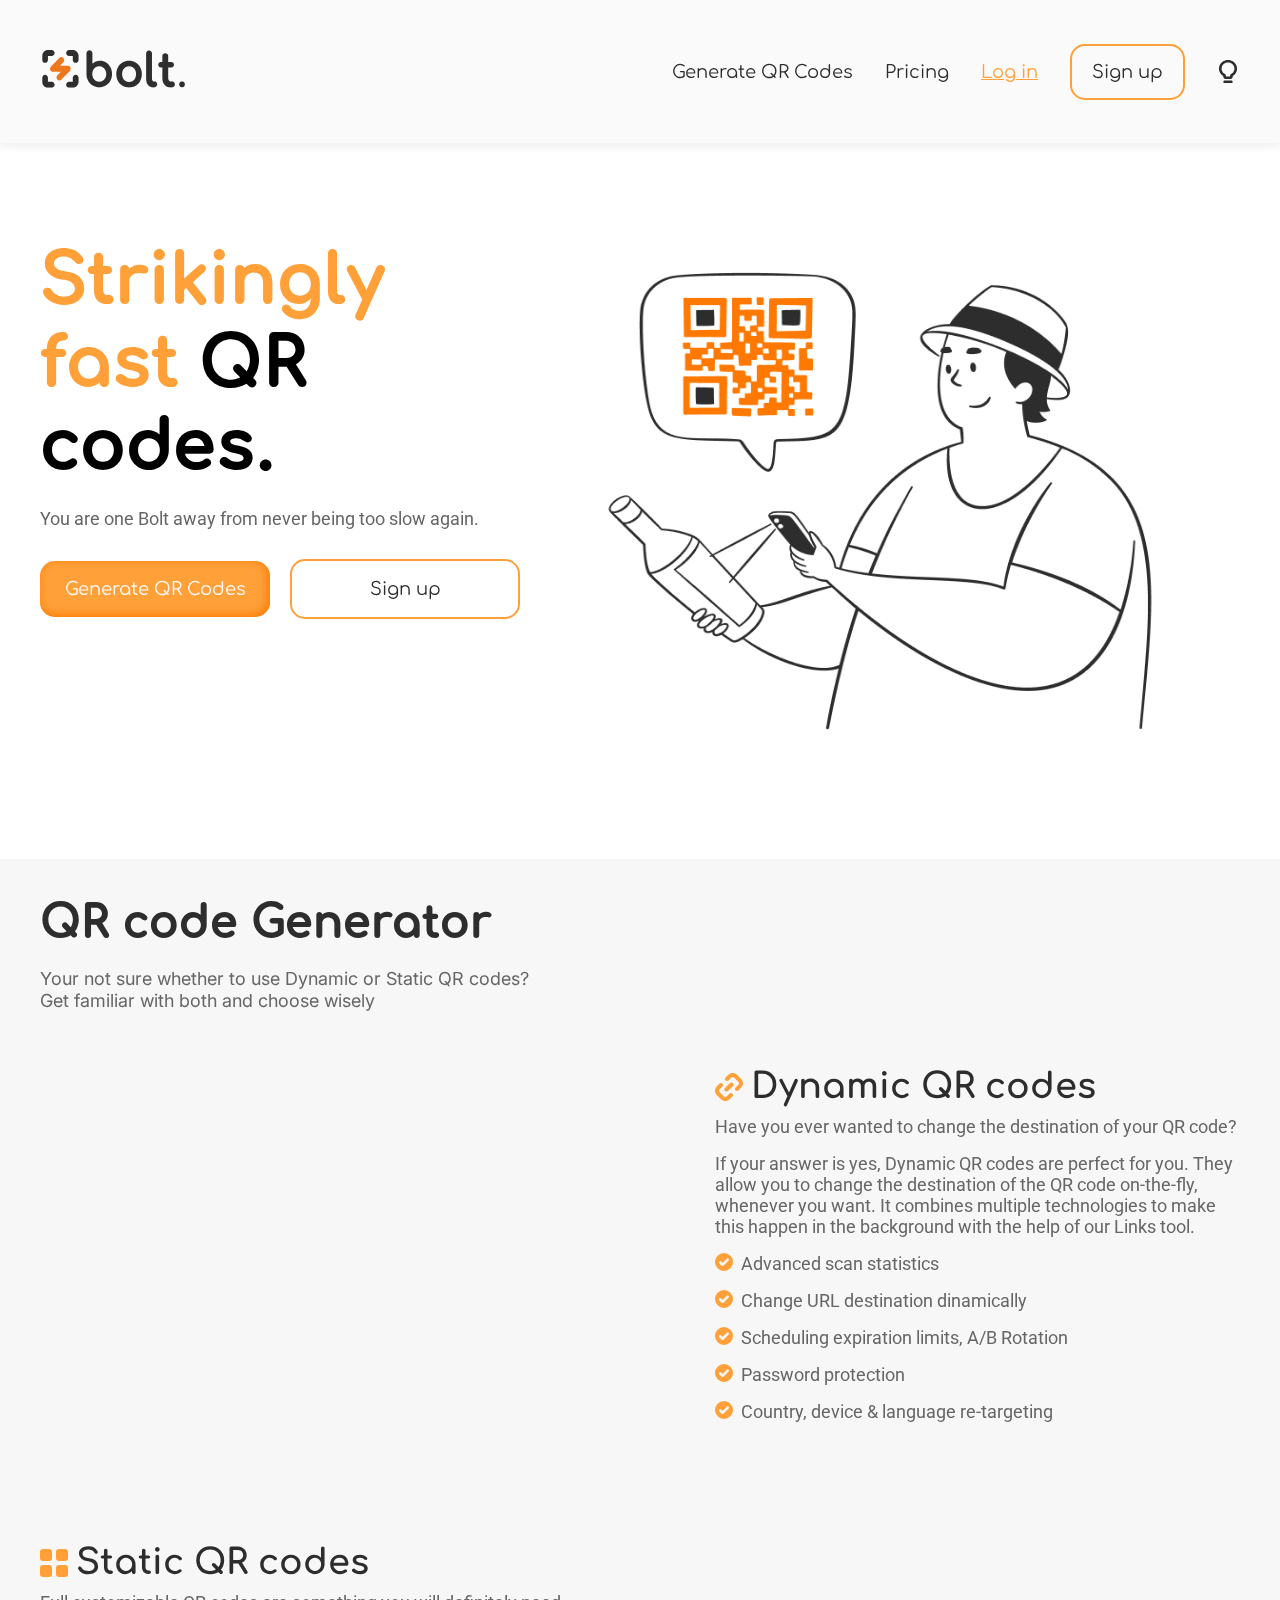
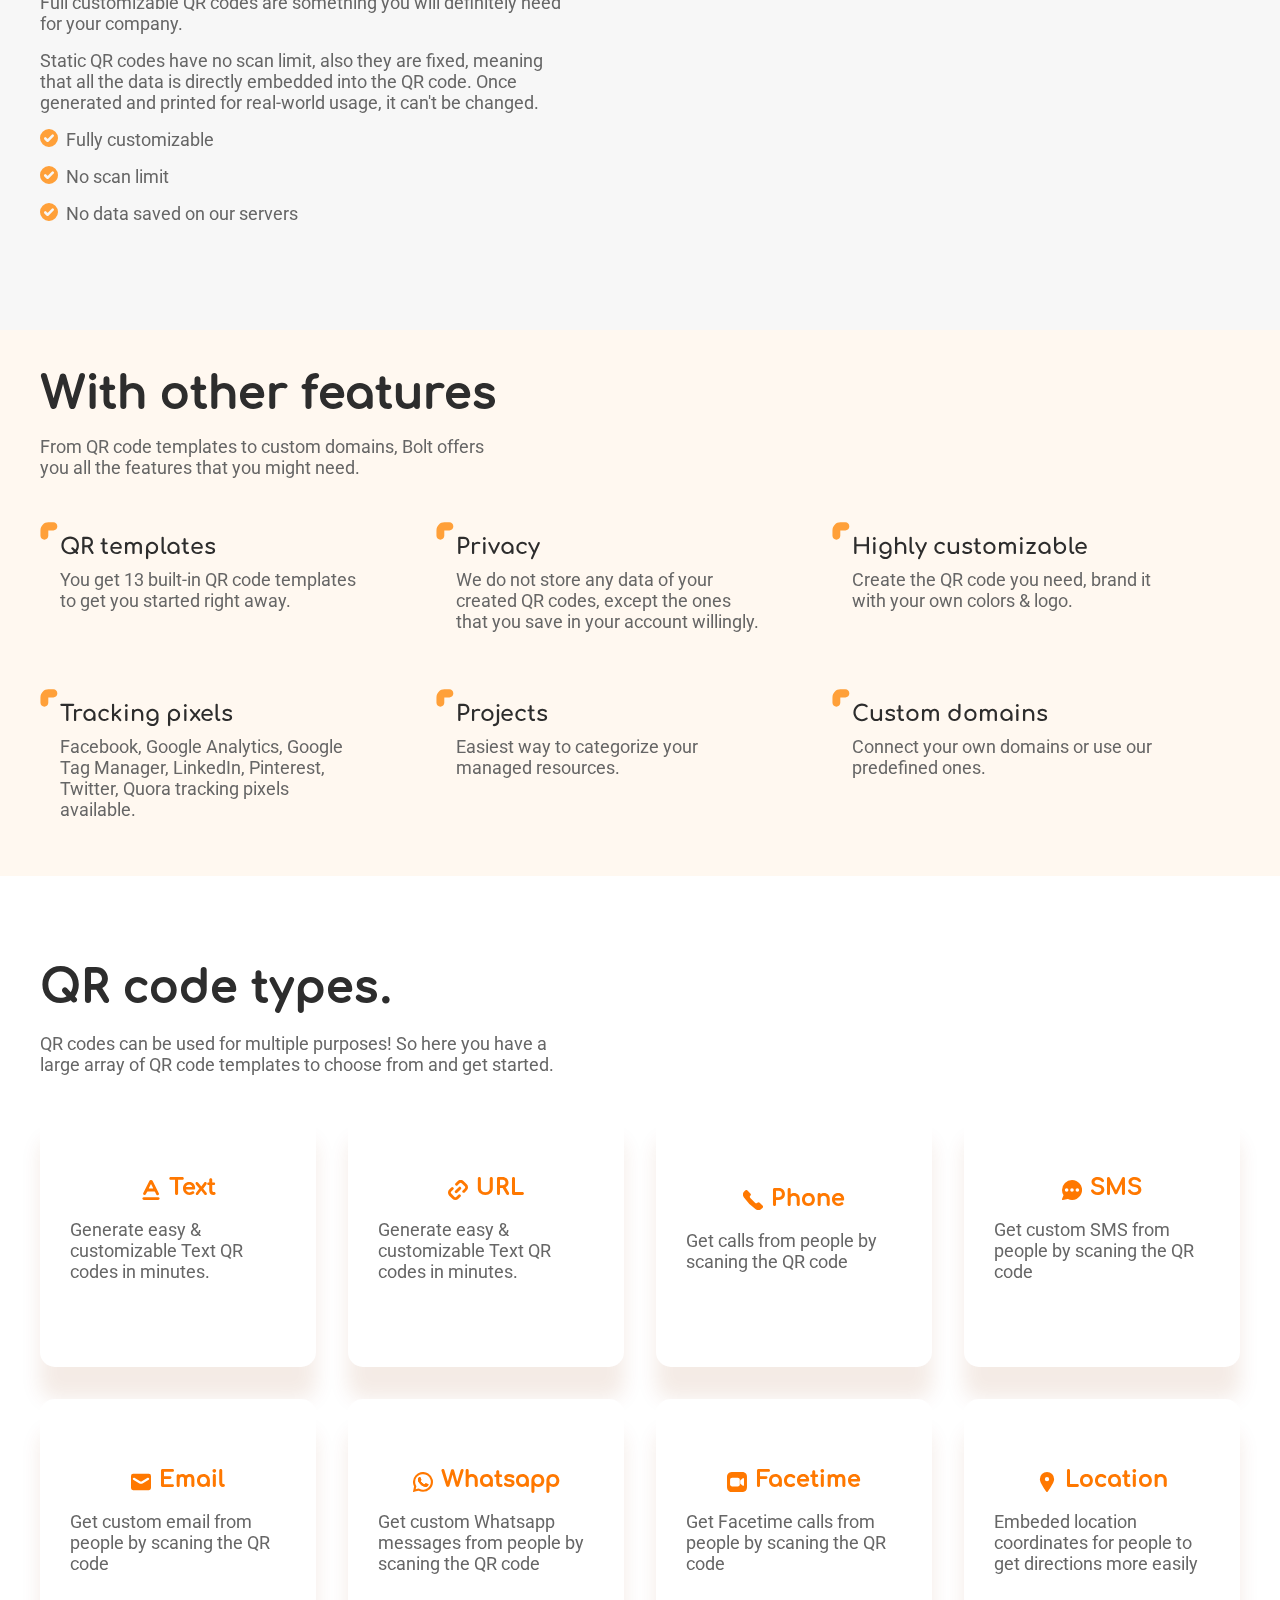
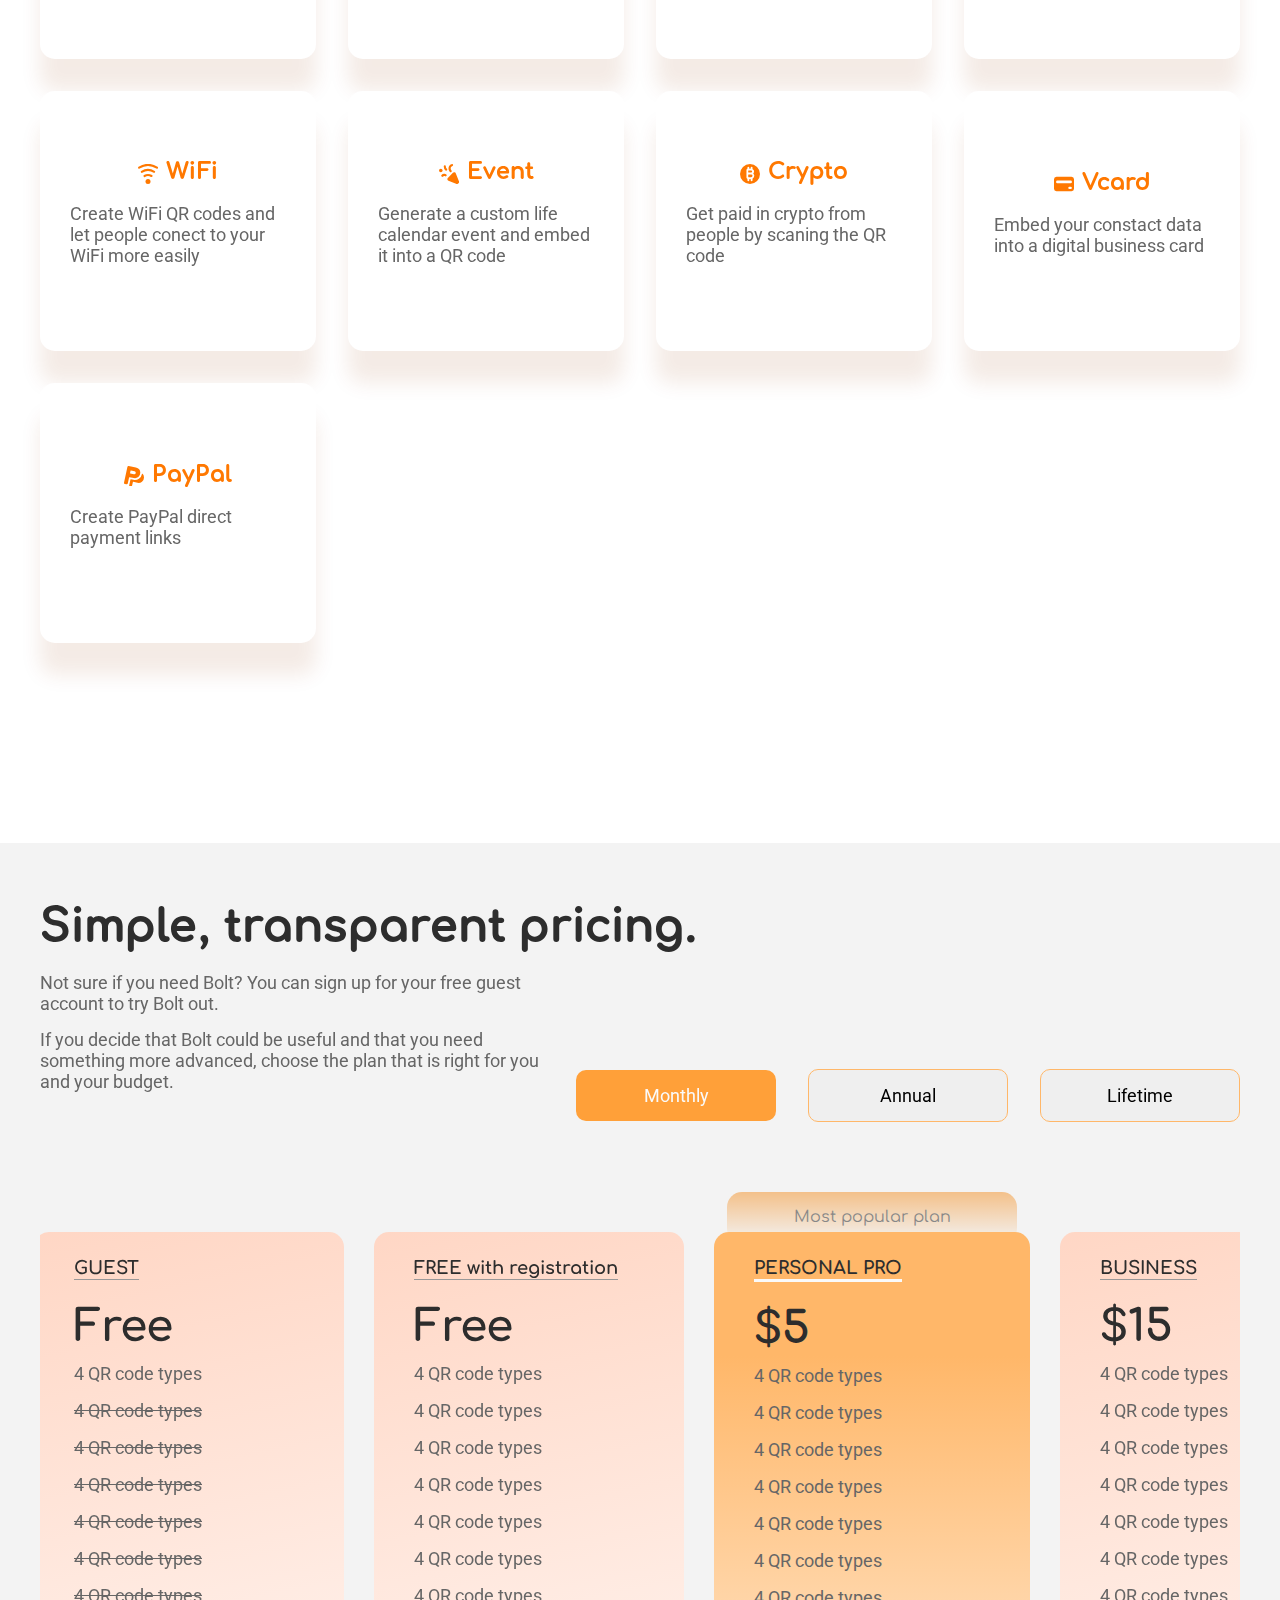
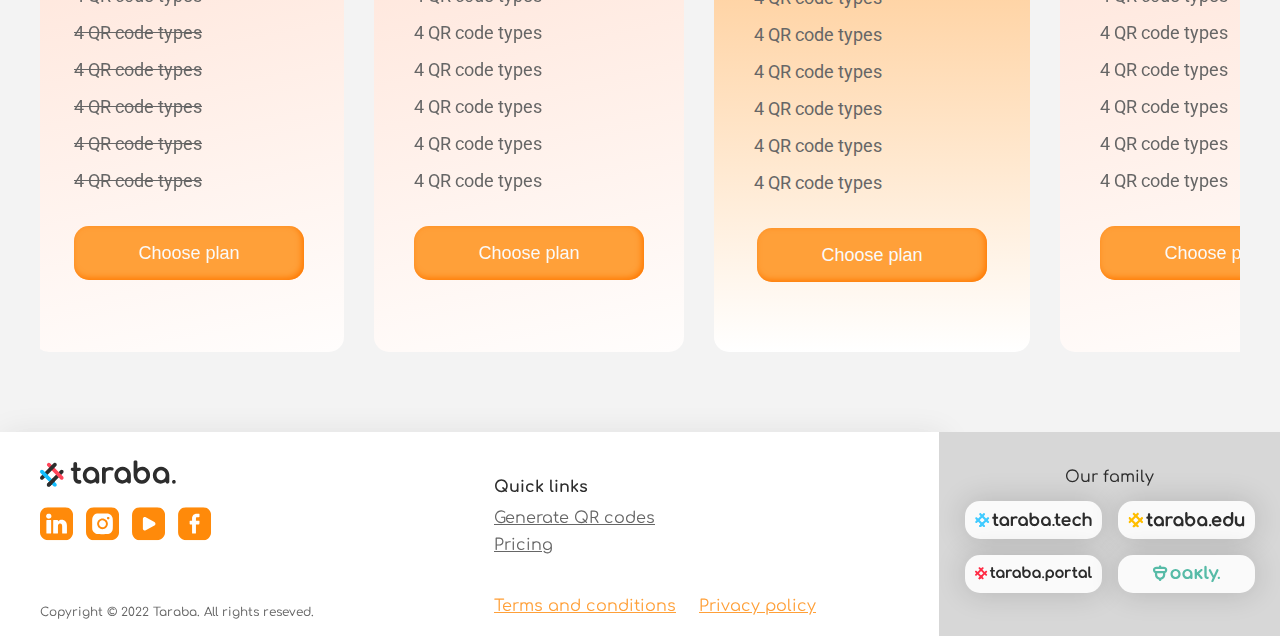
<file: HOME-PAGE/index.html>
<!DOCTYPE html>
<html lang="en">
  <head>
    <meta charset="UTF-8" />
    <meta http-equiv="X-UA-Compatible" content="IE=edge" />
    <meta name="viewport" content="width=device-width, initial-scale=1.0" />
    <title>Taraba</title>
    <link rel="preconnect" href="https://fonts.googleapis.com" />
    <link rel="preconnect" href="https://fonts.gstatic.com" crossorigin />
    <link
      href="https://fonts.googleapis.com/css2?family=Comfortaa&display=swap"
      rel="stylesheet"
    />

    <link rel="preconnect" href="https://fonts.googleapis.com" />
    <link rel="preconnect" href="https://fonts.gstatic.com" crossorigin />
    <link
      href="https://fonts.googleapis.com/css2?family=Comfortaa:wght@700&display=swap"
      rel="stylesheet"
    />

    <link rel="preconnect" href="https://fonts.googleapis.com" />
    <link rel="preconnect" href="https://fonts.gstatic.com" crossorigin />
    <link
      href="https://fonts.googleapis.com/css2?family=Comfortaa:wght@400;700&family=Roboto&display=swap"
      rel="stylesheet"
    />

    <link rel="preconnect" href="https://fonts.googleapis.com" />
    <link rel="preconnect" href="https://fonts.gstatic.com" crossorigin />
    <link
      href="https://fonts.googleapis.com/css2?family=Inter&display=swap"
      rel="stylesheet"
    />

    <link rel="stylesheet" href="style.css" />

    <script defer src="script.js"></script>
  </head>

  <body>
    <header>
      <div>
        <img
          src="assets/header/bolt-logo.svg"
          alt="bolt-logo"
          class="bolt-logo"
        />
      </div>

      <nav>
        <div class="navbar">
          <img
            src="assets/header/menu-icon2.svg"
            alt="menu-icon2"
            class="menu-icon2"
          />

          <a href="#generate">Generate QR Codes</a>
          <a href="#pricing">Pricing</a>
          <a href="../LOG-IN/index.html" class="log-in">Log in</a>
          <a href="../SIGN-UP/index.html" class="sign-up">Sign up</a>
        </div>
        <img
          src="assets/header/theme-icon.svg"
          alt="theme-icon"
          class="theme-icon"
        />

        <img
          src="assets/header/menu-icon.svg"
          alt="menu-icon"
          class="menu-icon"
        />
      </nav>
    </header>

    <main>
      <div class="home">
        <div class="main">
          <h1 class="bold"><span> Strikingly fast </span> QR codes.</h1>
          <p>You are one Bolt away from never being too slow again.</p>
          <div class="home-links">
            <a href="#generate" class="orange">Generate QR Codes</a>
            <a href="../SIGN-UP/index.html" class="white">Sign up</a>
          </div>
        </div>

        <img src="assets/main/qr-code-purchase.png" alt="qr-code-purchase" />
      </div>
    </main>

    <div class="generator" id="generate">
      <h2 class="title bold">QR code Generator</h2>
      <p class="par">
        Your not sure whether to use Dynamic or Static QR codes? Get familiar
        with both and choose wisely
      </p>

      <div class="container">
        <div class="video-container dynamic-video-container">
          <iframe
            width="100%"
            height="395"
            src="https://www.youtube.com/embed/VWvkhPFKSxY"
            title="YouTube video player"
            frameborder="0"
            allow="accelerometer; autoplay; clipboard-write; encrypted-media; gyroscope; picture-in-picture; web-share"
            allowfullscreen
          ></iframe>
        </div>

        <div class="text-container dynamic">
          <div class="padded-left">
            <div class="text-img">
              <img src="assets/generator/dynamic-icon.svg" alt="dynamic-icon" />

              <h3>Dynamic QR codes</h3>
            </div>

            <p class="paragraphs">
              Have you ever wanted to change the destination of your QR code?
            </p>

            <p class="paragraphs">
              If your answer is yes, Dynamic QR codes are perfect for you. They
              allow you to change the destination of the QR code on-the-fly,
              whenever you want. It combines multiple technologies to make this
              happen in the background with the help of our Links tool.
            </p>

            <ul>
              <li>
                <img
                  src="assets/generator/validation-icon.SVG"
                  alt="validation-icon"
                />

                <p class="paragraphs">Advanced scan statistics</p>
              </li>
              <li>
                <img
                  src="assets/generator/validation-icon.SVG"
                  alt="validation-icon"
                />

                <p class="paragraphs">Change URL destination dinamically</p>
              </li>
              <li>
                <img
                  src="assets/generator/validation-icon.SVG"
                  alt="validation-icon"
                />

                <p class="paragraphs">
                  Scheduling expiration limits, A/B Rotation
                </p>
              </li>
              <li>
                <img
                  src="assets/generator/validation-icon.SVG"
                  alt="validation-icon"
                />

                <p class="paragraphs">Password protection</p>
              </li>
              <li>
                <img
                  src="assets/generator/validation-icon.SVG"
                  alt="validation-icon"
                />

                <p class="paragraphs">
                  Country, device & language re-targeting
                </p>
              </li>
            </ul>
          </div>
        </div>
      </div>

      <div class="container">
        <div class="text-container second static">
          <div class="padded-right">
            <div class="text-img">
              <img src="assets/generator/static-icon.SVG" alt="static-icon" />

              <h3>Static QR codes</h3>
            </div>

            <p class="paragraphs static-par">
              Full customizable QR codes are something you will definitely need
              for your company.
            </p>

            <p class="paragraphs">
              Static QR codes have no scan limit, also they are fixed, meaning
              that all the data is directly embedded into the QR code. Once
              generated and printed for real-world usage, it can't be changed.
            </p>

            <p class="hidden">To summarize:</p>

            <ul>
              <li>
                <img
                  src="assets/generator/validation-icon.SVG"
                  alt="validation-icon"
                />

                <p class="paragraphs">Fully customizable</p>
              </li>
              <li>
                <img
                  src="assets/generator/validation-icon.SVG"
                  alt="validation-icon"
                />

                <p class="paragraphs">No scan limit</p>
              </li>
              <li>
                <img
                  src="assets/generator/validation-icon.SVG"
                  alt="validation-icon"
                />

                <p class="paragraphs">No data saved on our servers</p>
              </li>
            </ul>
          </div>
        </div>

        <div class="video-container second static-video-container">
          <iframe
            width="100%"
            height="395px"
            src="https://www.youtube.com/embed/VWvkhPFKSxY"
            title="YouTube video player"
            frameborder="0"
            allow="accelerometer; autoplay; clipboard-write; encrypted-media; gyroscope; picture-in-picture; web-share"
            allowfullscreen
          ></iframe>
        </div>
      </div>
    </div>

    <div class="features">
      <h2 class="bold">With other features</h2>

      <p class="paragraphs features-par">
        From QR code templates to custom domains, Bolt offers you all the
        features that you might need.
      </p>

      <div class="grid-container">
        <div>
          <img src="assets/features/features-icon.svg" alt="features-icon" />
          <h4>QR templates</h4>
          <p class="paragraphs">
            You get 13 built-in QR code templates to get you started right away.
          </p>
        </div>
        <div>
          <img src="assets/features/features-icon.svg" alt="features-icon" />
          <h4>Privacy</h4>
          <p class="paragraphs">
            We do not store any data of your created QR codes, except the ones
            that you save in your account willingly.
          </p>
        </div>
        <div>
          <img src="assets/features/features-icon.svg" alt="features-icon" />
          <h4>Highly customizable</h4>
          <p class="paragraphs">
            Create the QR code you need, brand it with your own colors & logo.
          </p>
        </div>
        <div>
          <img src="assets/features/features-icon.svg" alt="features-icon" />
          <h4>Tracking pixels</h4>
          <p class="paragraphs">
            Facebook, Google Analytics, Google Tag Manager, LinkedIn, Pinterest,
            Twitter, Quora tracking pixels available.
          </p>
        </div>
        <div>
          <img src="assets/features/features-icon.svg" alt="features-icon" />
          <h4>Projects</h4>
          <p class="paragraphs">
            Easiest way to categorize your managed resources.
          </p>
        </div>
        <div>
          <img src="assets/features/features-icon.svg" alt="features-icon" />
          <h4>Custom domains</h4>
          <p class="paragraphs">
            Connect your own domains or use our predefined ones.
          </p>
        </div>
      </div>
    </div>

    <div class="qr-code-types">
      <h2 class="title bold">QR code types.</h2>

      <p class="paragraphs types-par">
        QR codes can be used for multiple purposes! So here you have a large
        array of QR code templates to choose from and get started.
      </p>

      <div class="grid-wrapper">
        <div class="box">
          <div>
            <img src="assets/qr-code-types/text.SVG" alt="qr-code-types-text" />

            <h4 class="bold">Text</h4>
          </div>

          <p class="paragraphs">
            Generate easy & customizable Text QR codes in minutes.
          </p>
        </div>

        <div class="box">
          <div>
            <img src="assets/qr-code-types/url.SVG" alt="qr-code-types-url" />

            <h4 class="bold">URL</h4>
          </div>

          <p class="paragraphs">
            Generate easy & customizable Text QR codes in minutes.
          </p>
        </div>

        <div class="box">
          <div>
            <img
              src="assets/qr-code-types/phone.SVG"
              alt="qr-code-types-phone"
            />

            <h4 class="bold">Phone</h4>
          </div>

          <p class="paragraphs">Get calls from people by scaning the QR code</p>
        </div>

        <div class="box">
          <div>
            <img src="assets/qr-code-types/sms.SVG" alt="qr-code-types-sms" />

            <h4 class="bold">SMS</h4>
          </div>

          <p class="paragraphs">
            Get custom SMS from people by scaning the QR code
          </p>
        </div>

        <div class="box">
          <div>
            <img
              src="assets/qr-code-types/email.SVG"
              alt="qr-code-types-email"
            />

            <h4 class="bold">Email</h4>
          </div>

          <p class="paragraphs">
            Get custom email from people by scaning the QR code
          </p>
        </div>

        <div class="box">
          <div>
            <img
              src="assets/qr-code-types/whatsapp.svg"
              alt="qr-code-types-whatsapp"
            />

            <h4 class="bold">Whatsapp</h4>
          </div>

          <p class="paragraphs">
            Get custom Whatsapp messages from people by scaning the QR code
          </p>
        </div>

        <div class="box">
          <div>
            <img
              src="assets/qr-code-types/facetime.svg"
              alt="qr-code-types-facetime"
            />

            <h4 class="bold">Facetime</h4>
          </div>

          <p class="paragraphs">
            Get Facetime calls from people by scaning the QR code
          </p>
        </div>

        <div class="box">
          <div>
            <img
              src="assets/qr-code-types/location.SVG"
              alt="qr-code-types-location"
            />

            <h4 class="bold">Location</h4>
          </div>

          <p class="paragraphs">
            Embeded location coordinates for people to get directions more
            easily
          </p>
        </div>

        <div class="box">
          <div>
            <img src="assets/qr-code-types/wifi.SVG" alt="qr-code-types-wifi" />

            <h4 class="bold">WiFi</h4>
          </div>

          <p class="paragraphs">
            Create WiFi QR codes and let people conect to your WiFi more easily
          </p>
        </div>

        <div class="box">
          <div>
            <img
              src="assets/qr-code-types/event.SVG"
              alt="qr-code-types-event"
            />

            <h4 class="bold">Event</h4>
          </div>

          <p class="paragraphs">
            Generate a custom life calendar event and embed it into a QR code
          </p>
        </div>

        <div class="box">
          <div>
            <img
              src="assets/qr-code-types/crypto.SVG"
              alt="qr-code-types-crypto"
            />

            <h4 class="bold">Crypto</h4>
          </div>

          <p class="paragraphs">
            Get paid in crypto from people by scaning the QR code
          </p>
        </div>

        <div class="box">
          <div>
            <img
              src="assets/qr-code-types/vcard.SVG"
              alt="qr-code-types-vcard"
            />

            <h4 class="bold">Vcard</h4>
          </div>

          <p class="paragraphs">
            Embed your constact data into a digital business card
          </p>
        </div>

        <div class="box">
          <div>
            <img
              src="assets/qr-code-types/paypal.SVG"
              alt="qr-code-types-paypal"
            />

            <h4 class="bold">PayPal</h4>
          </div>

          <p class="paragraphs">Create PayPal direct payment links</p>
        </div>
      </div>
    </div>

    <div class="pricing" id="pricing">
      <h2 class="title bold">Simple, transparent pricing.</h2>

      <div class="text-and-btns">
        <div class="pricing-par">
          <p class="paragraphs">
            Not sure if you need Bolt? You can sign up for your free guest
            account to try Bolt out.
          </p>

          <p class="paragraphs">
            If you decide that Bolt could be useful and that you need something
            more advanced, choose the plan that is right for you and your
            budget.
          </p>
        </div>

        <div class="btns">
          <button>Monthly</button>
          <button>Annual</button>
          <button>Lifetime</button>
        </div>
      </div>
      <div class="cards-container">
        <div class="cards">
          <div class="card-1">
            <h4>GUEST</h4>
            <h2>Free</h2>

            <div class="paragraph-container">
              <p class="paragraphs">4 QR code types</p>
              <p class="paragraphs">4 QR code types</p>
              <p class="paragraphs">4 QR code types</p>
              <p class="paragraphs">4 QR code types</p>
              <p class="paragraphs">4 QR code types</p>
              <p class="paragraphs">4 QR code types</p>
              <p class="paragraphs">4 QR code types</p>
              <p class="paragraphs">4 QR code types</p>
              <p class="paragraphs">4 QR code types</p>
              <p class="paragraphs">4 QR code types</p>
              <p class="paragraphs">4 QR code types</p>
              <p class="paragraphs">4 QR code types</p>
            </div>

            <button>Choose plan</button>
          </div>

          <div class="card-2">
            <h4>FREE with registration</h4>
            <h2>Free</h2>

            <div class="paragraph-container">
              <p class="paragraphs">4 QR code types</p>
              <p class="paragraphs">4 QR code types</p>
              <p class="paragraphs">4 QR code types</p>
              <p class="paragraphs">4 QR code types</p>
              <p class="paragraphs">4 QR code types</p>
              <p class="paragraphs">4 QR code types</p>
              <p class="paragraphs">4 QR code types</p>
              <p class="paragraphs">4 QR code types</p>
              <p class="paragraphs">4 QR code types</p>
              <p class="paragraphs">4 QR code types</p>
              <p class="paragraphs">4 QR code types</p>
              <p class="paragraphs">4 QR code types</p>
            </div>

            <button>Choose plan</button>
          </div>

          <div class="specific-card">
            <div class="most-popular-plan">
              <p>Most popular plan</p>
            </div>
            <div class="card-3">
              <h4>PERSONAL PRO</h4>
              <h4 class="hidden-title">PROFESIONAL PRO</h4>

              <h2>$5</h2>

              <div class="paragraph-container">
                <p class="paragraphs">4 QR code types</p>
                <p class="paragraphs">4 QR code types</p>
                <p class="paragraphs">4 QR code types</p>
                <p class="paragraphs">4 QR code types</p>
                <p class="paragraphs">4 QR code types</p>
                <p class="paragraphs">4 QR code types</p>
                <p class="paragraphs">4 QR code types</p>
                <p class="paragraphs">4 QR code types</p>
                <p class="paragraphs">4 QR code types</p>
                <p class="paragraphs">4 QR code types</p>
                <p class="paragraphs">4 QR code types</p>
                <p class="paragraphs">4 QR code types</p>
              </div>

              <button>Choose plan</button>
            </div>
          </div>

          <div class="card-4">
            <h4>BUSINESS</h4>
            <h2>$15</h2>

            <div class="paragraph-container">
              <p class="paragraphs">4 QR code types</p>
              <p class="paragraphs">4 QR code types</p>
              <p class="paragraphs">4 QR code types</p>
              <p class="paragraphs">4 QR code types</p>
              <p class="paragraphs">4 QR code types</p>
              <p class="paragraphs">4 QR code types</p>
              <p class="paragraphs">4 QR code types</p>
              <p class="paragraphs">4 QR code types</p>
              <p class="paragraphs">4 QR code types</p>
              <p class="paragraphs">4 QR code types</p>
              <p class="paragraphs">4 QR code types</p>
              <p class="paragraphs">4 QR code types</p>
            </div>

            <button>Choose plan</button>
          </div>
        </div>
      </div>
    </div>

    <footer>
      <div class="logos-and-links">
        <div class="logos">
          <div class="taraba-logo">
            <img
              src="assets/footer/taraba-logo-latin-full-color-white 1.svg"
              alt="taraba-logo"
            />
          </div>
          <div class="social-network-logos">
            <img src="assets/footer/linked-in-large.svg" alt="linked-in" />
            <img src="assets/footer/instagram-large.svg" alt="instagram-logo" />
            <img src="assets/footer/you-tube-large.svg" alt="youtube-logo" />
            <img src="assets/footer/facebook-large.svg" alt="facebook-logo" />
          </div>

          <div><p>Copyright &copy; 2022 Taraba. All rights reseved.</p></div>
        </div>

        <div class="links">
          <p>Quick links</p>

          <div class="link-gray">
            <a href="#generate">Generate QR codes</a>
            <a href="#pricing">Pricing</a>
          </div>
          <div class="link-orange">
            <a href="#">Terms and conditions</a>
            <a href="#">Privacy policy</a>
          </div>
        </div>
      </div>

      <div class="our-family">
        <h5>Our family</h5>

        <div>
          <img
            src="assets/footer/trb-tech-logo-solid-white (1) 1.svg"
            alt="taraba-tech-logo"
          />

          <img
            src="assets/footer/trb-edu-logo-solid-white.svg"
            alt="taraba-edu-logo"
          />
        </div>

        <div>
          <img
            src="assets/footer/portal-logo-lat-solid-white 1.svg"
            alt="portal-logo"
          />

          <img
            src="assets/footer/oakly-logo-full-color 9.svg"
            alt="oakly-logo"
          />
        </div>
      </div>
    </footer>
  </body>
</html>
</file>
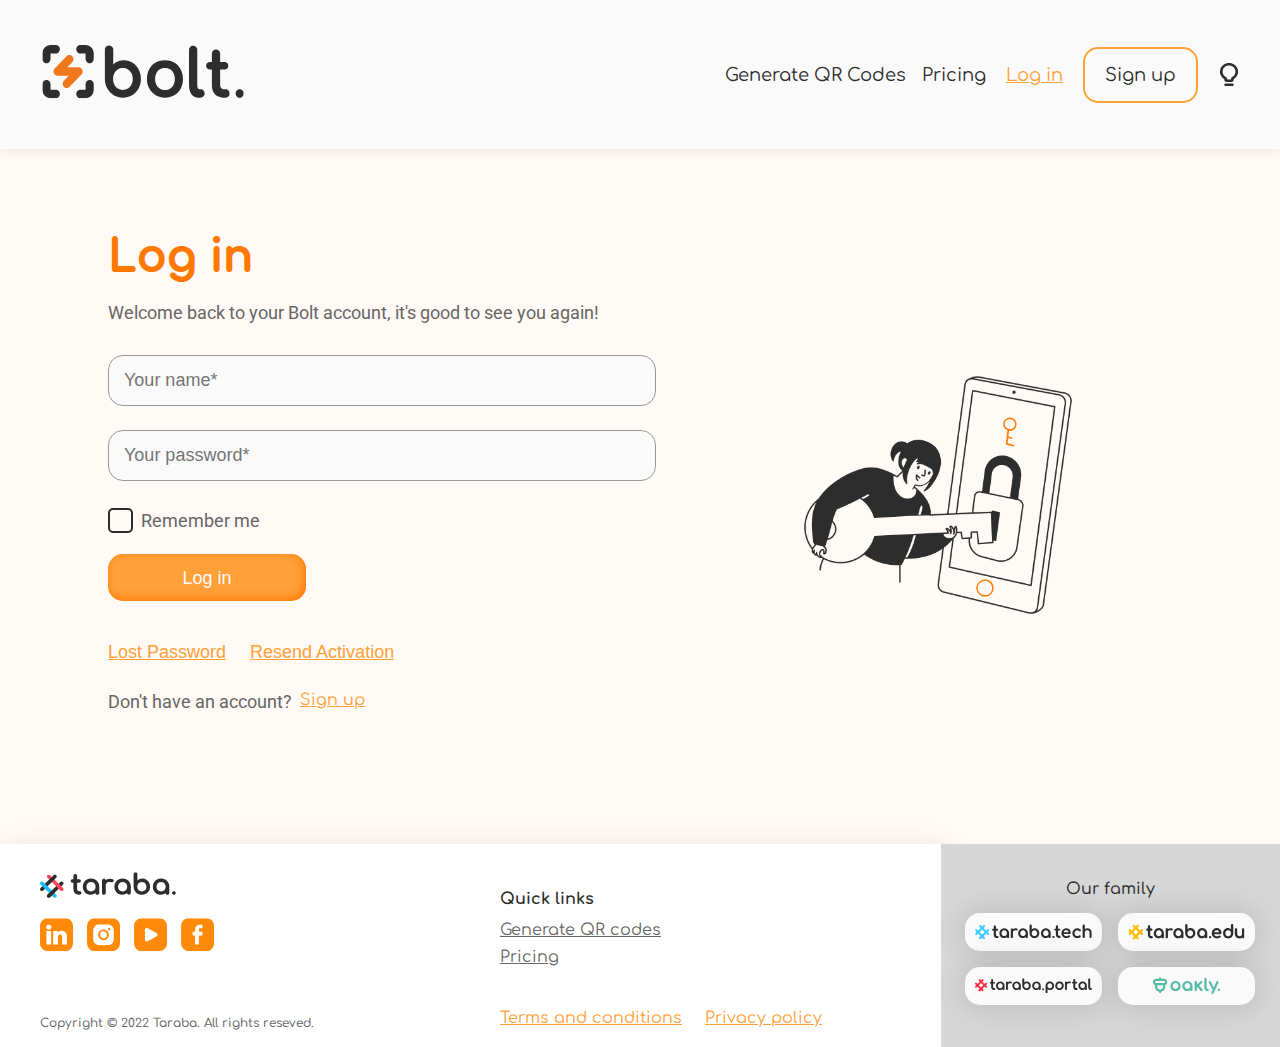
<file: LOG-IN/index.html>
<!DOCTYPE html>
<html lang="en">
  <head>
    <meta charset="UTF-8" />
    <meta http-equiv="X-UA-Compatible" content="IE=edge" />
    <meta name="viewport" content="width=device-width, initial-scale=1.0" />
    <title>Log in</title>

    <link rel="preconnect" href="https://fonts.googleapis.com" />
    <link rel="preconnect" href="https://fonts.gstatic.com" crossorigin />
    <link
      href="https://fonts.googleapis.com/css2?family=Comfortaa&display=swap"
      rel="stylesheet"
    />

    <link rel="preconnect" href="https://fonts.googleapis.com" />
    <link rel="preconnect" href="https://fonts.gstatic.com" crossorigin />
    <link
      href="https://fonts.googleapis.com/css2?family=Comfortaa:wght@700&display=swap"
      rel="stylesheet"
    />

    <link rel="preconnect" href="https://fonts.googleapis.com" />
    <link rel="preconnect" href="https://fonts.gstatic.com" crossorigin />
    <link
      href="https://fonts.googleapis.com/css2?family=Comfortaa:wght@400;700&family=Roboto&display=swap"
      rel="stylesheet"
    />

    <link rel="preconnect" href="https://fonts.googleapis.com" />
    <link rel="preconnect" href="https://fonts.gstatic.com" crossorigin />
    <link
      href="https://fonts.googleapis.com/css2?family=Inter&display=swap"
      rel="stylesheet"
    />

    <link rel="stylesheet" href="style.css" />

    <script defer src="script.js"></script>
  </head>

  <body>
    <header>
      <div>
        <img
          src="assets/header/bolt-logo.svg"
          alt="bolt-logo"
          class="bolt-logo"
        />
      </div>

      <nav>
        <div class="navbar">
          <img
            src="assets/header/menu-icon2.svg"
            alt="menu-icon2"
            class="menu-icon2"
          />

          <a href="../HOME-PAGE/index.html#generate">Generate QR Codes</a>
          <a href="../HOME-PAGE/index.html#pricing">Pricing</a>
          <a href="../LOG-IN/index.html" class="log-in">Log in</a>
          <a href="../SIGN-UP/index.html" class="sign-up">Sign up</a>
        </div>
        <img
          src="assets/header/theme-icon.svg"
          alt="theme-icon"
          class="theme-icon"
        />

        <img
          src="assets/header/menu-icon.svg"
          alt="menu-icon"
          class="menu-icon"
        />
      </nav>
    </header>

    <main>
      <div class="home">
        <h2 class="bold">Log in</h2>
        <p>Welcome back to your Bolt account, it's good to see you again!</p>

        <form action="">
          <input type="text" placeholder="Your name*" />
          <input type="password" placeholder="Your password*" />
        </form>

        <div class="checkbox">
          <img
            src="assets/log-in/chech-box.svg"
            alt="check-box"
            class="check-box"
          />

          <img
            src="assets/log-in/validation.svg"
            alt="validation"
            class="validation"
          />
          <p>Remember me</p>
        </div>

        <button class="login">Log in</button>

        <div class="main-links">
          <button class="btn-lost-password">Lost Password</button>
          <span class="hidden">/</span>
          <button class="btn-resend-activation">Resend Activation</button>
        </div>

        <div class="paragraph-link">
          <p>Don't have an account?</p>
          <a href="../SIGN-UP/index.html">Sign up</a>
        </div>
      </div>

      <div class="log-in-illustration">
        <img
          src="assets/log-in/log-in-illustration.png"
          alt="log-in-illustration"
        />
      </div>
    </main>

    <div class="lost-password">
      <div class="lost-password-home">
        <h2 class="bold">Lost password</h2>
        <p>
          We will send you an email with a magic recovery link to reset your
          password.
        </p>

        <form action="">
          <input type="email" placeholder="Your email*" />
        </form>

        <div class="btn-link">
          <button class="password-recovery">
            Send <span class="hidden-under-1024">me</span> link
          </button>

          <a href="#" class="return">Return to Login</a>
        </div>
      </div>

      <div class="lost-password-illustration">
        <img
          src="assets/log-in/lost-password-illustration.png"
          alt="lost-password-illustration"
        />
      </div>
    </div>

    <div class="resend-activation-email">
      <div class="resend-activation-email-home">
        <h2 class="bold">Resend activation email</h2>
        <p>
          We will send you an email with a magic recovery link to reset your
          password.
        </p>

        <form action="">
          <input type="email" placeholder="Your email*" />
        </form>

        <div class="btn-link">
          <button class="send-activation">Send activation</button>

          <a href="#" class="return">Return to Login</a>
        </div>
      </div>

      <div class="resend-activation-email-illustration">
        <img
          src="assets/log-in/resend-activation-email-illustration.png"
          alt="resend-activation-email-illustration"
        />
      </div>
    </div>

    <footer>
      <div class="logos-and-links">
        <div class="logos">
          <div class="taraba-logo">
            <img
              src="assets/footer/taraba-logo-latin-full-color-white 1.svg"
              alt="taraba-logo"
            />
          </div>
          <div class="social-network-logos">
            <img src="assets/footer/linked-in-large.svg" alt="linked-in" />
            <img src="assets/footer/instagram-large.svg" alt="instagram-logo" />
            <img src="assets/footer/you-tube-large.svg" alt="youtube-logo" />
            <img src="assets/footer/facebook-large.svg" alt="facebook-logo" />
          </div>

          <div><p>Copyright &copy; 2022 Taraba. All rights reseved.</p></div>
        </div>

        <div class="links">
          <p>Quick links</p>

          <div class="link-gray">
            <a href="../HOME-PAGE/index.html#generate">Generate QR codes</a>
            <a href="../HOME-PAGE/index.html#pricing">Pricing</a>
          </div>
          <div class="link-orange">
            <a href="#">Terms and conditions</a>
            <a href="#">Privacy policy</a>
          </div>
        </div>
      </div>

      <div class="our-family">
        <h5>Our family</h5>

        <div>
          <img
            src="assets/footer/trb-tech-logo-solid-white (1) 1.svg"
            alt="taraba-tech-logo"
          />

          <img
            src="assets/footer/trb-edu-logo-solid-white.svg"
            alt="taraba-edu-logo"
          />
        </div>

        <div>
          <img
            src="assets/footer/portal-logo-lat-solid-white 1.svg"
            alt="portal-logo"
          />

          <img
            src="assets/footer/oakly-logo-full-color 9.svg"
            alt="oakly-logo"
          />
        </div>
      </div>
    </footer>
  </body>
</html>
</file>
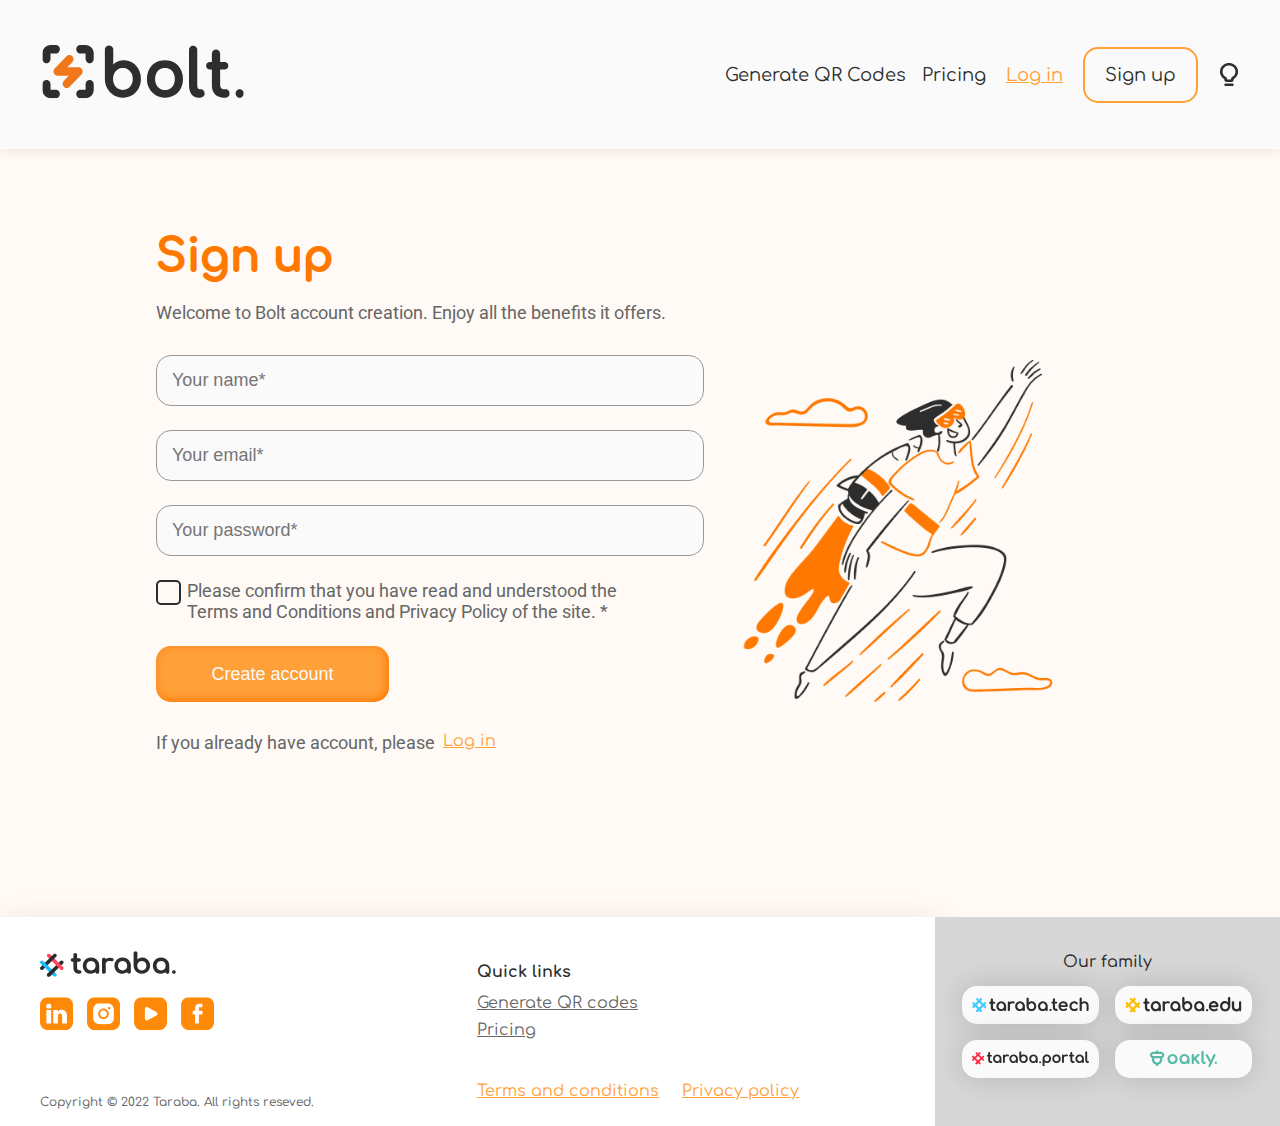
<file: SIGN-UP/index.html>
<!DOCTYPE html>
<html lang="en">
  <head>
    <meta charset="UTF-8" />
    <meta http-equiv="X-UA-Compatible" content="IE=edge" />
    <meta name="viewport" content="width=device-width, initial-scale=1.0" />
    <title>Sign up</title>

    <link rel="preconnect" href="https://fonts.googleapis.com" />
    <link rel="preconnect" href="https://fonts.gstatic.com" crossorigin />
    <link
      href="https://fonts.googleapis.com/css2?family=Comfortaa&display=swap"
      rel="stylesheet"
    />

    <link rel="preconnect" href="https://fonts.googleapis.com" />
    <link rel="preconnect" href="https://fonts.gstatic.com" crossorigin />
    <link
      href="https://fonts.googleapis.com/css2?family=Comfortaa:wght@700&display=swap"
      rel="stylesheet"
    />

    <link rel="preconnect" href="https://fonts.googleapis.com" />
    <link rel="preconnect" href="https://fonts.gstatic.com" crossorigin />
    <link
      href="https://fonts.googleapis.com/css2?family=Comfortaa:wght@400;700&family=Roboto&display=swap"
      rel="stylesheet"
    />

    <link rel="preconnect" href="https://fonts.googleapis.com" />
    <link rel="preconnect" href="https://fonts.gstatic.com" crossorigin />
    <link
      href="https://fonts.googleapis.com/css2?family=Inter&display=swap"
      rel="stylesheet"
    />

    <link rel="stylesheet" href="style.css" />
    <script defer src="script.js"></script>
  </head>
  <body>
    <header>
      <div>
        <img
          src="assets/header/bolt-logo.svg"
          alt="bolt-logo"
          class="bolt-logo"
        />
      </div>

      <nav>
        <div class="navbar">
          <img
            src="assets/header/menu-icon2.svg"
            alt="menu-icon2"
            class="menu-icon2"
          />

          <a href="../HOME-PAGE/index.html#generate">Generate QR Codes</a>
          <a href="../HOME-PAGE/index.html#pricing">Pricing</a>
          <a href="../LOG-IN/index.html" class="log-in">Log in</a>
          <a href="../SIGN-UP/index.html" class="sign-up">Sign up</a>
        </div>
        <img
          src="assets/header/theme-icon.svg"
          alt="theme-icon"
          class="theme-icon"
        />

        <img
          src="assets/header/menu-icon.svg"
          alt="menu-icon"
          class="menu-icon"
        />
      </nav>
    </header>

    <main>
      <div class="home">
        <h2 class="bold">Sign up</h2>
        <p>
          Welcome to Bolt account creation. Enjoy all the benefits it offers.
        </p>

        <form action="">
          <input type="text" placeholder="Your name*" />
          <input type="email" placeholder="Your email*" />
          <input type="password" placeholder="Your password*" />
        </form>

        <div class="checkbox">
          <img
            src="assets/sign-up/chech-box.svg"
            alt="check-box"
            class="check-box"
          />

          <img
            src="assets/sign-up/chech-box-error.svg"
            alt="check-box-error"
            class="check-box-error"
          />
          <img
            src="assets/sign-up/validation.svg"
            alt="validation"
            class="validation"
          />
          <p>
            Please confirm that you have read and understood the Terms and
            Conditions and Privacy Policy of the site. *
          </p>
        </div>

        <button class="create-account">Create account</button>

        <div class="paragraph-link">
          <p>If you already have account, please</p>
          <a href="../LOG-IN/index.html">Log in</a>
        </div>
      </div>

      <div class="sign-up-illustration">
        <img
          src="assets/sign-up/sign-up-illustration.png"
          alt="sign-up-illustration"
        />
      </div>
    </main>

    <footer>
      <div class="logos-and-links">
        <div class="logos">
          <div class="taraba-logo">
            <img
              src="assets/footer/taraba-logo-latin-full-color-white 1.svg"
              alt="taraba-logo"
            />
          </div>
          <div class="social-network-logos">
            <img src="assets/footer/linked-in-large.svg" alt="linked-in" />
            <img src="assets/footer/instagram-large.svg" alt="instagram-logo" />
            <img src="assets/footer/you-tube-large.svg" alt="youtube-logo" />
            <img src="assets/footer/facebook-large.svg" alt="facebook-logo" />
          </div>

          <div><p>Copyright &copy; 2022 Taraba. All rights reseved.</p></div>
        </div>

        <div class="links">
          <p>Quick links</p>

          <div class="link-gray">
            <a href="../HOME-PAGE/index.html#generate">Generate QR codes</a>
            <a href="../HOME-PAGE/index.html#pricing">Pricing</a>
          </div>
          <div class="link-orange">
            <a href="#">Terms and conditions</a>
            <a href="#">Privacy policy</a>
          </div>
        </div>
      </div>

      <div class="our-family">
        <h5>Our family</h5>

        <div>
          <img
            src="assets/footer/trb-tech-logo-solid-white (1) 1.svg"
            alt="taraba-tech-logo"
          />

          <img
            src="assets/footer/trb-edu-logo-solid-white.svg"
            alt="taraba-edu-logo"
          />
        </div>

        <div>
          <img
            src="assets/footer/portal-logo-lat-solid-white 1.svg"
            alt="portal-logo"
          />

          <img
            src="assets/footer/oakly-logo-full-color 9.svg"
            alt="oakly-logo"
          />
        </div>
      </div>
    </footer>
  </body>
</html>
</file>
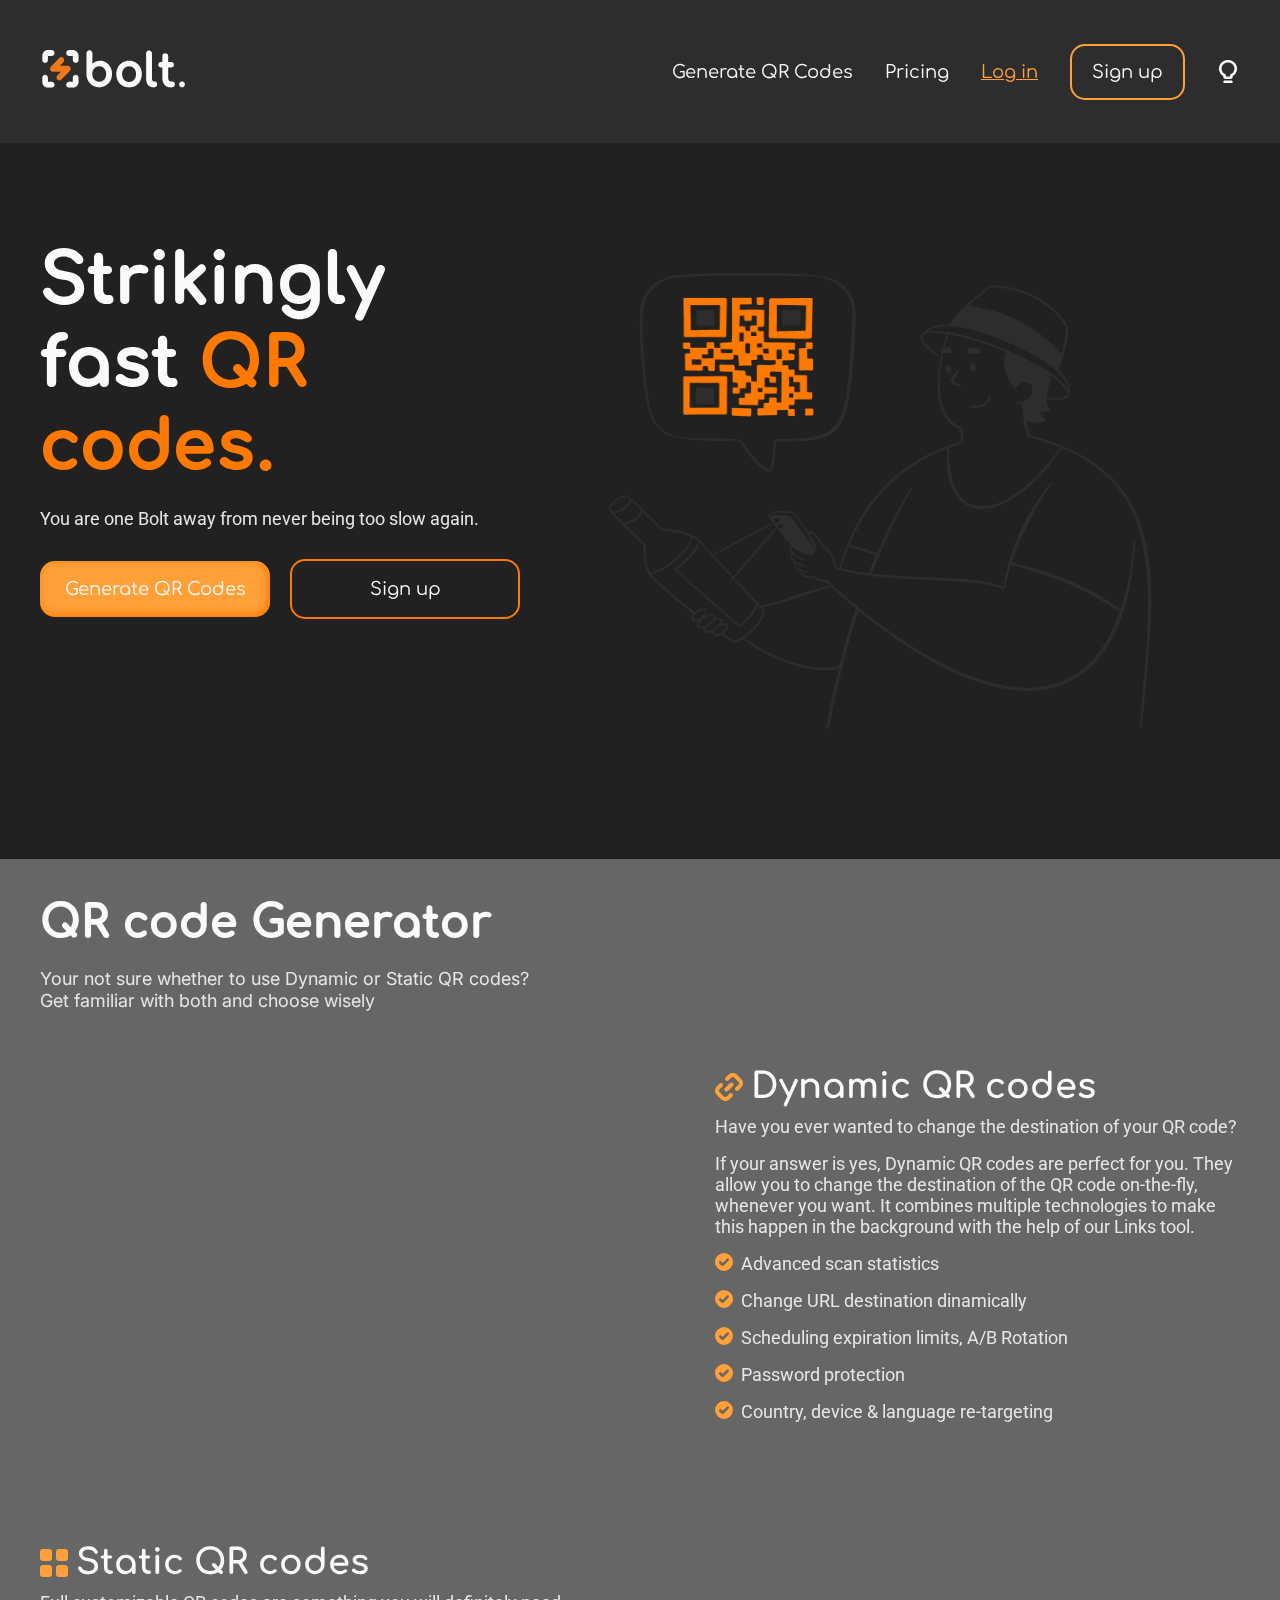
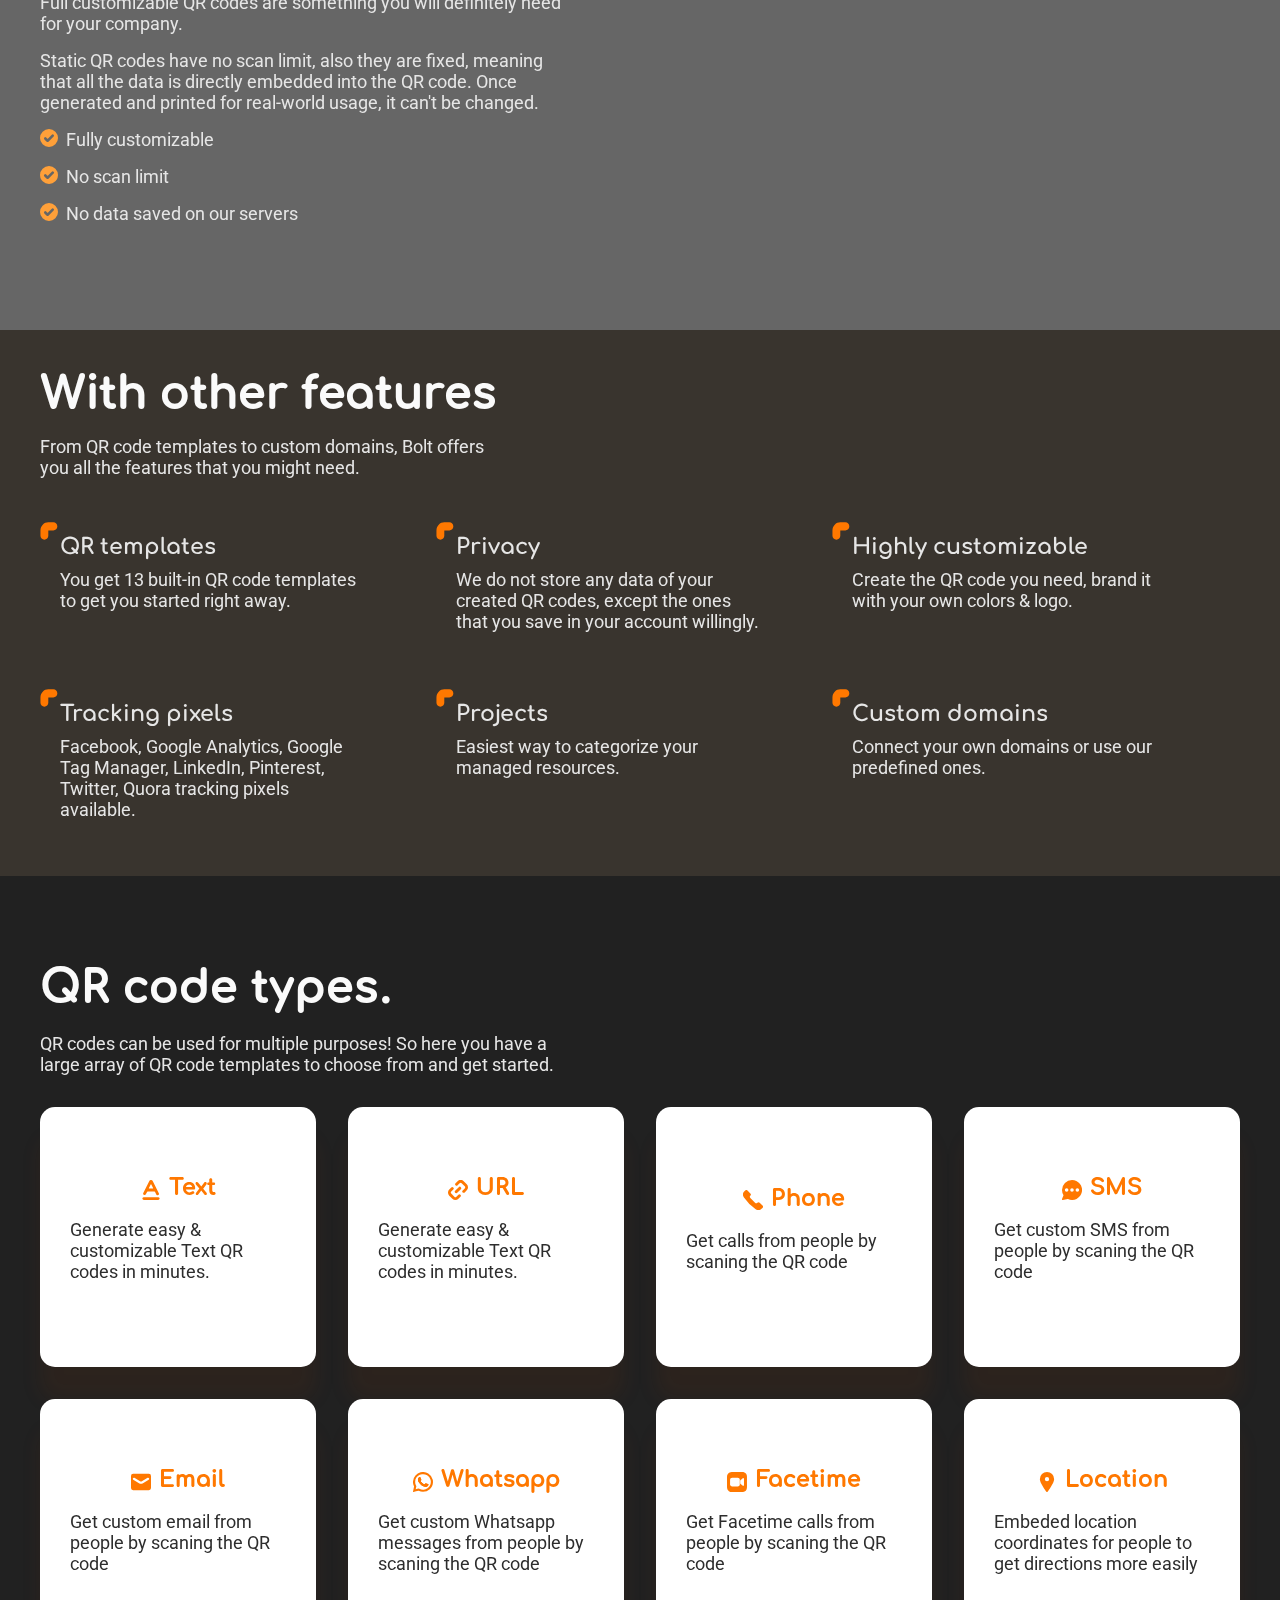
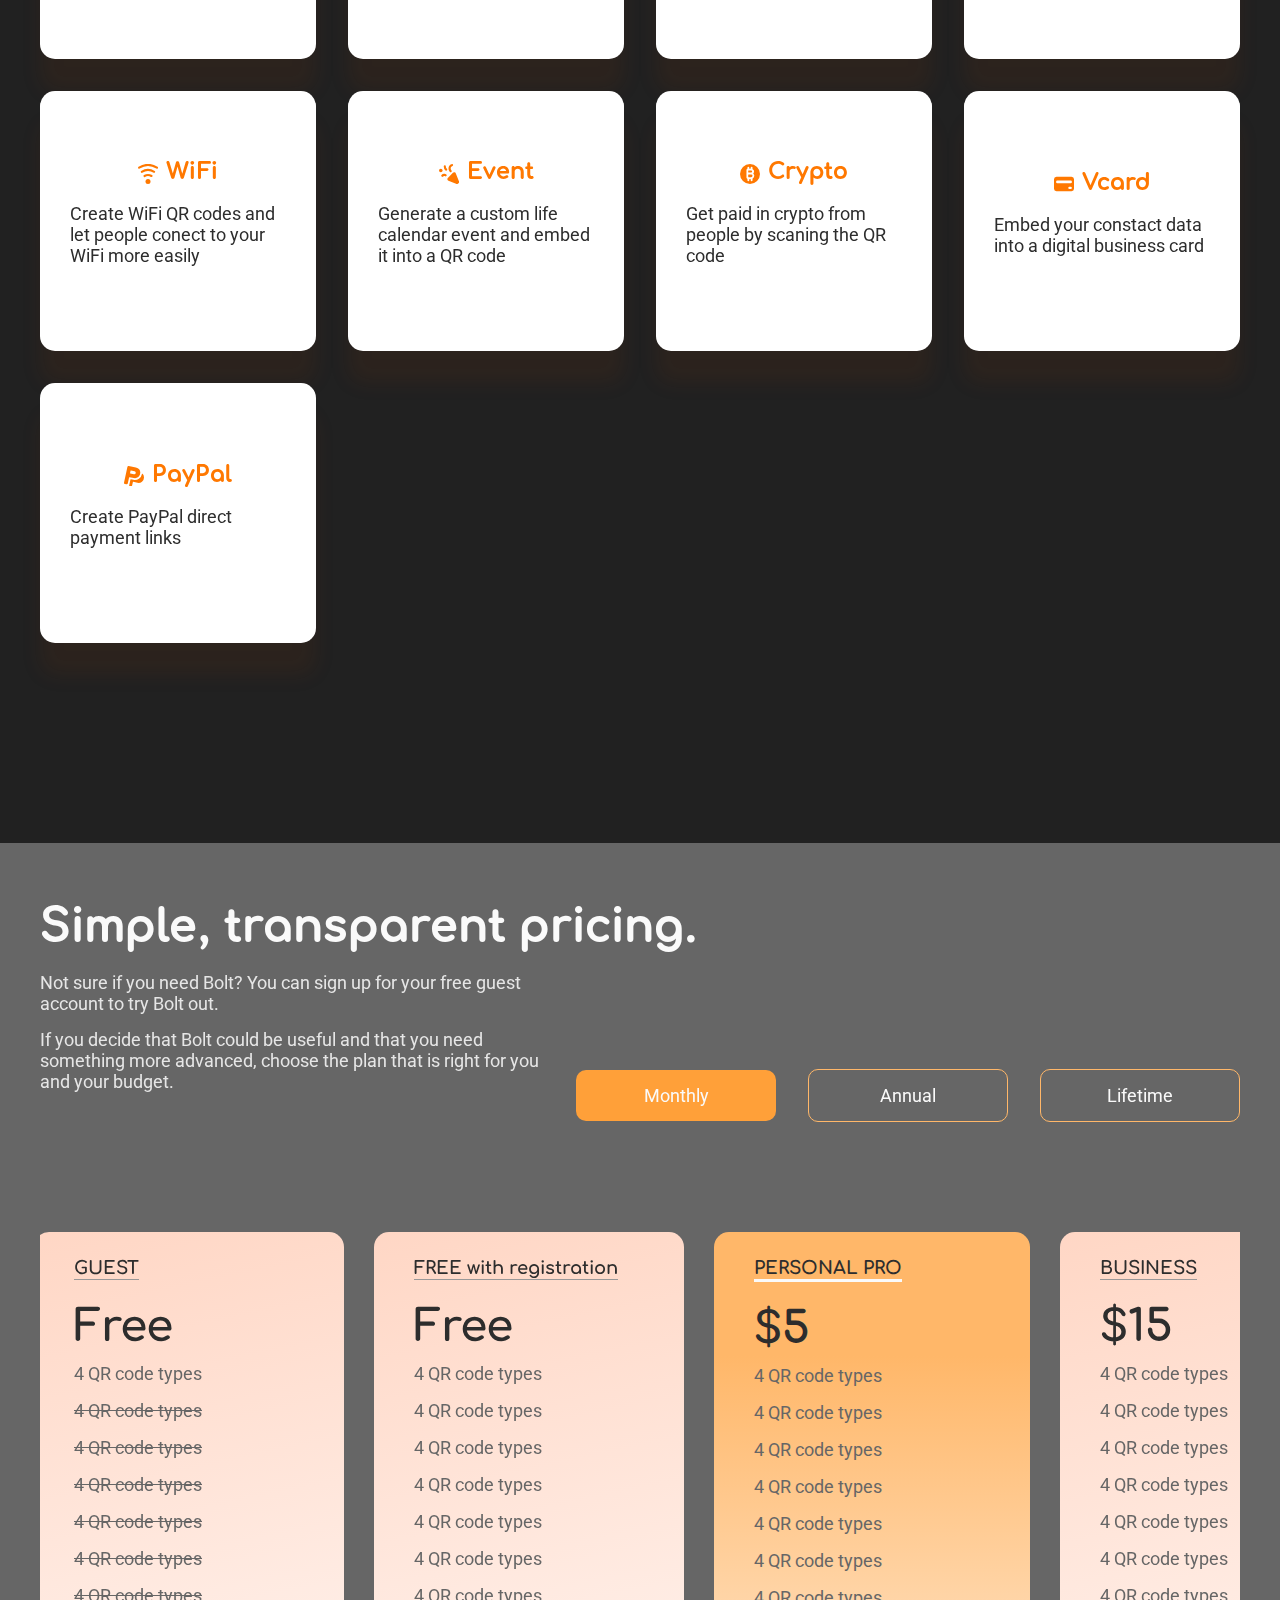
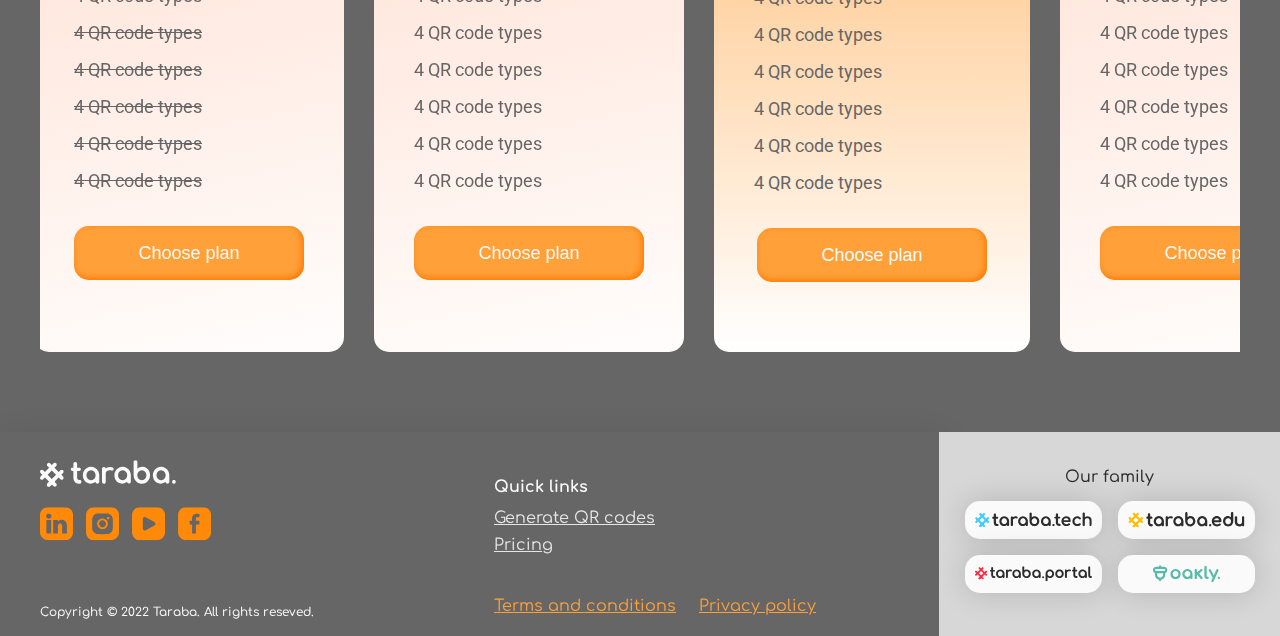
<file: HOME-PAGE/dark-version.html>
<!DOCTYPE html>
<html lang="en">
  <head>
    <meta charset="UTF-8" />
    <meta http-equiv="X-UA-Compatible" content="IE=edge" />
    <meta name="viewport" content="width=device-width, initial-scale=1.0" />
    <title>Taraba</title>
    <link rel="preconnect" href="https://fonts.googleapis.com" />
    <link rel="preconnect" href="https://fonts.gstatic.com" crossorigin />
    <link
      href="https://fonts.googleapis.com/css2?family=Comfortaa&display=swap"
      rel="stylesheet"
    />

    <link rel="preconnect" href="https://fonts.googleapis.com" />
    <link rel="preconnect" href="https://fonts.gstatic.com" crossorigin />
    <link
      href="https://fonts.googleapis.com/css2?family=Comfortaa:wght@700&display=swap"
      rel="stylesheet"
    />

    <link rel="preconnect" href="https://fonts.googleapis.com" />
    <link rel="preconnect" href="https://fonts.gstatic.com" crossorigin />
    <link
      href="https://fonts.googleapis.com/css2?family=Comfortaa:wght@400;700&family=Roboto&display=swap"
      rel="stylesheet"
    />

    <link rel="preconnect" href="https://fonts.googleapis.com" />
    <link rel="preconnect" href="https://fonts.gstatic.com" crossorigin />
    <link
      href="https://fonts.googleapis.com/css2?family=Inter&display=swap"
      rel="stylesheet"
    />

    <link rel="stylesheet" href="dark-version.css" />

    <script defer src="script.js"></script>
  </head>

  <body>
    <header>
      <div>
        <img
          src="assets/header/bolt-logo-dark.svg"
          alt="bolt-logo"
          class="bolt-logo"
        />
      </div>

      <nav>
        <div class="navbar">
          <img
            src="assets/header/menu-icon2-dark.svg"
            alt="menu-icon2"
            class="menu-icon2"
          />

          <a href="#generate">Generate QR Codes</a>
          <a href="#pricing">Pricing</a>
          <a href="../LOG-IN/dark-mode.html" class="log-in">Log in</a>
          <a href="../SIGN-UP/dark-version.html" class="sign-up">Sign up</a>
        </div>
        <img
          src="assets/header/theme-icon-dark.svg"
          alt="theme-icon"
          class="theme-icon"
        />

        <img
          src="assets/header/menu-icon-dark.svg"
          alt="menu-icon"
          class="menu-icon"
        />
      </nav>
    </header>

    <main>
      <div class="home">
        <div class="main">
          <h1 class="bold"><span> Strikingly fast </span> QR codes.</h1>
          <p>You are one Bolt away from never being too slow again.</p>
          <div class="home-links">
            <a href="#generate" class="orange">Generate QR Codes</a>
            <a href="../SIGN-UP/dark-version.html" class="white">Sign up</a>
          </div>
        </div>

        <img src="assets/main/qr-code-purchase.png" alt="qr-code-purchase" />
      </div>
    </main>

    <div class="generator" id="generate">
      <h2 class="title bold">QR code Generator</h2>
      <p class="par">
        Your not sure whether to use Dynamic or Static QR codes? Get familiar
        with both and choose wisely
      </p>

      <div class="container">
        <div class="video-container dynamic-video-container">
          <iframe
            width="100%"
            height="395"
            src="https://www.youtube.com/embed/VWvkhPFKSxY"
            title="YouTube video player"
            frameborder="0"
            allow="accelerometer; autoplay; clipboard-write; encrypted-media; gyroscope; picture-in-picture; web-share"
            allowfullscreen
          ></iframe>
        </div>

        <div class="text-container dynamic">
          <div class="padded-left">
            <div class="text-img">
              <img src="assets/generator/dynamic-icon.svg" alt="dynamic-icon" />

              <h3>Dynamic QR codes</h3>
            </div>

            <p class="paragraphs">
              Have you ever wanted to change the destination of your QR code?
            </p>

            <p class="paragraphs">
              If your answer is yes, Dynamic QR codes are perfect for you. They
              allow you to change the destination of the QR code on-the-fly,
              whenever you want. It combines multiple technologies to make this
              happen in the background with the help of our Links tool.
            </p>

            <ul>
              <li>
                <img
                  src="assets/generator/validation-icon.SVG"
                  alt="validation-icon"
                />

                <p class="paragraphs">Advanced scan statistics</p>
              </li>
              <li>
                <img
                  src="assets/generator/validation-icon.SVG"
                  alt="validation-icon"
                />

                <p class="paragraphs">Change URL destination dinamically</p>
              </li>
              <li>
                <img
                  src="assets/generator/validation-icon.SVG"
                  alt="validation-icon"
                />

                <p class="paragraphs">
                  Scheduling expiration limits, A/B Rotation
                </p>
              </li>
              <li>
                <img
                  src="assets/generator/validation-icon.SVG"
                  alt="validation-icon"
                />

                <p class="paragraphs">Password protection</p>
              </li>
              <li>
                <img
                  src="assets/generator/validation-icon.SVG"
                  alt="validation-icon"
                />

                <p class="paragraphs">
                  Country, device & language re-targeting
                </p>
              </li>
            </ul>
          </div>
        </div>
      </div>

      <div class="container">
        <div class="text-container second static">
          <div class="padded-right">
            <div class="text-img">
              <img src="assets/generator/static-icon.SVG" alt="static-icon" />

              <h3>Static QR codes</h3>
            </div>

            <p class="paragraphs static-par">
              Full customizable QR codes are something you will definitely need
              for your company.
            </p>

            <p class="paragraphs">
              Static QR codes have no scan limit, also they are fixed, meaning
              that all the data is directly embedded into the QR code. Once
              generated and printed for real-world usage, it can't be changed.
            </p>

            <p class="hidden">To summarize:</p>

            <ul>
              <li>
                <img
                  src="assets/generator/validation-icon.SVG"
                  alt="validation-icon"
                />

                <p class="paragraphs">Fully customizable</p>
              </li>
              <li>
                <img
                  src="assets/generator/validation-icon.SVG"
                  alt="validation-icon"
                />

                <p class="paragraphs">No scan limit</p>
              </li>
              <li>
                <img
                  src="assets/generator/validation-icon.SVG"
                  alt="validation-icon"
                />

                <p class="paragraphs">No data saved on our servers</p>
              </li>
            </ul>
          </div>
        </div>

        <div class="video-container second static-video-container">
          <iframe
            width="100%"
            height="395px"
            src="https://www.youtube.com/embed/VWvkhPFKSxY"
            title="YouTube video player"
            frameborder="0"
            allow="accelerometer; autoplay; clipboard-write; encrypted-media; gyroscope; picture-in-picture; web-share"
            allowfullscreen
          ></iframe>
        </div>
      </div>
    </div>

    <div class="features">
      <h2 class="bold">With other features</h2>

      <p class="paragraphs features-par">
        From QR code templates to custom domains, Bolt offers you all the
        features that you might need.
      </p>

      <div class="grid-container">
        <div>
          <img
            src="assets/features/features-icon-dark.svg"
            alt="features-icon"
          />
          <h4>QR templates</h4>
          <p class="paragraphs">
            You get 13 built-in QR code templates to get you started right away.
          </p>
        </div>
        <div>
          <img
            src="assets/features/features-icon-dark.svg"
            alt="features-icon"
          />
          <h4>Privacy</h4>
          <p class="paragraphs">
            We do not store any data of your created QR codes, except the ones
            that you save in your account willingly.
          </p>
        </div>
        <div>
          <img
            src="assets/features/features-icon-dark.svg"
            alt="features-icon"
          />
          <h4>Highly customizable</h4>
          <p class="paragraphs">
            Create the QR code you need, brand it with your own colors & logo.
          </p>
        </div>
        <div>
          <img
            src="assets/features/features-icon-dark.svg"
            alt="features-icon"
          />
          <h4>Tracking pixels</h4>
          <p class="paragraphs">
            Facebook, Google Analytics, Google Tag Manager, LinkedIn, Pinterest,
            Twitter, Quora tracking pixels available.
          </p>
        </div>
        <div>
          <img
            src="assets/features/features-icon-dark.svg"
            alt="features-icon"
          />
          <h4>Projects</h4>
          <p class="paragraphs">
            Easiest way to categorize your managed resources.
          </p>
        </div>
        <div>
          <img
            src="assets/features/features-icon-dark.svg"
            alt="features-icon"
          />
          <h4>Custom domains</h4>
          <p class="paragraphs">
            Connect your own domains or use our predefined ones.
          </p>
        </div>
      </div>
    </div>

    <div class="qr-code-types">
      <h2 class="title bold">QR code types.</h2>

      <p class="paragraphs types-par">
        QR codes can be used for multiple purposes! So here you have a large
        array of QR code templates to choose from and get started.
      </p>

      <div class="grid-wrapper">
        <div class="box">
          <div>
            <img src="assets/qr-code-types/text.SVG" alt="qr-code-types-text" />

            <h4 class="bold">Text</h4>
          </div>

          <p class="paragraphs">
            Generate easy & customizable Text QR codes in minutes.
          </p>
        </div>

        <div class="box">
          <div>
            <img src="assets/qr-code-types/url.SVG" alt="qr-code-types-url" />

            <h4 class="bold">URL</h4>
          </div>

          <p class="paragraphs">
            Generate easy & customizable Text QR codes in minutes.
          </p>
        </div>

        <div class="box">
          <div>
            <img
              src="assets/qr-code-types/phone.SVG"
              alt="qr-code-types-phone"
            />

            <h4 class="bold">Phone</h4>
          </div>

          <p class="paragraphs">Get calls from people by scaning the QR code</p>
        </div>

        <div class="box">
          <div>
            <img src="assets/qr-code-types/sms.SVG" alt="qr-code-types-sms" />

            <h4 class="bold">SMS</h4>
          </div>

          <p class="paragraphs">
            Get custom SMS from people by scaning the QR code
          </p>
        </div>

        <div class="box">
          <div>
            <img
              src="assets/qr-code-types/email.SVG"
              alt="qr-code-types-email"
            />

            <h4 class="bold">Email</h4>
          </div>

          <p class="paragraphs">
            Get custom email from people by scaning the QR code
          </p>
        </div>

        <div class="box">
          <div>
            <img
              src="assets/qr-code-types/whatsapp.svg"
              alt="qr-code-types-whatsapp"
            />

            <h4 class="bold">Whatsapp</h4>
          </div>

          <p class="paragraphs">
            Get custom Whatsapp messages from people by scaning the QR code
          </p>
        </div>

        <div class="box">
          <div>
            <img
              src="assets/qr-code-types/facetime.svg"
              alt="qr-code-types-facetime"
            />

            <h4 class="bold">Facetime</h4>
          </div>

          <p class="paragraphs">
            Get Facetime calls from people by scaning the QR code
          </p>
        </div>

        <div class="box">
          <div>
            <img
              src="assets/qr-code-types/location.SVG"
              alt="qr-code-types-location"
            />

            <h4 class="bold">Location</h4>
          </div>

          <p class="paragraphs">
            Embeded location coordinates for people to get directions more
            easily
          </p>
        </div>

        <div class="box">
          <div>
            <img src="assets/qr-code-types/wifi.SVG" alt="qr-code-types-wifi" />

            <h4 class="bold">WiFi</h4>
          </div>

          <p class="paragraphs">
            Create WiFi QR codes and let people conect to your WiFi more easily
          </p>
        </div>

        <div class="box">
          <div>
            <img
              src="assets/qr-code-types/event.SVG"
              alt="qr-code-types-event"
            />

            <h4 class="bold">Event</h4>
          </div>

          <p class="paragraphs">
            Generate a custom life calendar event and embed it into a QR code
          </p>
        </div>

        <div class="box">
          <div>
            <img
              src="assets/qr-code-types/crypto.SVG"
              alt="qr-code-types-crypto"
            />

            <h4 class="bold">Crypto</h4>
          </div>

          <p class="paragraphs">
            Get paid in crypto from people by scaning the QR code
          </p>
        </div>

        <div class="box">
          <div>
            <img
              src="assets/qr-code-types/vcard.SVG"
              alt="qr-code-types-vcard"
            />

            <h4 class="bold">Vcard</h4>
          </div>

          <p class="paragraphs">
            Embed your constact data into a digital business card
          </p>
        </div>

        <div class="box">
          <div>
            <img
              src="assets/qr-code-types/paypal.SVG"
              alt="qr-code-types-paypal"
            />

            <h4 class="bold">PayPal</h4>
          </div>

          <p class="paragraphs">Create PayPal direct payment links</p>
        </div>
      </div>
    </div>

    <div class="pricing" id="pricing">
      <h2 class="title bold">Simple, transparent pricing.</h2>

      <div class="text-and-btns">
        <div class="pricing-par">
          <p class="paragraphs">
            Not sure if you need Bolt? You can sign up for your free guest
            account to try Bolt out.
          </p>

          <p class="paragraphs">
            If you decide that Bolt could be useful and that you need something
            more advanced, choose the plan that is right for you and your
            budget.
          </p>
        </div>

        <div class="btns">
          <button>Monthly</button>
          <button>Annual</button>
          <button>Lifetime</button>
        </div>
      </div>
      <div class="cards-container">
        <div class="cards">
          <div class="card-1">
            <h4>GUEST</h4>
            <h2>Free</h2>

            <div class="paragraph-container">
              <p class="paragraphs">4 QR code types</p>
              <p class="paragraphs">4 QR code types</p>
              <p class="paragraphs">4 QR code types</p>
              <p class="paragraphs">4 QR code types</p>
              <p class="paragraphs">4 QR code types</p>
              <p class="paragraphs">4 QR code types</p>
              <p class="paragraphs">4 QR code types</p>
              <p class="paragraphs">4 QR code types</p>
              <p class="paragraphs">4 QR code types</p>
              <p class="paragraphs">4 QR code types</p>
              <p class="paragraphs">4 QR code types</p>
              <p class="paragraphs">4 QR code types</p>
            </div>

            <button>Choose plan</button>
          </div>

          <div class="card-2">
            <h4>FREE with registration</h4>
            <h2>Free</h2>

            <div class="paragraph-container">
              <p class="paragraphs">4 QR code types</p>
              <p class="paragraphs">4 QR code types</p>
              <p class="paragraphs">4 QR code types</p>
              <p class="paragraphs">4 QR code types</p>
              <p class="paragraphs">4 QR code types</p>
              <p class="paragraphs">4 QR code types</p>
              <p class="paragraphs">4 QR code types</p>
              <p class="paragraphs">4 QR code types</p>
              <p class="paragraphs">4 QR code types</p>
              <p class="paragraphs">4 QR code types</p>
              <p class="paragraphs">4 QR code types</p>
              <p class="paragraphs">4 QR code types</p>
            </div>

            <button>Choose plan</button>
          </div>

          <div class="specific-card">
            <div class="most-popular-plan">
              <p>Most popular plan</p>
            </div>
            <div class="card-3">
              <h4>PERSONAL PRO</h4>
              <h4 class="hidden-title">PROFESIONAL PRO</h4>

              <h2>$5</h2>

              <div class="paragraph-container">
                <p class="paragraphs">4 QR code types</p>
                <p class="paragraphs">4 QR code types</p>
                <p class="paragraphs">4 QR code types</p>
                <p class="paragraphs">4 QR code types</p>
                <p class="paragraphs">4 QR code types</p>
                <p class="paragraphs">4 QR code types</p>
                <p class="paragraphs">4 QR code types</p>
                <p class="paragraphs">4 QR code types</p>
                <p class="paragraphs">4 QR code types</p>
                <p class="paragraphs">4 QR code types</p>
                <p class="paragraphs">4 QR code types</p>
                <p class="paragraphs">4 QR code types</p>
              </div>

              <button>Choose plan</button>
            </div>
          </div>

          <div class="card-4">
            <h4>BUSINESS</h4>
            <h2>$15</h2>

            <div class="paragraph-container">
              <p class="paragraphs">4 QR code types</p>
              <p class="paragraphs">4 QR code types</p>
              <p class="paragraphs">4 QR code types</p>
              <p class="paragraphs">4 QR code types</p>
              <p class="paragraphs">4 QR code types</p>
              <p class="paragraphs">4 QR code types</p>
              <p class="paragraphs">4 QR code types</p>
              <p class="paragraphs">4 QR code types</p>
              <p class="paragraphs">4 QR code types</p>
              <p class="paragraphs">4 QR code types</p>
              <p class="paragraphs">4 QR code types</p>
              <p class="paragraphs">4 QR code types</p>
            </div>

            <button>Choose plan</button>
          </div>
        </div>
      </div>
    </div>

    <footer>
      <div class="logos-and-links">
        <div class="logos">
          <div class="taraba-logo">
            <img
              src="assets/footer/taraba-logo-latin-full-color-white-dark.svg"
              alt="taraba-logo"
            />
          </div>
          <div class="social-network-logos">
            <img src="assets/footer/linked-in-large.svg" alt="linked-in" />
            <img src="assets/footer/instagram-large.svg" alt="instagram-logo" />
            <img src="assets/footer/you-tube-large.svg" alt="youtube-logo" />
            <img src="assets/footer/facebook-large.svg" alt="facebook-logo" />
          </div>

          <div><p>Copyright &copy; 2022 Taraba. All rights reseved.</p></div>
        </div>

        <div class="links">
          <p>Quick links</p>

          <div class="link-gray">
            <a href="#generate">Generate QR codes</a>
            <a href="#pricing">Pricing</a>
          </div>
          <div class="link-orange">
            <a href="#">Terms and conditions</a>
            <a href="#">Privacy policy</a>
          </div>
        </div>
      </div>

      <div class="our-family">
        <h5>Our family</h5>

        <div>
          <img
            src="assets/footer/trb-tech-logo-solid-white (1) 1.svg"
            alt="taraba-tech-logo"
          />

          <img
            src="assets/footer/trb-edu-logo-solid-white.svg"
            alt="taraba-edu-logo"
          />
        </div>

        <div>
          <img
            src="assets/footer/portal-logo-lat-solid-white 1.svg"
            alt="portal-logo"
          />

          <img
            src="assets/footer/oakly-logo-full-color 9.svg"
            alt="oakly-logo"
          />
        </div>
      </div>
    </footer>
  </body>
</html>
</file>
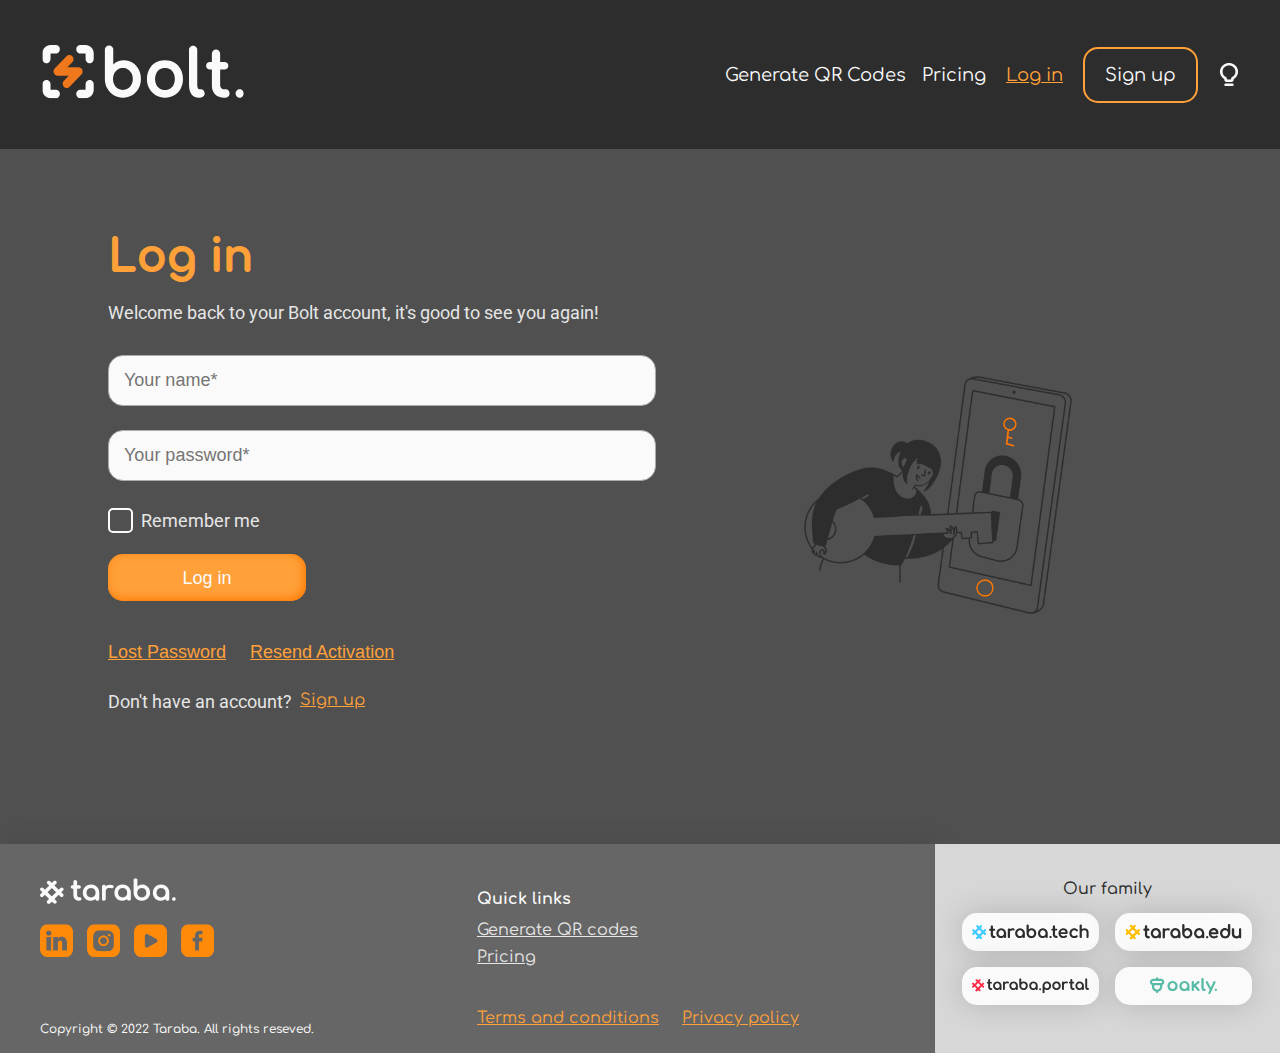
<file: LOG-IN/dark-mode.html>
<!DOCTYPE html>
<html lang="en">
  <head>
    <meta charset="UTF-8" />
    <meta http-equiv="X-UA-Compatible" content="IE=edge" />
    <meta name="viewport" content="width=device-width, initial-scale=1.0" />
    <title>Log in</title>

    <link rel="preconnect" href="https://fonts.googleapis.com" />
    <link rel="preconnect" href="https://fonts.gstatic.com" crossorigin />
    <link
      href="https://fonts.googleapis.com/css2?family=Comfortaa&display=swap"
      rel="stylesheet"
    />

    <link rel="preconnect" href="https://fonts.googleapis.com" />
    <link rel="preconnect" href="https://fonts.gstatic.com" crossorigin />
    <link
      href="https://fonts.googleapis.com/css2?family=Comfortaa:wght@700&display=swap"
      rel="stylesheet"
    />

    <link rel="preconnect" href="https://fonts.googleapis.com" />
    <link rel="preconnect" href="https://fonts.gstatic.com" crossorigin />
    <link
      href="https://fonts.googleapis.com/css2?family=Comfortaa:wght@400;700&family=Roboto&display=swap"
      rel="stylesheet"
    />

    <link rel="preconnect" href="https://fonts.googleapis.com" />
    <link rel="preconnect" href="https://fonts.gstatic.com" crossorigin />
    <link
      href="https://fonts.googleapis.com/css2?family=Inter&display=swap"
      rel="stylesheet"
    />

    <link rel="stylesheet" href="dark-mode.css" />

    <script defer src="script.js"></script>
  </head>

  <body>
    <header>
      <div>
        <img
          src="assets/header/bolt-logo-dark.svg"
          alt="bolt-logo"
          class="bolt-logo"
        />
      </div>

      <nav>
        <div class="navbar">
          <img
            src="assets/header/menu-icon2-dark.svg"
            alt="menu-icon2"
            class="menu-icon2"
          />

          <a href="../HOME-PAGE/dark-version.html#generate"
            >Generate QR Codes</a
          >
          <a href="../HOME-PAGE/dark-version.html#pricing">Pricing</a>
          <a href="../LOG-IN/dark-mode.html" class="log-in">Log in</a>
          <a href="../SIGN-UP/dark-version.html" class="sign-up">Sign up</a>
        </div>
        <img
          src="assets/header/theme-icon-dark.svg"
          alt="theme-icon"
          class="theme-icon"
        />

        <img
          src="assets/header/menu-icon-dark.svg"
          alt="menu-icon"
          class="menu-icon"
        />
      </nav>
    </header>

    <main>
      <div class="home">
        <h2 class="bold">Log in</h2>
        <p>Welcome back to your Bolt account, it's good to see you again!</p>

        <form action="">
          <input type="text" placeholder="Your name*" />
          <input type="password" placeholder="Your password*" />
        </form>

        <div class="checkbox">
          <img
            src="assets/log-in/chech-box-dark.svg"
            alt="check-box"
            class="check-box"
          />

          <img
            src="assets/log-in/validation.svg"
            alt="validation"
            class="validation"
          />
          <p>Remember me</p>
        </div>

        <button class="login">Log in</button>

        <div class="main-links">
          <button class="btn-lost-password">Lost Password</button>
          <span class="hidden">/</span>
          <button class="btn-resend-activation">Resend Activation</button>
        </div>

        <div class="paragraph-link">
          <p>Don't have an account?</p>
          <a href="../SIGN-UP/dark-version.html">Sign up</a>
        </div>
      </div>

      <div class="log-in-illustration">
        <img
          src="assets/log-in/log-in-illustration.png"
          alt="log-in-illustration"
        />
      </div>
    </main>

    <div class="lost-password">
      <div class="lost-password-home">
        <h2 class="bold">Lost password</h2>
        <p>
          We will send you an email with a magic recovery link to reset your
          password.
        </p>

        <form action="">
          <input type="email" placeholder="Your email*" />
        </form>

        <div class="btn-link">
          <button class="password-recovery">
            Send <span class="hidden-under-1024">me</span> link
          </button>

          <a href="#" class="return">Return to Login</a>
        </div>
      </div>

      <div class="lost-password-illustration">
        <img
          src="assets/log-in/lost-password-illustration.png"
          alt="lost-password-illustration"
        />
      </div>
    </div>

    <div class="resend-activation-email">
      <div class="resend-activation-email-home">
        <h2 class="bold">Resend activation email</h2>
        <p>
          We will send you an email with a magic recovery link to reset your
          password.
        </p>

        <form action="">
          <input type="email" placeholder="Your email*" />
        </form>

        <div class="btn-link">
          <button class="send-activation">Send activation</button>

          <a href="#" class="return">Return to Login</a>
        </div>
      </div>

      <div class="resend-activation-email-illustration">
        <img
          src="assets/log-in/resend-activation-email-illustration.png"
          alt="resend-activation-email-illustration"
        />
      </div>
    </div>

    <footer>
      <div class="logos-and-links">
        <div class="logos">
          <div class="taraba-logo">
            <img
              src="assets/footer/taraba-logo-latin-full-color-white-dark.svg"
              alt="taraba-logo"
            />
          </div>
          <div class="social-network-logos">
            <img src="assets/footer/linked-in-large.svg" alt="linked-in" />
            <img src="assets/footer/instagram-large.svg" alt="instagram-logo" />
            <img src="assets/footer/you-tube-large.svg" alt="youtube-logo" />
            <img src="assets/footer/facebook-large.svg" alt="facebook-logo" />
          </div>

          <div><p>Copyright &copy; 2022 Taraba. All rights reseved.</p></div>
        </div>

        <div class="links">
          <p>Quick links</p>

          <div class="link-gray">
            <a href="../HOME-PAGE/dark-version.html#generate"
              >Generate QR codes</a
            >
            <a href="../HOME-PAGE/dark-version.html#pricing">Pricing</a>
          </div>
          <div class="link-orange">
            <a href="#">Terms and conditions</a>
            <a href="#">Privacy policy</a>
          </div>
        </div>
      </div>

      <div class="our-family">
        <h5>Our family</h5>

        <div>
          <img
            src="assets/footer/trb-tech-logo-solid-white (1) 1.svg"
            alt="taraba-tech-logo"
          />

          <img
            src="assets/footer/trb-edu-logo-solid-white.svg"
            alt="taraba-edu-logo"
          />
        </div>

        <div>
          <img
            src="assets/footer/portal-logo-lat-solid-white 1.svg"
            alt="portal-logo"
          />

          <img
            src="assets/footer/oakly-logo-full-color 9.svg"
            alt="oakly-logo"
          />
        </div>
      </div>
    </footer>
  </body>
</html>
</file>
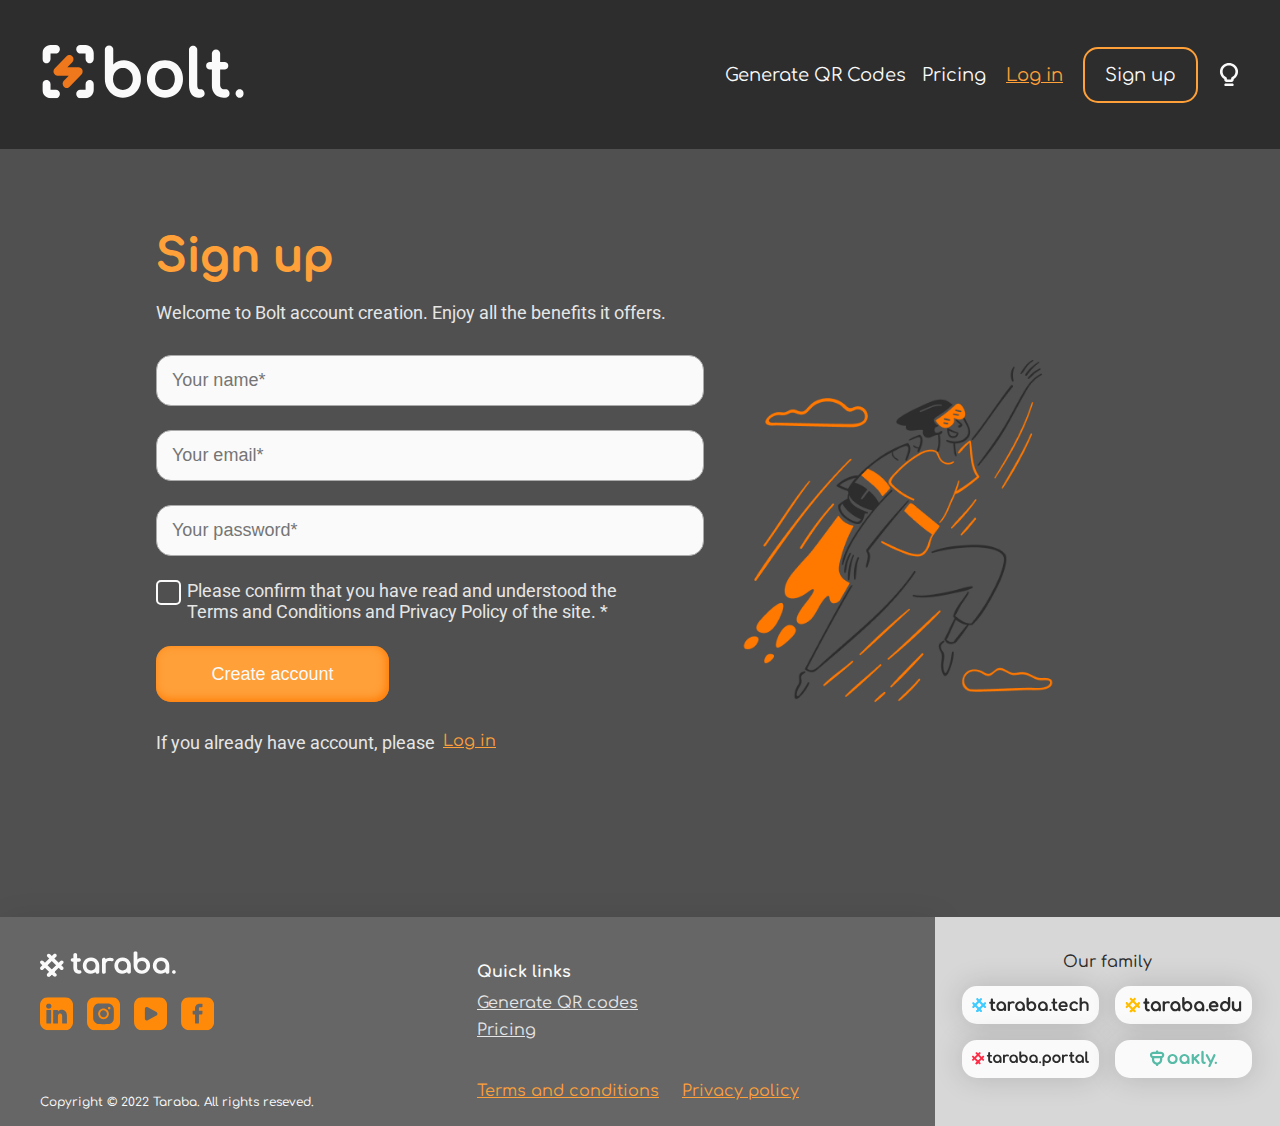
<file: SIGN-UP/dark-version.html>
<!DOCTYPE html>
<html lang="en">
  <head>
    <meta charset="UTF-8" />
    <meta http-equiv="X-UA-Compatible" content="IE=edge" />
    <meta name="viewport" content="width=device-width, initial-scale=1.0" />
    <title>Sign up</title>

    <link rel="preconnect" href="https://fonts.googleapis.com" />
    <link rel="preconnect" href="https://fonts.gstatic.com" crossorigin />
    <link
      href="https://fonts.googleapis.com/css2?family=Comfortaa&display=swap"
      rel="stylesheet"
    />

    <link rel="preconnect" href="https://fonts.googleapis.com" />
    <link rel="preconnect" href="https://fonts.gstatic.com" crossorigin />
    <link
      href="https://fonts.googleapis.com/css2?family=Comfortaa:wght@700&display=swap"
      rel="stylesheet"
    />

    <link rel="preconnect" href="https://fonts.googleapis.com" />
    <link rel="preconnect" href="https://fonts.gstatic.com" crossorigin />
    <link
      href="https://fonts.googleapis.com/css2?family=Comfortaa:wght@400;700&family=Roboto&display=swap"
      rel="stylesheet"
    />

    <link rel="preconnect" href="https://fonts.googleapis.com" />
    <link rel="preconnect" href="https://fonts.gstatic.com" crossorigin />
    <link
      href="https://fonts.googleapis.com/css2?family=Inter&display=swap"
      rel="stylesheet"
    />

    <link rel="stylesheet" href="dark-version.css" />
    <script defer src="script2.js"></script>
  </head>
  <body>
    <header>
      <div>
        <img
          src="assets/header/bolt-logo-dark.svg"
          alt="bolt-logo"
          class="bolt-logo"
        />
      </div>

      <nav>
        <div class="navbar">
          <img
            src="assets/header/menu-icon2-dark.svg"
            alt="menu-icon2"
            class="menu-icon2"
          />

          <a href="../HOME-PAGE/dark-version.html#generate"
            >Generate QR Codes</a
          >
          <a href="../HOME-PAGE/dark-version.html#pricing">Pricing</a>
          <a href="../LOG-IN/dark-mode.html" class="log-in">Log in</a>
          <a href="../SIGN-UP/dark-version.html" class="sign-up">Sign up</a>
        </div>
        <img
          src="assets/header/theme-icon-dark.svg"
          alt="theme-icon"
          class="theme-icon"
        />

        <img
          src="assets/header/menu-icon-dark.svg"
          alt="menu-icon"
          class="menu-icon"
        />
      </nav>
    </header>

    <main>
      <div class="home">
        <h2 class="bold">Sign up</h2>
        <p>
          Welcome to Bolt account creation. Enjoy all the benefits it offers.
        </p>

        <form action="">
          <input type="text" placeholder="Your name*" />
          <input type="email" placeholder="Your email*" />
          <input type="password" placeholder="Your password*" />
        </form>

        <div class="checkbox">
          <img
            src="assets/sign-up/chech-box-dark.svg"
            alt="check-box"
            class="check-box"
          />

          <img
            src="assets/sign-up/chech-box-error.svg"
            alt="check-box-error"
            class="check-box-error"
          />
          <img
            src="assets/sign-up/validation.svg"
            alt="validation"
            class="validation"
          />
          <p>
            Please confirm that you have read and understood the Terms and
            Conditions and Privacy Policy of the site. *
          </p>
        </div>

        <button class="create-account">Create account</button>

        <div class="paragraph-link">
          <p>If you already have account, please</p>
          <a href="../LOG-IN/dark-mode.html">Log in</a>
        </div>
      </div>

      <div class="sign-up-illustration">
        <img
          src="assets/sign-up/sign-up-illustration.png"
          alt="sign-up-illustration"
        />
      </div>
    </main>

    <footer>
      <div class="logos-and-links">
        <div class="logos">
          <div class="taraba-logo">
            <img
              src="assets/footer/taraba-logo-latin-full-color-white-dark.svg"
              alt="taraba-logo"
            />
          </div>
          <div class="social-network-logos">
            <img src="assets/footer/linked-in-large.svg" alt="linked-in" />
            <img src="assets/footer/instagram-large.svg" alt="instagram-logo" />
            <img src="assets/footer/you-tube-large.svg" alt="youtube-logo" />
            <img src="assets/footer/facebook-large.svg" alt="facebook-logo" />
          </div>

          <div><p>Copyright &copy; 2022 Taraba. All rights reseved.</p></div>
        </div>

        <div class="links">
          <p>Quick links</p>

          <div class="link-gray">
            <a href="../HOME-PAGE/dark-version.html#generate"
              >Generate QR codes</a
            >
            <a href="../HOME-PAGE/dark-version.html#pricing">Pricing</a>
          </div>
          <div class="link-orange">
            <a href="#">Terms and conditions</a>
            <a href="#">Privacy policy</a>
          </div>
        </div>
      </div>

      <div class="our-family">
        <h5>Our family</h5>

        <div>
          <img
            src="assets/footer/trb-tech-logo-solid-white (1) 1.svg"
            alt="taraba-tech-logo"
          />

          <img
            src="assets/footer/trb-edu-logo-solid-white.svg"
            alt="taraba-edu-logo"
          />
        </div>

        <div>
          <img
            src="assets/footer/portal-logo-lat-solid-white 1.svg"
            alt="portal-logo"
          />

          <img
            src="assets/footer/oakly-logo-full-color 9.svg"
            alt="oakly-logo"
          />
        </div>
      </div>
    </footer>
  </body>
</html>
</file>
<file: HOME-PAGE/style.css>
* {
  margin: 0;
  padding: 0;
  box-sizing: border-box;
}

html {
  scroll-behavior: smooth;
}

@font-face {
  font-family: "TarabaBold";
  src: url("./assets/TarabaFont-ExtraBold.ttf") format("ttf"),
    url("./assets/TarabaFont-ExtraBold.woff2") format("woff2");
}

.bold {
  font-family: "TarabaBold" !important;
}

body {
  font-family: "Comfortaa", cursive;
  overflow-x: hidden;
}

body ::-webkit-scrollbar {
  display: none;
}

/* HEADER */
header {
  background-color: #fafafa;
  box-shadow: 0px 2px 10px rgba(45, 45, 45, 0.1);
  display: flex;
  align-items: center;
  justify-content: space-between;
}

.bolt-logo {
  width: 147px;
  height: 39px;
  margin: 50px 40px;
}

nav {
  display: flex;
  align-items: center;
  height: 100%;
}

.navbar {
  display: flex;
  align-items: center;
}

nav a {
  font-size: 18px;
  line-height: 22px;
  margin: 16px;
  text-decoration: none;
  color: #2d2d2d;
  display: block;
}

.log-in {
  color: #ffa039;
  text-decoration: underline;
}

.sign-up {
  border: 2px solid #ffa039;
  border-radius: 15px;
  padding: 15px 20px;
}

.theme-icon {
  margin-left: 16px;
  margin-right: 41px;
  width: 22px;
  height: 23px;
}

.menu-icon {
  display: none;
}

.menu-icon2 {
  display: none;
}

/* HOME */
.home {
  display: flex;
  justify-content: space-between;
  padding: 40px;
}

.home img {
  width: 100%;
  max-width: 569.97px;
  height: 100%;
  max-height: 516.14px;
  margin: 60px 75px;
}

.home-links {
  display: flex;
  align-items: center;
  flex-wrap: nowrap;
}

.main {
  margin-top: 60px;
  width: 550px;
}

.main h1 {
  font-family: "Comfortaa", cursive;
  font-size: 68px;
  line-height: 83px;
  color: #000000;
}

.main span {
  color: #ffa039;
}

.main p {
  font-family: "Roboto", sans-serif;
  font-size: 18px;
  line-height: 21px;
  color: #666666;
  margin-top: 16px;
}

.main a {
  margin-top: 30px;
  display: inline-block;
  text-decoration: none;
  font-size: 18px;
  line-height: 22px;
  padding: 17px;
  width: 230px;
  text-align: center;
  box-sizing: border-box;
}

.orange {
  background: #ffa039;
  box-shadow: inset -2px -2px 10px #ff7800;
  border-radius: 15px;
  color: #fafafa;
  margin-right: 20px;
}

.white {
  border: 2px solid #ffa039;
  border-radius: 15px;
  color: #2d2d2d;
}

/* GENERATOR */
.generator {
  padding: 40px;
  background-color: rgba(215, 215, 215, 0.2);
}

.generator .par {
  font-family: "Inter", sans-serif;
  font-size: 18px;
  line-height: 22px;
  color: #666666;
  width: 500px;
}

.container {
  display: flex;
  align-items: center;
  justify-content: center;
}

.video-container {
  margin-top: 40px;
  flex: 1 1 auto;
  width: 100%;
}

.video-container iframe {
  border-radius: 15px;
  width: 100%;
}

.text-img {
  display: flex;
  align-items: center;
  margin-bottom: 8px;
}

.text-img img {
  width: 28px;
  height: 28px;
  margin-right: 8px;
}

.text-img h3 {
  font-size: 35.16px;
  line-height: 43px;
  color: #2d2d2d;
  font-weight: bold;
}

.text-container {
  margin-top: 40px;
  flex: 1 1 auto;
  width: 100%;
}

.text-container .padded-left {
  padding-left: 150px;
}

.text-container .padded-right {
  padding-right: 150px;
}

.paragraphs {
  font-family: "Roboto";
  font-size: 18px;
  line-height: 21px;
  color: #666666;
  margin-bottom: 16px;
}

.hidden {
  display: none;
}

ul {
  list-style-type: none;
  align-items: center;
}

li {
  display: flex;
  gap: 8px;
}

li img {
  width: 18px;
  height: 18px;
}

/* FEATURES */
.features {
  padding: 40px;
  background: rgba(255, 183, 105, 0.1);
}

.features h2 {
  font-size: 43.95px;
  line-height: 53px;
  color: #2d2d2d;
  margin-bottom: 13px;
}

.features-par {
  width: 450px;
  margin-bottom: 38px;
}

.features img {
  width: 18px;
  height: 18px;
  margin-bottom: -10px;
}

.grid-container {
  display: grid;
  grid-template-columns: 340px 340px 340px;
  grid-gap: 50px 150px;
}

.grid-container h4 {
  margin-left: 20px;
  margin-bottom: 8px;
  font-size: 22.05px;
  line-height: 27px;
  color: #2d2d2d;
}

.grid-container p {
  margin-left: 20px;
}

/* QR CODE TYPES */
.qr-code-types {
  padding: 88px 40px 200px 40px;
}

.types-par {
  margin-bottom: 32px;
  width: 540px;
}

.grid-wrapper {
  display: grid;
  grid-template-columns: 1fr 1fr 1fr 1fr;
  grid-gap: 32px;
  place-items: center;
}

.box {
  background: #ffffff;
  border-radius: 15px;
  box-shadow: 0 32px 20px rgba(145, 60, 0, 0.1);
  padding: 30px;
  display: flex;
  flex-direction: column;
  justify-content: center;
  height: 260px;
}

.grid-wrapper img {
  width: 20px;
  height: 20px;
}

.grid-wrapper div div {
  display: flex;
  align-items: center;
  gap: 8px;
  justify-content: center;
  margin-bottom: 16px;
}

.grid-wrapper h4 {
  font-size: 22.05px;
  line-height: 27px;
  color: #ff7800;
}

/* PRICING */
.pricing {
  background-color: rgba(215, 215, 215, 0.3);
  padding: 60px 40px 80px 40px;
}

.title {
  font-size: 43.95px;
  line-height: 53px;
  color: #2d2d2d;
  margin-bottom: 16px;
}

.text-and-btns {
  display: flex;
  justify-content: space-between;
  align-items: end;
}

.pricing-par {
  display: flex;
  flex-direction: column;
  justify-content: space-between;
  height: 120px;
  width: 520px;
}

.pricing-par p {
  margin-bottom: 0;
}

.btns {
  display: flex;
  align-items: center;
}

.btns button {
  margin-left: 32px;
  width: 200px;
  padding: 15px 60px 15px 60px;
  margin-bottom: -30px;
  font-family: "Roboto";
  color: #000000;
  font-size: 18px;
  line-height: 21px;
  border: 1px solid #ffb769;
  border-radius: 10px;
  cursor: pointer;
}

.btns button:first-child {
  background: #ffa039;
  border: none;
  color: #fafafa;
}

.cards {
  display: flex;
  margin-top: 140px;
  justify-content: space-evenly;
}

.card-1,
.card-2,
.card-4 {
  width: 316px;
  background: linear-gradient(167.91deg, #ffd6c4 -1.62%, #ffffff 104.93%);
  border-radius: 15px;
  padding: 25px 40px 35px 40px;
}

.card-3 {
  background: linear-gradient(180deg, #ffb769 17.19%, #ffffff 100%);
  border-radius: 15px;
  width: 316px;
  padding: 25px 40px 35px 40px;
  z-index: 5;
}

.card-1 p:not(:nth-child(1)) {
  text-decoration: line-through;
}

.hidden-title {
  display: none;
}

.cards h4 {
  font-size: 18px;
  line-height: 22px;
  color: #2d2d2d;
  border-bottom: 1px solid #999898;
  width: max-content;
}

.card-3 h4 {
  border-bottom: 3px solid #fafafa;
}

.cards h2 {
  font-size: 43.95px;
  line-height: 53px;
  color: #2d2d2d;
  margin-top: 20px;
  margin-bottom: 10px;
}

.cards button {
  display: block;
  text-align: center;
  width: 230px;
  margin: 35px auto;
  padding: 16px;
  background: #ffa039;
  box-shadow: inset -2px -2px 6px #ff7800;
  border-radius: 15px;
  border: none;
  font-size: 18px;
  line-height: 22px;
  color: #fafafa;
  cursor: pointer;
}

.specific-card {
  position: relative;
}

.most-popular-plan {
  background: linear-gradient(180deg, #ffb769 0%, #ffffff 100%);
  border-radius: 15px;
  position: absolute;
  width: 290px;
  padding: 16px;
  text-align: center;
  z-index: -1;
  top: -40px;
  left: 13px;
  font-size: 16px;
  line-height: 19px;
  color: #666666;
}

/* FOOTER */
footer {
  display: flex;
}

.logos-and-links {
  display: flex;
  background: #ffffff;
  box-shadow: 4px 4px 30px rgba(0, 0, 0, 0.1);
  flex-grow: 3;
}

.logos {
  margin-top: 28px;
  margin-right: 180px;
  margin-left: 40px;
}

.logos p {
  margin-top: 60px;
  font-weight: 500;
  font-size: 12px;
  line-height: 15px;
  color: #666666;
  margin-bottom: 16px;
}

.taraba-logo {
  width: 136px;
  margin-bottom: 15px;
}

.taraba-logo img {
  width: 100%;
}

.social-network-logos img {
  width: 34px;
  height: 34px;
  margin-right: 7px;
  cursor: pointer;
}

.links {
  margin-top: 50px;
}

.links p {
  font-weight: 700;
  font-size: 16px;
  line-height: 11px;
  color: #2d2d2d;
  margin-bottom: 16px;
}

.links a {
  font-weight: 400;
  font-size: 16px;
  line-height: 19px;
  text-decoration-line: underline;
}

.link-gray a {
  color: #666666;
  display: flex;
  flex-direction: column;
  margin-bottom: 8px;
}

.link-orange {
  margin-top: 42px;
  margin-bottom: 14px;
}

.link-orange a {
  color: #ffa039;
  margin-right: 18px;
}

.our-family {
  background: #d7d7d7;
  border-radius: 0px;
  flex-grow: 1;
}

.our-family h5 {
  margin-top: 36px;
  margin-bottom: 14px;
  font-weight: 500;
  font-size: 16px;
  line-height: 19px;
  color: #2d2d2d;
  text-align: center;
}

.our-family div {
  display: flex;
  justify-content: center;
  align-items: center;
}

.our-family div:last-child {
  margin-bottom: 20px;
}

.our-family img {
  text-align: center;
  background: #fafafa;
  box-shadow: 0px 0px 30px rgba(0, 0, 0, 0.16);
  border-radius: 15px;
  width: 137px;
  padding: 10px;
  height: 38px;
  margin: 0 8px 16px 8px;
}

/* ///////////////////////////////////////// */

/* MEDIA-QUERIES */
@media only screen and (max-width: 1380px) {
  .text-container .padded-left {
    padding-left: 75px;
  }
  .text-container .padded-right {
    padding-right: 75px;
  }

  .grid-container {
    grid-template-columns: 27% 27% 27%;
    grid-gap: 35px 6%;
  }

  .cards-container {
    overflow-x: visible;
    overflow-y: scroll;
    width: 100%;
  }

  .cards {
    justify-content: center;
    gap: 30px;
    width: 1324px;
  }
}

@media only screen and (max-width: 1024px) {
  /* HEADER */
  .bolt-logo {
    width: 146px;
    margin: 26px 21px 32px 21px;
  }

  nav a {
    font-weight: 400;
    font-size: 14px;
    line-height: 17px;
    margin: 8px;
  }

  .sign-up {
    padding: 15px 30px;
  }

  .theme-icon {
    margin-left: 8px;
    margin-right: 24px;
  }

  /* HOME */
  .home {
    padding: 20px;
  }

  .home img {
    width: 382px;
    height: 383px;
    margin: 38px 40px;
  }

  .main {
    margin-top: 38px;
    width: 430px;
  }

  .main h1 {
    font-size: 53.41px;
    line-height: 65px;
  }

  .main p {
    font-style: normal;
    font-weight: 400;
    font-size: 14px;
    line-height: 16px;
  }

  .main a {
    margin-top: 24px;
    font-size: 14px;
    line-height: 17px;
    padding: 15px 28px;
    width: 198px;
  }

  .orange {
    margin-right: 24px;
  }

  /* GENERATOR */
  .generator {
    padding: 25px;
  }

  .title {
    font-size: 34.18px;
    line-height: 42px;
  }

  .generator .par {
    font-family: "Roboto";
    font-style: normal;
    font-weight: 400;
    font-size: 14px;
    line-height: 16px;
    width: 340px;
  }

  .container {
    display: flex;
    align-items: center;
  }

  .video-container iframe {
    width: 475px;
  }

  .text-img img {
    width: 22px;
    height: 22px;
  }

  .text-img h3 {
    font-style: normal;
    font-weight: 700;
    font-size: 27.34px;
    line-height: 33px;
  }

  .paragraphs {
    color: #666666;
    margin-bottom: 0px;
    font-family: "Roboto";
    font-style: normal;
    font-weight: 400;
    font-size: 14px;
    line-height: 16px;
  }

  .dynamic ul {
    margin-top: 16px;
  }

  li {
    margin-bottom: 8px;
  }

  li img {
    width: 14px;
    height: 14px;
  }

  .hidden {
    display: block;
    font-family: "Roboto";
    font-style: normal;
    font-weight: 400;
    font-size: 14px;
    line-height: 16px;
    color: #666666;
    margin-top: 13px;
  }

  .static .text-img {
    margin-bottom: 12px;
  }

  .static ul {
    margin-top: 9px;
  }

  .static-par {
    margin-bottom: 13px;
  }

  /* FEATURES */
  .features {
    padding: 13px 25px 50px 25px;
  }

  .features h2 {
    margin-bottom: 8px;
    font-style: normal;
    font-size: 34.18px;
    line-height: 42px;
  }

  .features-par {
    width: 340px;
    margin-bottom: 28px;
  }

  .features img {
    margin-bottom: -7px;
  }

  .grid-container {
    display: grid;
    grid-template-columns: 250px 250px 250px;
    grid-gap: 80px 85px;
  }

  .grid-container h4 {
    font-style: normal;
    font-weight: 700;
    font-size: 20px;
    line-height: 24px;
  }

  .grid-container p {
    font-size: 14px;
    line-height: 16px;
  }

  /* QR CODE TYPES */
  .qr-code-types {
    padding: 30px 24px 130px 24px;
  }

  .types-par {
    margin-bottom: 24px;
    width: 342px;
  }

  .grid-wrapper {
    grid-gap: 24px;
  }

  .box {
    padding: 15px;
    height: 188px;
  }

  .grid-wrapper img {
    width: 15px;
    height: 15px;
  }

  .grid-wrapper div div {
    display: flex;
    align-items: center;
    gap: 8px;
    justify-content: center;
    margin-bottom: 8px;
  }

  .grid-wrapper h4 {
    font-weight: 900;
    font-size: 17.05px;
    line-height: 21px;
  }

  .grid-wrapper p {
    font-size: 14px;
    line-height: 16px;
  }

  /* PRICING */
  .pricing {
    padding: 43px 24px 88px 24px;
  }

  .pricing-par {
    height: 96px;
    width: 342px;
    gap: 10px;
  }

  .btns button {
    margin-left: 22px;
    width: 144px;
    padding: 10px 40px 10px 40px;
    font-family: "Comfortaa";
    font-size: 14px;
    line-height: 17px;
  }

  .cards-container {
    overflow-x: visible;
    overflow-y: scroll;
    width: 100%;
  }

  .cards {
    justify-content: center;
    gap: 24px;
    width: 962px;
    margin-top: 120px;
  }

  .card-1,
  .card-2,
  .card-4 {
    width: 226px;
    padding: 0;
    padding-top: 30px;
  }

  .card-3 {
    width: 226px;
    padding: 0;
    padding-top: 30px;
    padding-bottom: 26px;
  }

  .card-1 h4 {
    border-bottom: 1px solid #999898;
    width: 162px;
  }

  .card-2 h4 {
    border-bottom: 1px solid #999898;
    width: 162px;
  }

  .hidden-title {
    display: block !important;
    border-bottom: 3px solid #fafafa;
    width: 142px;
    font-size: 14px;
    line-height: 17px;
  }

  .card-3 h4 {
    display: none;
  }

  .card-4 h4 {
    border-bottom: 1px solid #999898;
    width: 162px;
  }

  .cards h4 {
    font-size: 14px;
    line-height: 17px;
    margin-left: 22px;
  }

  .cards h2 {
    margin-bottom: 8px;
    font-style: normal;
    font-family: "TarabaBold";
    font-size: 34.18px;
    line-height: 42px;
    margin-left: 22px;
  }

  .paragraph-container p {
    margin-left: 22px;
  }

  .paragraph-container :not(:last-child) {
    margin-bottom: 8px;
  }

  .cards button {
    width: 198px;
    margin-top: 32px;
    margin-bottom: 26px;
    padding: 15px;
    font-size: 14px;
    line-height: 17px;
  }

  .specific-card {
    position: relative;
  }

  .most-popular-plan {
    background: #ffb769;
    width: 210px;
    padding: 12px 27px 20px 27px;
    top: -30px;
    left: 9px;
    font-weight: 700;
    font-size: 16px;
    line-height: 19px;
    color: #fafafa;
  }

  /* FOOTER */
  footer {
    padding-bottom: 200px;
    background-color: #e5e5e5;
  }

  .logos {
    margin-top: 28px;
    margin-right: 60px;
    margin-left: 24px;
  }

  .logos p {
    margin-top: 40px;
    margin-bottom: 22px;
    font-size: 8px;
    line-height: 10px;
  }

  .taraba-logo {
    width: 96px;
    margin-bottom: 16px;
  }

  .taraba-logo img {
    width: 100%;
  }

  .social-network-logos img {
    width: 28px;
    height: 28px;
    margin-right: 8px;
  }

  .links {
    margin-top: 33px;
  }

  .links p {
    font-size: 14px;
    line-height: 11px;
  }

  .links a {
    font-size: 14px;
    line-height: 17px;
  }

  .link-orange {
    margin-top: 30px;
    margin-bottom: 22px;
  }

  .link-orange a {
    margin-right: 24px;
  }

  .our-family h5 {
    margin-bottom: 6px;
    font-size: 14px;
    line-height: 17px;
  }

  .our-family div:last-child {
    margin-bottom: 7px;
  }

  .our-family img {
    border-radius: 10px;
    width: 114px;
    padding: 9px;
    height: 30px;
    margin: 0 8px 16px 8px;
  }
}

@media only screen and (max-width: 940px) {
  .grid-container {
    display: grid;
    grid-template-columns: 27% 27% 27%;
    grid-gap: 80px 6%;
  }
}

@media only screen and (max-width: 920px) {
  .text-container .padded-left {
    padding: 0;
  }
  .text-container .padded-right {
    padding: 0;
  }

  .container {
    flex-direction: column;
  }

  .generator .par {
    width: 100%;
  }

  .video-container {
    width: 100%;
  }

  .video-container iframe {
    width: 100%;
  }

  .text-and-btns {
    display: flex;
    flex-direction: column;
    align-items: flex-start;
  }

  .btns button {
    margin: 24px 16px 0 0;
  }
}

@media only screen and (max-width: 800px) {
  .home {
    display: block;
    width: 100%;
  }

  .home img {
    display: flex;
    margin-left: auto;
  }
}

@media only screen and (max-width: 650px) {
  /* HEADER */
  header {
    background: #fafafa;
    box-shadow: 0px 1px 16px rgba(255, 120, 0, 0.2);
  }

  .bolt-logo {
    width: 87px;
    margin: 19px 8px;
  }

  .menu-icon {
    display: inline-block;
    width: 27px;
    height: 27px;
    margin-right: 8px;
    cursor: pointer;
  }

  .menu-icon2 {
    display: block;
    width: 22px;
    height: 22px;
    margin: 38px 38px 70px 127px;
    cursor: pointer;
  }

  nav {
    position: relative;
  }

  .navbar {
    display: block;
    height: 595px;
    width: 187px;
    position: absolute;
    background-color: #fafafa;
    display: none;
    top: 0;
    right: 0;
    border-radius: 0px 0px 0px 15px;
  }

  nav a {
    font-size: 18px;
    line-height: 22px;
    margin-bottom: 30px;
    margin-left: 20px;
    margin-right: 70px;
  }

  .log-in {
    width: max-content;
  }

  .sign-up {
    text-align: center;
    padding: 10px;
    width: 117px;
    height: 47px;
  }

  .theme-icon {
    display: inline-block;
    width: 18px;
    height: 18px;
    margin-right: 16px;
  }

  .grid-container {
    display: flex;
    flex-direction: column;
    gap: 38px;
  }

  .grid-wrapper {
    display: flex;
    flex-direction: column;
    gap: 18px;
  }

  .box {
    height: 188px;
    width: 226px;
    box-shadow: 0 8px 10px rgba(145, 60, 0, 0.1);
  }

  /* FOOTER */
  footer {
    padding-bottom: 230px;
    flex-direction: column;
    position: relative;
  }

  .logos-and-links {
    flex-direction: column;
    align-items: center;
  }

  .logos {
    flex-direction: column;
    align-items: center;
    margin-top: 80px;
    margin-right: auto;
    margin-left: auto;
    text-align: center;
  }

  .logos p {
    margin: 0 auto;
    position: absolute;
    bottom: 214px;
    left: 0;
    right: 0;
  }

  .taraba-logo {
    width: 87px;
    margin-bottom: 16px;
    margin-left: auto;
    margin-right: auto;
  }

  .taraba-logo img {
    width: 100%;
  }

  .social-network-logos {
    margin: 0 auto;
    text-align: center;
  }

  .social-network-logos img {
    width: 22px;
    height: 22px;
    margin-right: 4px;
    margin-left: 4px;
  }

  .links {
    margin-top: 40px;
    text-align: center;
  }

  .links p {
    margin-bottom: 24px;
  }

  .links a {
    margin-bottom: 16px;
  }

  .link-orange {
    margin-top: 16px;
    margin-bottom: 9px;
    display: flex;
    flex-direction: column;
    align-items: center;
  }

  .link-orange a {
    margin: 0;
    margin-bottom: 18px;
  }

  .our-family h5 {
    margin-bottom: 19px;
    font-size: 12px;
    line-height: 15px;
  }

  .our-family div:last-child {
    margin-bottom: 28px;
  }

  .our-family img {
    border-radius: 10px;
    width: 95px;
    padding: 9px;
    height: 25px;
    margin: 0 8px 16px 8px;
  }
}

/* @media only screen and (max-width: 360px) { */
@media only screen and (max-width: 500px) {
  /* HOME */
  .home {
    display: block;
    width: 100%;
    padding: 0;
  }

  .home-links {
    flex-direction: column;
    align-items: flex-start;
    text-align: left;
  }

  .home img {
    width: 217px;
    height: 217px;
    display: block;
    margin-left: auto;
    margin-right: 45px;
    margin-top: 31px;
  }

  .main {
    margin: auto;
    margin-top: 42px;
    width: 350px;
  }

  .main h1 {
    font-size: 53.41px;
    line-height: 65px;
  }

  .main p {
    font-family: "Roboto";
    font-style: normal;
    font-weight: 400;
    font-size: 14px;
    line-height: 16px;
    width: 240px;
    margin-top: 8px;
  }

  .orange {
    margin-top: 25px;
    margin-bottom: -7px;
  }

  /* GENERATOR */
  .generator {
    padding: 0;
    padding: 30px 8px 65px 8px;
  }

  .title {
    font-size: 34.18px;
    line-height: 42px;
  }

  .generator h2 {
    margin-bottom: 7px;
  }

  .generator .par {
    margin-bottom: 24px;
  }

  .container {
    flex-direction: column;
    gap: 0;
  }

  .dynamic {
    order: 1;
    margin-top: 0;
  }

  .dynamic-video-container {
    order: 2;
  }

  .video-container iframe {
    width: 344px;
    margin: auto;
  }

  .hidden {
    display: none;
  }

  .static .text-img {
    margin-bottom: 8px;
  }

  .static ul {
    margin-top: 16px;
    margin-bottom: 0;
  }

  .static-video-container {
    margin-bottom: 66px;
    margin-top: 25px;
  }

  /* FEATURES */
  .features {
    padding: 33px 0px 51px 0px;
  }

  .features-par {
    margin-bottom: 50px;
    margin-left: 10px;
  }

  .features img {
    margin-bottom: -10px;
    margin-left: 10px;
  }

  .grid-container {
    display: flex;
    flex-direction: column;
    gap: 38px;
  }

  .grid-container h4 {
    margin-left: 26px;
  }

  .grid-container p {
    margin-left: 26px;
  }

  /* QR CODE TYPES */
  .qr-code-types {
    padding: 36px 8px 47px 8px;
  }

  .qr-code-types h2 {
    margin-bottom: 8px;
  }

  .types-par {
    width: 327px;
  }

  /* PRICING */
  .pricing {
    padding: 26px 8px 0px 8px;
    overflow-y: auto;
  }

  .pricing h2 {
    margin-bottom: 8px;
  }

  .text-and-btns {
    display: flex;
    flex-direction: column;
    justify-content: center;
    align-items: normal;
    gap: 25px;
  }

  .pricing-par {
    display: flex;
    flex-direction: column;
    justify-content: space-between;
    height: 96px;
    width: 341px;
  }

  .btns {
    display: flex;
    align-items: center;
    justify-content: center;
    gap: 15px;
  }

  .btns button {
    text-align: center;
    margin: 0;
    width: 104px;
    padding: 10px 20px;
  }

  .cards-container {
    overflow-x: visible;
    overflow-y: scroll;
    padding-top: 50px;
    width: 100%;
  }

  .cards {
    justify-content: center;
    margin-top: 18px;
    gap: 30px;
    width: 1024px;
  }

  .cards div:not(.most-popular-plan) {
    width: 226px;
  }

  .card-3 {
    padding: 0;
    padding-top: 30px;
    padding-bottom: 26px;
    width: 226px;
  }

  .specific-card {
    width: 226px;
  }

  .most-popular-plan {
    background: linear-gradient(180deg, #ffb769 0%, #ffffff 100%);
    width: 190px;
    padding: 10px 17px 30px 17px;
    top: -30px;
    left: 20px;
    color: #666666;
  }
}
</file>
<file: LOG-IN/style.css>
* {
  margin: 0;
  padding: 0;
  box-sizing: border-box;
}

@font-face {
  font-family: "TarabaBold";
  src: url("./assets/TarabaFont-ExtraBold.ttf") format("ttf"),
    url("./assets/TarabaFont-ExtraBold.woff2") format("woff2");
}

.bold {
  font-family: "TarabaBold" !important;
}

body {
  font-family: "Comfortaa", cursive;
  overflow-x: hidden;
}

body ::-webkit-scrollbar {
  display: none;
}

/* HEADER */
header {
  background-color: #fafafa;
  box-shadow: 0px 2px 10px rgba(45, 45, 45, 0.1);
  display: flex;
  align-items: center;
  justify-content: space-between;
}

.bolt-logo {
  width: 206px;
  height: 55px;
  margin: 45px 40px;
}

nav {
  display: flex;
  align-items: center;
  height: 100%;
}

.navbar {
  display: flex;
  align-items: center;
}

nav a {
  font-size: 18px;
  line-height: 22px;
  margin-right: 16px;
  text-decoration: none;
  color: #2d2d2d;
  display: block;
}

.log-in {
  color: #ffa039;
  text-decoration: underline;
  margin: 0;
  margin-left: 4px;
  margin-right: 20px;
}

.sign-up {
  border: 2px solid #ffa039;
  border-radius: 15px;
  padding: 15px 20px;
  margin: 0;
  margin-right: 20px;
}

.theme-icon {
  margin: 0;
  margin-right: 40px;
  width: 22px;
  height: 23px;
}

.menu-icon {
  display: none;
}

.menu-icon2 {
  display: none;
}

/* LOG IN */
main {
  display: flex;
  background-color: rgba(255, 207, 155, 0.1);
  align-items: center;
}

.lost-password {
  display: flex;
  background-color: rgba(255, 207, 155, 0.1);
  display: none;
}

.resend-activation-email {
  display: flex;
  background-color: rgba(255, 207, 155, 0.1);
  align-items: flex-start;
  display: none;
}

.home,
.lost-password-home,
.resend-activation-email-home {
  width: 50%;
  margin-top: 84px;
  margin-left: 156px;
}

.home h2,
.lost-password-home h2,
.resend-activation-email-home h2 {
  font-size: 43.95px;
  line-height: 53px;
  color: #ff7800;
  margin-bottom: 16px;
}

.home p {
  font-family: "Roboto";
  font-style: normal;
  font-weight: 400;
  font-size: 18px;
  line-height: 21px;
  color: #666666;
  margin-bottom: 32px;
}

.lost-password-home p,
.resend-activation-email-home p {
  font-family: "Roboto";
  font-style: normal;
  font-weight: 400;
  font-size: 18px;
  line-height: 21px;
  color: #666666;
  margin-bottom: 24px;
}

form {
  display: flex;
  flex-direction: column;
  gap: 24px;
}

form input {
  width: 548px;
  height: 51px;
  background: #fafafa;
  border: 1px solid #999898;
  border-radius: 15px;
  padding: 15px;
  font-size: 18px;
  line-height: 22px;
  color: #2d2d2d;
}

.resend-activation-email form input {
  border: 1px solid #2d2d2d;
}

.btn-link {
  display: flex;
  flex-direction: column;
  gap: 40px;
}

.password-recovery {
  margin-top: 24px;
  width: 198px;
  height: 47px;
  background: linear-gradient(93.53deg, #666666 3.2%, #2d2d2d 100%);
  box-shadow: inset -2px -2px 6px #2d2d2d;
  border-radius: 15px;
  font-style: normal;
  font-weight: 400;
  font-size: 18px;
  line-height: 22px;
  color: #fafafa;
  cursor: pointer;
}

.send-activation {
  margin-top: 24px;
  width: 198px;
  height: 47px;
  background: #ffa039;
  box-shadow: inset -2px -2px 10px #ff7800;
  border-radius: 15px;
  font-style: normal;
  font-weight: 400;
  font-size: 18px;
  line-height: 22px;
  color: #fafafa;
  cursor: pointer;
  border: none;
}

.btn-link a {
  font-weight: 400;
  font-size: 18px;
  line-height: 22px;
  text-decoration-line: underline;
  color: #ffa039;
}

.checkbox {
  display: flex;
  align-items: center;
  margin: 27px 0 21px 0;
  gap: 8px;
}

.checkbox img {
  width: 25px;
  height: 25px;
  cursor: pointer;
}

.validation {
  display: none;
}

.checkbox p {
  margin: 0;
}

.home button {
  width: 198px;
  height: 47px;
  background: #ffa039;
  box-shadow: inset -2px -2px 10px #ff7800;
  border-radius: 15px;
  font-size: 18px;
  line-height: 22px;
  color: #fafafa;
  padding: 12px;
  border: none;
  cursor: pointer;
  margin-bottom: 40px;
}

.main-links {
  display: flex;
  gap: 24px;
  margin-bottom: 28px;
}

.hidden {
  display: none;
}

.main-links button {
  background-color: transparent;
  box-shadow: none;
  width: max-content;
  height: max-content;
  padding: 0;
  margin: 0;
  font-style: normal;
  font-weight: 400;
  font-size: 18px;
  line-height: 22px;
  text-decoration-line: underline;
  color: #ffa039;
}

.paragraph-link {
  display: flex;
  gap: 8px;
  margin-bottom: 132px;
}

.paragraph-link p {
  margin: 0;
}

.paragraph-link a {
  color: #ffa039;
}

.log-in-illustration {
  width: 50%;
}

.lost-password-illustration {
  width: 50%;
  padding-bottom: 120px;
  padding-top: 80px;
}

.resend-activation-email-illustration {
  width: 50%;
  padding-bottom: 80px;
  padding-top: 90px;
}

.log-in-illustration img {
  width: 498px;
}

.lost-password-illustration img {
  width: 505px;
  height: 505px;
}

.resend-activation-email-illustration img {
  width: 548px;
}

/* FOOTER */
footer {
  display: flex;
}

.logos-and-links {
  display: flex;
  background: #ffffff;
  box-shadow: 4px 4px 30px rgba(0, 0, 0, 0.1);
  flex-grow: 3;
}

.logos {
  margin-top: 28px;
  margin-right: 186px;
  margin-left: 40px;
}

.logos p {
  margin-top: 60px;
  font-weight: 500;
  font-size: 12px;
  line-height: 15px;
  color: #666666;
  margin-bottom: 16px;
}

.taraba-logo {
  width: 136px;
  margin-bottom: 15px;
}

.taraba-logo img {
  width: 100%;
}

.social-network-logos img {
  width: 34px;
  height: 34px;
  margin-right: 8px;
  cursor: pointer;
}

.links {
  margin-top: 50px;
}

.links p {
  font-weight: 700;
  font-size: 16px;
  line-height: 11px;
  color: #2d2d2d;
  margin-bottom: 16px;
}

.links a {
  font-weight: 400;
  font-size: 16px;
  line-height: 19px;
  text-decoration-line: underline;
}

.link-gray a {
  color: #666666;
  display: flex;
  flex-direction: column;
  margin-bottom: 8px;
}

.link-orange {
  margin-top: 42px;
  margin-bottom: 14px;
}

.link-orange a {
  color: #ffa039;
  margin-right: 18px;
}

.our-family {
  background: #d7d7d7;
  border-radius: 0px;
  flex-grow: 1;
}

.our-family h5 {
  margin-top: 36px;
  margin-bottom: 14px;
  font-weight: 500;
  font-size: 16px;
  line-height: 19px;
  color: #2d2d2d;
  text-align: center;
}

.our-family div {
  display: flex;
  justify-content: center;
  align-items: center;
}

.our-family div:last-child {
  margin-bottom: 20px;
}

.our-family img {
  text-align: center;
  background: #fafafa;
  box-shadow: 0px 0px 30px rgba(0, 0, 0, 0.16);
  border-radius: 15px;
  width: 137px;
  padding: 10px;
  height: 38px;
  margin: 0 8px 16px 8px;
}

/* ///////////////////////////////////// */

/* MEDIA QUERIES */

@media only screen and (max-width: 1280px) {
  .home,
  .lost-password-home,
  .resend-activation-email-home {
    margin-left: 96px;
    margin-left: 108px;
  }

  .lost-password-home {
    margin-bottom: 195px;
  }

  .resend-activation-email-home {
    margin-bottom: 150px;
  }

  .log-in-illustration,
  .lost-password-illustration,
  .resend-activation-email-illustration {
    width: unset;
    margin-left: 50px;
    max-width: 400px;
  }

  .log-in-illustration img,
  .lost-password-illustration img,
  .resend-activation-email-illustration img {
    max-width: 280px;
    width: 100%;
  }
}

@media only screen and (max-width: 1024px) {
  /* HEADER */
  .bolt-logo {
    width: 146px;
    height: 39px;
    margin: 26px 21px 32px 21px;
  }

  nav a {
    font-size: 14px;
    line-height: 17px;
  }

  .log-in {
    margin: 0;
    margin-right: 16px;
  }

  .sign-up {
    border: 2px solid #ff7800;
    padding: 15px 30px;
    margin: 0;
    margin-right: 16px;
  }

  .theme-icon {
    margin: 0;
    margin-right: 24px;
  }

  /* LOG IN */
  .home,
  .lost-password-home,
  .resend-activation-email-home {
    width: 50%;
    margin-top: 75px;
    margin-left: 108px;
  }

  .home h2,
  .lost-password-home h2,
  .resend-activation-email-home h2 {
    font-size: 34.18px;
    line-height: 42px;
    margin-bottom: 8px;
  }

  .home p,
  .lost-password-home p,
  .resend-activation-email-home p {
    font-size: 14px;
    line-height: 16px;
    margin-bottom: 24px;
  }

  form {
    gap: 16px;
  }

  form input {
    font-weight: 300;
    width: 392px;
    height: 47px;
    border: 1px solid #ababab;
    font-size: 14px;
    line-height: 17px;
  }

  .resend-activation-email form input {
    border: 1px solid #ababab;
  }

  .btn-link {
    gap: 32px;
  }

  .password-recovery,
  .send-activation {
    margin-top: 16px;
    background: #ffa039;
    box-shadow: inset -2px -2px 10px #ff7800;
    font-size: 14px;
    line-height: 17px;
    color: #fafafa;
    border: none;
  }

  .hidden-under-1024 {
    display: none;
  }

  .btn-link a {
    font-size: 14px;
    line-height: 17px;
  }

  .checkbox {
    margin: 15px 0 17px 0;
    gap: 5px;
  }

  .validation {
    display: none;
  }

  .checkbox p {
    margin: 0;
  }

  .home button {
    font-size: 14px;
    line-height: 17px;
    margin-bottom: 26px;
  }

  .main-links {
    gap: 8px;
    margin-bottom: 33px;
  }

  .hidden {
    display: inline;
  }

  .main-links button {
    margin: 0;
    font-size: 14px;
    line-height: 17px;
  }

  .paragraph-link {
    margin-bottom: 139px;
    align-items: center;
  }

  .paragraph-link p {
    margin: 0;
  }

  .paragraph-link a {
    font-size: 14px;
    line-height: 17px;
  }

  .log-in-illustration {
    width: unset;
    width: 50%;
    margin-left: 50px;
  }

  .lost-password-illustration {
    width: unset;
    width: 50%;
    margin-left: 0px;
    padding-bottom: 90px;
    padding-top: 70px;
  }

  .resend-activation-email-illustration {
    width: 50%;
    padding-bottom: 90px;
    padding-top: 70px;
    margin-left: 50px;
  }

  .log-in-illustration img {
    width: 443px;
    height: 350px;
  }

  .lost-password-illustration img {
    width: 445px;
    height: 445px;
  }

  .resend-activation-email-illustration img {
    width: 445px;
    height: 400px;
  }

  /* FOOTER */
  .logos {
    margin-top: 28px;
    margin-right: 60px;
    margin-left: 24px;
  }

  .logos p {
    margin-top: 40px;
    margin-bottom: 22px;
    font-size: 8px;
    line-height: 10px;
  }

  .taraba-logo {
    width: 96px;
    margin-bottom: 16px;
  }

  .taraba-logo img {
    width: 100%;
  }

  .social-network-logos img {
    width: 28px;
    height: 28px;
    margin-right: 8px;
  }

  .links {
    margin-top: 33px;
  }

  .links p {
    font-size: 14px;
    line-height: 11px;
  }

  .links a {
    font-size: 14px;
    line-height: 17px;
  }

  .link-orange {
    margin-top: 30px;
    margin-bottom: 22px;
  }

  .link-orange a {
    margin-right: 24px;
  }

  .our-family h5 {
    margin-top: 36px;
    margin-bottom: 6px;
    font-size: 14px;
    line-height: 17px;
  }

  .our-family div:last-child {
    margin-bottom: 7px;
  }

  .our-family img {
    border-radius: 10px;
    width: 114px;
    padding: 9px;
    height: 30px;
    margin: 0 8px 16px 8px;
  }
}

@media only screen and (max-width: 940px) {
  /* LOG IN */
  .home,
  .lost-password-home,
  .resend-activation-email-home {
    margin-left: 36px;
  }

  .log-in-illustration img,
  .lost-password-illustration img,
  .resend-activation-email-illustration img {
    max-width: 300px;
    width: 100%;
  }
}

@media only screen and (max-width: 850px) {
  /* FOOTER */
  footer {
    padding-bottom: 162px;
    flex-direction: column;
    position: relative;
  }

  .logos-and-links {
    flex-direction: column;
    align-items: center;
  }

  .logos {
    flex-direction: column;
    align-items: center;
    margin-top: 45px;
    margin-right: auto;
    margin-left: auto;
    text-align: center;
  }

  .logos p {
    margin: 0 auto;
    position: absolute;
    bottom: 146px;
    left: 0;
    right: 0;
  }

  .taraba-logo {
    width: 87px;
    margin-bottom: 16px;
    margin-left: auto;
    margin-right: auto;
  }

  .taraba-logo img {
    width: 100%;
  }

  .social-network-logos {
    margin: 0 auto;
    text-align: center;
  }

  .social-network-logos img {
    width: 22px;
    height: 22px;
    margin-right: 4px;
    margin-left: 4px;
  }

  .links {
    margin-top: 40px;
    margin-bottom: 6px;
    text-align: center;
  }

  .links p {
    margin-bottom: 24px;
  }

  .links a {
    margin-bottom: 16px;
  }

  .link-orange {
    margin-top: 32px;
    margin-bottom: 0px;
    display: flex;
    flex-direction: column;
    align-items: center;
  }

  .link-orange a {
    margin: 0;
    margin-bottom: 18px;
  }

  .our-family h5 {
    margin-top: 31px;
    margin-bottom: 19px;
    font-size: 12px;
    line-height: 15px;
  }

  .our-family div:last-child {
    margin-bottom: 28px;
  }

  .our-family img {
    border-radius: 10px;
    width: 95px;
    padding: 7px;
    height: 25px;
    margin: 0 8px 16px 8px;
  }
}

@media only screen and (max-width: 760px) {
  /* HEADER */
  header {
    background: #fafafa;
    box-shadow: 0px 1px 16px rgba(255, 120, 0, 0.2);
  }

  .bolt-logo {
    width: 87px;
    margin: 19px 8px;
  }

  .menu-icon {
    display: inline-block;
    width: 27px;
    height: 12px;
    margin-right: 8px;
    cursor: pointer;
  }

  .menu-icon2 {
    display: block;
    width: 22px;
    height: 22px;
    margin: 38px 38px 70px 127px;
    cursor: pointer;
  }

  nav {
    position: relative;
  }

  .navbar {
    display: block;
    height: 595px;
    width: 187px;
    position: absolute;
    background-color: #fafafa;
    top: 0;
    right: 0;
    display: none;
    border-radius: 0px 0px 0px 15px;
  }

  nav a {
    font-size: 18px;
    line-height: 22px;
    margin-bottom: 30px;
    margin-left: 20px;
    margin-right: 70px;
  }

  .log-in {
    width: max-content;
    margin-left: 20px;
    margin-bottom: 30px;
  }

  .sign-up {
    text-align: center;
    padding: 10px;
    width: 117px;
    height: 47px;
    margin-left: 20px;
    border: 2px solid #ffa039;
  }

  .theme-icon {
    display: inline-block;
    width: 18px;
    height: 18px;
    margin-right: 16px;
  }

  /* LOG IN */

  .home,
  .lost-password-home,
  .resend-activation-email-home {
    width: 100%;
  }

  .lost-password-home {
    margin-bottom: 195px;
  }

  .resend-activation-email-home {
    margin-bottom: 150px;
  }

  .log-in-illustration,
  .lost-password-illustration,
  .resend-activation-email-illustration {
    display: none;
  }

  /* FOOTER */
  footer {
    padding-bottom: 162px;
    flex-direction: column;
    position: relative;
  }

  .logos-and-links {
    flex-direction: column;
    align-items: center;
  }

  .logos {
    flex-direction: column;
    align-items: center;
    margin-top: 45px;
    margin-right: auto;
    margin-left: auto;
    text-align: center;
  }

  .logos p {
    margin: 0 auto;
    position: absolute;
    bottom: 146px;
    left: 0;
    right: 0;
  }

  .taraba-logo {
    width: 87px;
    margin-bottom: 16px;
    margin-left: auto;
    margin-right: auto;
  }

  .taraba-logo img {
    width: 100%;
  }

  .social-network-logos {
    margin: 0 auto;
    text-align: center;
  }

  .social-network-logos img {
    width: 22px;
    height: 22px;
    margin-right: 4px;
    margin-left: 4px;
  }

  .links {
    margin-top: 40px;
    margin-bottom: 6px;
    text-align: center;
  }

  .links p {
    margin-bottom: 24px;
  }

  .links a {
    margin-bottom: 16px;
  }

  .link-orange {
    margin-top: 32px;
    margin-bottom: 0px;
    display: flex;
    flex-direction: column;
    align-items: center;
  }

  .link-orange a {
    margin: 0;
    margin-bottom: 18px;
  }

  .our-family h5 {
    margin-top: 31px;
    margin-bottom: 19px;
    font-size: 12px;
    line-height: 15px;
  }

  .our-family div:last-child {
    margin-bottom: 28px;
  }

  .our-family img {
    border-radius: 10px;
    width: 95px;
    padding: 7px;
    height: 25px;
    margin: 0 8px 16px 8px;
  }
}

@media only screen and (max-width: 500px) {
  /* HEADER */
  header {
    background: #fafafa;
    box-shadow: 0px 1px 16px rgba(255, 120, 0, 0.2);
  }

  .bolt-logo {
    width: 87px;
    margin: 19px 8px;
  }

  .menu-icon {
    display: inline-block;
    width: 27px;
    height: 12px;
    margin-right: 8px;
    cursor: pointer;
  }

  .menu-icon2 {
    display: block;
    width: 22px;
    height: 22px;
    margin: 38px 38px 70px 127px;
    cursor: pointer;
  }

  nav {
    position: relative;
  }

  .navbar {
    display: block;
    height: 595px;
    width: 187px;
    position: absolute;
    background-color: #fafafa;
    top: 0;
    right: 0;
    display: none;
    border-radius: 0px 0px 0px 15px;
  }

  nav a {
    font-size: 18px;
    line-height: 22px;
    margin-bottom: 30px;
    margin-left: 20px;
    margin-right: 70px;
  }

  .log-in {
    width: max-content;
    margin-left: 20px;
    margin-bottom: 30px;
  }

  .sign-up {
    text-align: center;
    padding: 10px;
    width: 117px;
    height: 47px;
    margin-left: 20px;
    border: 2px solid #ffa039;
  }

  .theme-icon {
    display: inline-block;
    width: 18px;
    height: 18px;
    margin-right: 16px;
  }

  /* LOG IN */
  .home,
  .lost-password-home,
  .resend-activation-email-home {
    width: 100%;
    margin-top: 55px;
    margin-left: 9px;
  }

  .lost-password-home {
    margin-bottom: 195px;
  }

  .resend-activation-email-home {
    margin-bottom: 150px;
  }

  .home h2,
  .lost-password-home h2,
  .resend-activation-email-home h2 {
    font-size: 34.18px;
    line-height: 42px;
    margin-bottom: 8px;
  }

  .home p,
  .lost-password-home p,
  .resend-activation-email-home p {
    font-size: 14px;
    line-height: 16px;
    margin-bottom: 24px;
  }

  form {
    gap: 16px;
    margin-right: 9px;
  }

  form input {
    width: 100%;
    height: 47px;
    padding: 15px;
    font-size: 14px;
    line-height: 17px;
  }

  .resend-activation-email form input {
    border: 1px solid #999898;
  }

  .btn-link {
    gap: 32px;
  }

  .password-recovery,
  .send-activation {
    margin-top: 16px;
    background: #ffa039;
    box-shadow: inset -2px -2px 10px #ff7800;
    font-size: 14px;
    line-height: 17px;
  }

  .btn-link a {
    font-size: 14px;
    line-height: 17px;
  }

  .checkbox {
    display: flex;
    align-items: center;
    margin: 16px 0;
    gap: 8px;
  }

  .checkbox p {
    margin: 0;
  }

  .home button {
    font-size: 14px;
    line-height: 17px;
    margin-bottom: 24px;
  }

  .main-links {
    gap: 24px;
    margin-bottom: 33px;
  }

  .hidden {
    display: none;
  }

  .main-links button {
    padding: 0;
    margin: 0;
    font-size: 14px;
    line-height: 17px;
  }

  .paragraph-link {
    gap: 8px;
    margin-bottom: 50px;
  }

  .paragraph-link p {
    margin: 0;
  }

  .log-in-illustration {
    display: none;
  }

  .lost-password-illustration {
    display: none;
  }

  .resend-activation-email-illustration {
    display: none;
  }

  /* FOOTER */
  footer {
    padding-bottom: 162px;
    flex-direction: column;
    position: relative;
  }

  .logos-and-links {
    flex-direction: column;
    align-items: center;
  }

  .logos {
    flex-direction: column;
    align-items: center;
    margin-top: 45px;
    margin-right: auto;
    margin-left: auto;
    text-align: center;
  }

  .logos p {
    margin: 0 auto;
    position: absolute;
    bottom: 146px;
    left: 0;
    right: 0;
  }

  .taraba-logo {
    width: 87px;
    margin-bottom: 16px;
    margin-left: auto;
    margin-right: auto;
  }

  .taraba-logo img {
    width: 100%;
  }

  .social-network-logos {
    margin: 0 auto;
    text-align: center;
  }

  .social-network-logos img {
    width: 22px;
    height: 22px;
    margin-right: 4px;
    margin-left: 4px;
  }

  .links {
    margin-top: 40px;
    margin-bottom: 6px;
    text-align: center;
  }

  .links p {
    margin-bottom: 24px;
  }

  .links a {
    margin-bottom: 16px;
  }

  .link-orange {
    margin-top: 32px;
    margin-bottom: 0px;
    display: flex;
    flex-direction: column;
    align-items: center;
  }

  .link-orange a {
    margin: 0;
    margin-bottom: 18px;
  }

  .our-family h5 {
    margin-top: 31px;
    margin-bottom: 19px;
    font-size: 12px;
    line-height: 15px;
  }

  .our-family div:last-child {
    margin-bottom: 28px;
  }

  .our-family img {
    border-radius: 10px;
    width: 95px;
    padding: 7px;
    height: 25px;
    margin: 0 8px 16px 8px;
  }
}
</file>
<file: SIGN-UP/style.css>
* {
  margin: 0;
  padding: 0;
  box-sizing: border-box;
}

@font-face {
  font-family: "TarabaBold";
  src: url("./assets/TarabaFont-ExtraBold.ttf") format("ttf"),
    url("./assets/TarabaFont-ExtraBold.woff2") format("woff2");
}

.bold {
  font-family: "TarabaBold" !important;
}

body {
  font-family: "Comfortaa", cursive;
  overflow-x: hidden;
}

body ::-webkit-scrollbar {
  display: none;
}

/* HEADER */
header {
  background-color: #fafafa;
  box-shadow: 0px 2px 10px rgba(45, 45, 45, 0.1);
  display: flex;
  align-items: center;
  justify-content: space-between;
}

.bolt-logo {
  width: 206px;
  height: 55px;
  margin: 45px 40px;
}

nav {
  display: flex;
  align-items: center;
  height: 100%;
}

.navbar {
  display: flex;
  align-items: center;
}

nav a {
  font-size: 18px;
  line-height: 22px;
  margin-right: 16px;
  text-decoration: none;
  color: #2d2d2d;
  display: block;
}

.log-in {
  color: #ffa039;
  text-decoration: underline;
  margin: 0;
  margin-left: 4px;
  margin-right: 20px;
}

.sign-up {
  border: 2px solid #ffa039;
  border-radius: 15px;
  padding: 15px 20px;
  margin: 0;
  margin-right: 20px;
}

.theme-icon {
  margin: 0;
  margin-right: 40px;
  width: 22px;
  height: 23px;
}

.menu-icon {
  display: none;
}

.menu-icon2 {
  display: none;
}

/* SIGN UP */
main {
  display: flex;
  background-color: rgba(255, 207, 155, 0.1);
  align-items: center;
}

.home {
  width: 50%;
  margin-top: 84px;
  margin-left: 156px;
}

.home h2 {
  font-size: 43.95px;
  line-height: 53px;
  color: #ff7800;
  margin-bottom: 16px;
}

.home p {
  font-family: "Roboto";
  font-style: normal;
  font-weight: 400;
  font-size: 18px;
  line-height: 21px;
  color: #666666;
  margin-bottom: 32px;
}

form {
  display: flex;
  flex-direction: column;
  gap: 24px;
}

form input {
  width: 548px;
  height: 51px;
  background: #fafafa;
  border: 1px solid #999898;
  border-radius: 15px;
  padding: 15px;
  font-size: 18px;
  line-height: 22px;
  color: #2d2d2d;
}

.checkbox {
  display: flex;
  align-items: flex-start;
  margin: 24px 0;
  gap: 6px;
  width: 470px;
}

.checkbox img {
  width: 25px;
  height: 25px;
  cursor: pointer;
}

.check-box-error {
  display: none;
}

.validation {
  display: none;
}

.checkbox p {
  margin: 0;
}

.home button {
  width: 233px;
  background: #ffa039;
  box-shadow: inset -2px -2px 10px #ff7800;
  border-radius: 15px;
  font-size: 18px;
  line-height: 22px;
  color: #fafafa;
  padding: 17px;
  border: none;
  cursor: pointer;
  margin-bottom: 30px;
}

.paragraph-link {
  display: flex;
  gap: 8px;
  margin-bottom: 132px;
}

.paragraph-link a {
  color: #ffa039;
}

.sign-up-illustration {
  width: 50%;
}

.sign-up-illustration img {
  width: 520px;
}

/* FOOTER */
footer {
  display: flex;
}

.logos-and-links {
  display: flex;
  background: #ffffff;
  box-shadow: 4px 4px 30px rgba(0, 0, 0, 0.1);
  flex-grow: 3;
}

.logos {
  margin-top: 34px;
  margin-right: 163px;
  margin-left: 40px;
}

.logos p {
  margin-top: 60px;
  font-weight: 500;
  font-size: 12px;
  line-height: 15px;
  color: #666666;
  margin-bottom: 16px;
}

.taraba-logo {
  width: 136px;
  margin-bottom: 15px;
}

.taraba-logo img {
  width: 100%;
}

.social-network-logos img {
  width: 34px;
  height: 34px;
  margin-right: 8px;
  cursor: pointer;
}

.links {
  margin-top: 50px;
}

.links p {
  font-weight: 700;
  font-size: 16px;
  line-height: 11px;
  color: #2d2d2d;
  margin-bottom: 16px;
}

.links a {
  font-weight: 400;
  font-size: 16px;
  line-height: 19px;
  text-decoration-line: underline;
}

.link-gray a {
  color: #666666;
  display: flex;
  flex-direction: column;
  margin-bottom: 8px;
}

.link-orange {
  margin-top: 42px;
  margin-bottom: 14px;
}

.link-orange a {
  color: #ffa039;
  margin-right: 18px;
}

.our-family {
  background: #d7d7d7;
  border-radius: 0px;
  flex-grow: 1;
}

.our-family h5 {
  margin-top: 36px;
  margin-bottom: 14px;
  font-weight: 500;
  font-size: 16px;
  line-height: 19px;
  color: #2d2d2d;
  text-align: center;
}

.our-family div {
  display: flex;
  justify-content: center;
  align-items: center;
}

.our-family div:last-child {
  margin-bottom: 20px;
}

.our-family img {
  text-align: center;
  background: #fafafa;
  box-shadow: 0px 0px 30px rgba(0, 0, 0, 0.16);
  border-radius: 15px;
  width: 137px;
  padding: 10px;
  height: 38px;
  margin: 0 8px 16px 8px;
}

/* //////////////////////////////////////// */

/* MEDIA QUERIES */
@media only screen and (max-width: 1024px) {
  /* HEADER */
  .bolt-logo {
    width: 146px;
    height: 40px;
    margin: 26px 21px;
  }

  nav a {
    font-size: 14px;
    line-height: 17px;
    margin-right: 16px;
    text-decoration: none;
    color: #2d2d2d;
    display: block;
  }

  .log-in {
    margin: 0;
    margin-right: 16px;
  }

  .sign-up {
    border: 2px solid #ff7800;
    padding: 15px 30px;
    margin: 0;
    margin-right: 16px;
  }

  .theme-icon {
    margin: 0;
    margin-right: 24px;
  }

  .menu-icon {
    display: none;
  }

  .menu-icon2 {
    display: none;
  }

  /* SIGN UP */
  .home {
    width: 50%;
    margin-top: 75px;
    margin-left: 106px;
  }

  .home h2 {
    font-size: 34.18px;
    line-height: 42px;
    margin-bottom: 7px;
  }

  .home p {
    font-size: 14px;
    line-height: 16px;
    margin-bottom: 24px;
  }

  form {
    gap: 16px;
  }

  form input {
    width: 392px;
    height: 47px;
    border: 1px solid #ababab;
    font-size: 14px;
    line-height: 17px;
  }

  .checkbox {
    display: flex;
    align-items: flex-start;
    margin-top: 16px;
    margin-bottom: 24px;
    width: 390px;
  }

  .checkbox p {
    margin: 0;
  }

  .home button {
    width: 198px;
    font-size: 14px;
    line-height: 17px;
    padding: 15px;
    margin-bottom: 40px;
  }

  .paragraph-link {
    gap: 7px;
    margin-bottom: 167px;
  }

  .paragraph-link p {
    margin: 0;
  }

  .paragraph-link a {
    color: #ffa039;
    font-size: 14px;
    line-height: 17px;
  }

  .sign-up-illustration {
    width: 50%;
    margin-bottom: 100px;
  }

  .sign-up-illustration img {
    width: 437px;
  }

  /* FOOTER */
  .logos {
    margin-top: 28px;
    margin-right: 130px;
    margin-left: 24px;
  }

  .logos p {
    margin-top: 40px;
    font-size: 8px;
    line-height: 10px;
    margin-bottom: 22px;
  }

  .taraba-logo {
    width: 96px;
    margin-bottom: 16px;
  }

  .taraba-logo img {
    width: 100%;
  }

  .social-network-logos img {
    width: 28px;
    height: 28px;
  }

  .links {
    margin-top: 33px;
    margin-bottom: 24px;
  }

  .links p {
    font-weight: 700;
    font-size: 14px;
    line-height: 11px;
  }

  .links a {
    font-weight: 400;
    font-size: 14px;
    line-height: 17px;
  }

  .link-gray a {
    margin-bottom: 8px;
  }

  .link-orange {
    margin-top: 25px;
  }

  .link-orange a {
    margin-right: 24px;
  }

  .our-family h5 {
    margin-top: 36px;
    margin-bottom: 6px;
    font-size: 14px;
    line-height: 17px;
  }

  .our-family div:last-child {
    margin-bottom: 7px;
  }

  .our-family img {
    border-radius: 10px;
    width: 114px;
    padding: 9px;
    height: 30px;
    margin: 0 8px 16px 8px;
  }
}

@media only screen and (max-width: 1280px) {
  .sign-up-illustration img {
    max-width: 360px;
    width: 100%;
  }
}

@media only screen and (max-width: 940px) {
  .home {
    margin-left: 36px;
  }

  .sign-up-illustration img {
    max-width: 300px;
    width: 100%;
  }
}

@media only screen and (max-width: 920px) {
  /* FOOTER */
  footer {
    padding-bottom: 230px;
    flex-direction: column;
    position: relative;
  }

  .logos-and-links {
    flex-direction: column;
    align-items: center;
  }

  .logos {
    flex-direction: column;
    align-items: center;
    margin-top: 45px;
    margin-right: auto;
    margin-left: auto;
    text-align: center;
  }

  .logos p {
    margin: 0 auto;
    position: absolute;
    bottom: 214px;
    left: 0;
    right: 0;
  }

  .taraba-logo {
    width: 87px;
    margin-bottom: 16px;
    margin-left: auto;
    margin-right: auto;
  }

  .taraba-logo img {
    width: 100%;
  }

  .social-network-logos {
    margin: 0 auto;
    text-align: center;
  }

  .social-network-logos img {
    width: 22px;
    height: 22px;
    margin-right: 4px;
    margin-left: 4px;
  }

  .links {
    margin-top: 40px;
    margin-bottom: 6px;
    text-align: center;
  }

  .links p {
    margin-bottom: 24px;
  }

  .links a {
    margin-bottom: 16px;
  }

  .link-orange {
    margin-top: 32px;
    margin-bottom: 0px;
    display: flex;
    flex-direction: column;
    align-items: center;
  }

  .link-orange a {
    margin: 0;
    margin-bottom: 18px;
  }

  .our-family h5 {
    margin-top: 31px;
    margin-bottom: 19px;
    font-size: 12px;
    line-height: 15px;
  }

  .our-family div:last-child {
    margin-bottom: 28px;
  }

  .our-family img {
    border-radius: 10px;
    width: 95px;
    padding: 7px;
    height: 25px;
    margin: 0 8px 16px 8px;
  }
}

@media only screen and (max-width: 760px) {
  /* HEADER */
  header {
    background: #fafafa;
    box-shadow: 0px 1px 16px rgba(255, 120, 0, 0.2);
  }

  .bolt-logo {
    width: 87px;
    margin: 19px 8px;
  }

  .menu-icon {
    display: inline-block;
    width: 27px;
    height: 12px;
    margin-right: 8px;
    cursor: pointer;
  }

  .menu-icon2 {
    display: block;
    width: 22px;
    height: 22px;
    margin: 38px 38px 70px 127px;
    cursor: pointer;
  }

  nav {
    position: relative;
  }

  .navbar {
    display: block;
    height: 595px;
    width: 187px;
    position: absolute;
    background-color: #fafafa;
    top: 0;
    right: 0;
    display: none;
    border-radius: 0px 0px 0px 15px;
  }

  nav a {
    font-size: 18px;
    line-height: 22px;
    margin-bottom: 30px;
    margin-left: 20px;
    margin-right: 70px;
  }

  .log-in {
    width: max-content;
    margin-left: 20px;
    margin-bottom: 30px;
  }

  .sign-up {
    text-align: center;
    padding: 10px;
    width: 117px;
    height: 47px;
    margin-left: 20px;
  }

  .theme-icon {
    display: inline-block;
    width: 18px;
    height: 18px;
    margin-right: 16px;
  }

  /* SIGN UP */
  .sign-up-illustration img {
    display: none;
  }

  .home {
    width: 100%;
  }

  /* FOOTER */
  footer {
    padding-bottom: 230px;
    flex-direction: column;
    position: relative;
  }

  .logos-and-links {
    flex-direction: column;
    align-items: center;
  }

  .logos {
    flex-direction: column;
    align-items: center;
    margin-top: 45px;
    margin-right: auto;
    margin-left: auto;
    text-align: center;
  }

  .logos p {
    margin: 0 auto;
    position: absolute;
    bottom: 214px;
    left: 0;
    right: 0;
  }

  .taraba-logo {
    width: 87px;
    margin-bottom: 16px;
    margin-left: auto;
    margin-right: auto;
  }

  .taraba-logo img {
    width: 100%;
  }

  .social-network-logos {
    margin: 0 auto;
    text-align: center;
  }

  .social-network-logos img {
    width: 22px;
    height: 22px;
    margin-right: 4px;
    margin-left: 4px;
  }

  .links {
    margin-top: 40px;
    margin-bottom: 6px;
    text-align: center;
  }

  .links p {
    margin-bottom: 24px;
  }

  .links a {
    margin-bottom: 16px;
  }

  .link-orange {
    margin-top: 32px;
    margin-bottom: 0px;
    display: flex;
    flex-direction: column;
    align-items: center;
  }

  .link-orange a {
    margin: 0;
    margin-bottom: 18px;
  }

  .our-family h5 {
    margin-top: 31px;
    margin-bottom: 19px;
    font-size: 12px;
    line-height: 15px;
  }

  .our-family div:last-child {
    margin-bottom: 28px;
  }

  .our-family img {
    border-radius: 10px;
    width: 95px;
    padding: 7px;
    height: 25px;
    margin: 0 8px 16px 8px;
  }
}

@media only screen and (max-width: 500px) {
  /* SIGN UP */
  .home {
    width: 100%;
    margin-top: 54px;
    margin-left: 8px;
  }

  .home h2 {
    font-size: 34.18px;
    line-height: 42px;
    margin-bottom: 8px;
  }

  .home p {
    width: 214px;
    font-size: 14px;
    line-height: 16px;
    margin-bottom: 24px;
  }

  form {
    display: flex;
    flex-direction: column;
    gap: 16px;
    margin-right: 8px;
  }

  form input {
    width: 100%;
    height: 47px;
    border: 1px solid #ababab;
    font-weight: 300;
    font-size: 14px;
    line-height: 17px;
  }

  .checkbox {
    display: flex;
    align-items: flex-start;
    margin: 16px 0;
    width: 80%;
  }

  .checkbox p {
    margin: 0;
    width: 100%;
  }

  .home button {
    width: 198px;
    font-size: 14px;
    line-height: 17px;
    padding: 15px;
    margin-bottom: 32px;
  }

  .paragraph-link {
    margin-bottom: 134px;
  }

  .paragraph-link p {
    width: max-content;
  }

  .sign-up-illustration {
    display: none;
  }
}
</file>
<file: HOME-PAGE/dark-version.css>
* {
  margin: 0;
  padding: 0;
  box-sizing: border-box;
}

html {
  scroll-behavior: smooth;
}

@font-face {
  font-family: "TarabaBold";
  src: url("./assets/TarabaFont-ExtraBold.ttf") format("ttf"),
    url("./assets/TarabaFont-ExtraBold.woff2") format("woff2");
}

.bold {
  font-family: "TarabaBold" !important;
}

body {
  font-family: "Comfortaa", cursive;
  overflow-x: hidden;
}

body ::-webkit-scrollbar {
  display: none;
}

/* HEADER */
header {
  background: #2d2d2d;
  box-shadow: 0px 1px 16px rgba(255, 120, 0, 0.2);
  display: flex;
  align-items: center;
  justify-content: space-between;
}

.bolt-logo {
  width: 147px;
  height: 39px;
  margin: 50px 40px;
}

nav {
  display: flex;
  align-items: center;
  height: 100%;
}

.navbar {
  display: flex;
  align-items: center;
}

nav a {
  font-size: 18px;
  line-height: 22px;
  margin: 16px;
  text-decoration: none;
  color: #fafafa;
  display: block;
}

.log-in {
  color: #ffa039;
  text-decoration: underline;
}

.sign-up {
  border: 2px solid #ffa039;
  border-radius: 15px;
  padding: 15px 20px;
}

.theme-icon {
  margin-left: 16px;
  margin-right: 41px;
  width: 22px;
  height: 23px;
}

.menu-icon {
  display: none;
}

.menu-icon2 {
  display: none;
}

/* HOME */
.home {
  display: flex;
  justify-content: space-between;
  padding: 40px;
  background: #212121;
}

.home img {
  width: 100%;
  max-width: 569.97px;
  height: 100%;
  max-height: 516.14px;
  margin: 60px 75px;
  background-color: transparent;
}

.home-links {
  display: flex;
  align-items: center;
  flex-wrap: nowrap;
}

.main {
  margin-top: 60px;
  width: 550px;
}

.main h1 {
  font-family: "Comfortaa", cursive;
  font-size: 68px;
  line-height: 83px;
  color: rgba(255, 120, 0, 1);
}

.main span {
  color: #fafafa;
}

.main p {
  font-family: "Roboto", sans-serif;
  font-size: 18px;
  line-height: 21px;
  color: #e6e6e6;
  margin-top: 16px;
}

.main a {
  margin-top: 30px;
  display: inline-block;
  text-decoration: none;
  font-size: 18px;
  line-height: 22px;
  padding: 17px;
  width: 230px;
  text-align: center;
  box-sizing: border-box;
}

.orange {
  background: #ffa039;
  box-shadow: inset -2px -2px 10px #ff7800;
  border-radius: 15px;
  color: #fafafa;
  margin-right: 20px;
}

.white {
  border: 2px solid #ff7800;
  border-radius: 15px;
  color: #fafafa;
}

/* GENERATOR */
.generator {
  padding: 40px;
  background-color: #666666;
}

.generator h2 {
  color: #fafafa;
}

.generator .par {
  font-family: "Inter", sans-serif;
  font-size: 18px;
  line-height: 22px;
  color: #e6e6e6;
  width: 500px;
}

.container {
  display: flex;
  align-items: center;
  justify-content: center;
}

.video-container {
  margin-top: 40px;
  flex: 1 1 auto;
  width: 100%;
}

.video-container iframe {
  border-radius: 15px;
  width: 100%;
}

.text-img {
  display: flex;
  align-items: center;
  margin-bottom: 8px;
}

.text-img img {
  width: 28px;
  height: 28px;
  margin-right: 8px;
}

.text-img h3 {
  font-size: 35.16px;
  line-height: 43px;
  color: #fafafa;
  font-weight: bold;
}

.text-container {
  margin-top: 40px;
  flex: 1 1 auto;
  width: 100%;
}

.text-container .padded-left {
  padding-left: 150px;
}

.text-container .padded-right {
  padding-right: 150px;
}

.paragraphs {
  font-family: "Roboto";
  font-size: 18px;
  line-height: 21px;
  color: #e6e6e6;
  margin-bottom: 16px;
}

.hidden {
  display: none;
}

ul {
  list-style-type: none;
  align-items: center;
}

li {
  display: flex;
  gap: 8px;
}

li img {
  width: 18px;
  height: 18px;
}

/* FEATURES */
.features {
  padding: 40px;
  background: #39342e;
}

.features h2 {
  font-size: 43.95px;
  line-height: 53px;
  color: #fafafa;
  margin-bottom: 13px;
}

.features-par {
  width: 450px;
  margin-bottom: 38px;
}

.features img {
  width: 18px;
  height: 18px;
  margin-bottom: -10px;
}

.grid-container {
  display: grid;
  grid-template-columns: 340px 340px 340px;
  grid-gap: 50px 150px;
}

.grid-container h4 {
  margin-left: 20px;
  margin-bottom: 8px;
  font-size: 22.05px;
  line-height: 27px;
  color: #e6e6e6;
}

.grid-container p {
  margin-left: 20px;
}

/* QR CODE TYPES */
.qr-code-types {
  background-color: #212121;
  padding: 88px 40px 200px 40px;
}

.qr-code-types h2 {
  color: #fafafa;
}

.types-par {
  margin-bottom: 32px;
  width: 540px;
}

.grid-wrapper {
  display: grid;
  grid-template-columns: 1fr 1fr 1fr 1fr;
  grid-gap: 32px;
  place-items: center;
}

.box {
  background: #ffffff;
  border-radius: 15px;
  box-shadow: 0 32px 20px rgba(145, 60, 0, 0.1);
  padding: 30px;
  display: flex;
  flex-direction: column;
  justify-content: center;
  height: 260px;
}

.grid-wrapper img {
  width: 20px;
  height: 20px;
}

.grid-wrapper div div {
  display: flex;
  align-items: center;
  gap: 8px;
  justify-content: center;
  margin-bottom: 16px;
}

.grid-wrapper h4 {
  font-size: 22.05px;
  line-height: 27px;
  color: #ff7800;
}

.grid-wrapper p {
  color: #2d2d2d;
}

/* PRICING */
.pricing {
  background-color: #666666;
  padding: 60px 40px 80px 40px;
}

.title {
  font-size: 43.95px;
  line-height: 53px;
  color: #fafafa;
  margin-bottom: 16px;
}

.text-and-btns {
  display: flex;
  justify-content: space-between;
  align-items: end;
}

.pricing-par {
  display: flex;
  flex-direction: column;
  justify-content: space-between;
  height: 120px;
  width: 520px;
}

.pricing-par p {
  margin-bottom: 0;
}

.btns {
  display: flex;
  align-items: center;
}

.btns button {
  margin-left: 32px;
  width: 200px;
  padding: 15px 60px 15px 60px;
  margin-bottom: -30px;
  font-family: "Roboto";
  color: #fafafa;
  font-size: 18px;
  line-height: 21px;
  border: 1px solid #ffb769;
  border-radius: 10px;
  cursor: pointer;
  background-color: transparent;
}

.btns button:first-child {
  background: #ffa039;
  border: none;
  color: #fafafa;
}

.cards {
  display: flex;
  margin-top: 140px;
  justify-content: space-evenly;
}

.cards p {
  color: #666666;
}

.card-1,
.card-2,
.card-4 {
  width: 316px;
  background: linear-gradient(167.91deg, #ffd6c4 -1.62%, #ffffff 104.93%);
  border-radius: 15px;
  padding: 25px 40px 35px 40px;
}

.card-3 {
  background: linear-gradient(180deg, #ffb769 17.19%, #ffffff 100%);
  border-radius: 15px;
  width: 316px;
  padding: 25px 40px 35px 40px;
  z-index: 5;
}

.card-1 p:not(:nth-child(1)) {
  text-decoration: line-through;
}

.hidden-title {
  display: none;
}

.cards h4 {
  font-size: 18px;
  line-height: 22px;
  color: #2d2d2d;
  border-bottom: 1px solid #999898;
  width: max-content;
}

.card-3 h4 {
  border-bottom: 3px solid #fafafa;
}

.cards h2 {
  font-size: 43.95px;
  line-height: 53px;
  color: #2d2d2d;
  margin-top: 20px;
  margin-bottom: 10px;
}

.cards button {
  display: block;
  text-align: center;
  width: 230px;
  margin: 35px auto;
  padding: 16px;
  background: #ffa039;
  box-shadow: inset -2px -2px 6px #ff7800;
  border-radius: 15px;
  border: none;
  font-size: 18px;
  line-height: 22px;
  color: #fafafa;
  cursor: pointer;
}

.specific-card {
  position: relative;
}

.most-popular-plan {
  background: linear-gradient(180deg, #ffb769 0%, #ffffff 100%) !important;
  background-color: linear-gradient(
    180deg,
    #ffb769 0%,
    #ffffff 100%
  ) !important;
  border-radius: 15px;
  background-color: #ffb769;
  position: absolute;
  width: 290px;
  padding: 16px;
  text-align: center;
  z-index: -1;
  top: -40px;
  left: 13px;
  font-size: 16px;
  line-height: 19px;
  color: #666666;
  color: black;
}

/* FOOTER */
footer {
  display: flex;
  background-color: #212121 !important;
}

.logos-and-links {
  display: flex;
  background: #666666;
  box-shadow: 4px 4px 30px rgba(0, 0, 0, 0.1);
  flex-grow: 3;
}

.logos {
  margin-top: 28px;
  margin-right: 180px;
  margin-left: 40px;
}

.logos p {
  margin-top: 60px;
  font-weight: 500;
  font-size: 12px;
  line-height: 15px;
  color: #fafafa;
  margin-bottom: 16px;
}

.taraba-logo {
  width: 136px;
  margin-bottom: 15px;
}

.taraba-logo img {
  width: 100%;
}

.social-network-logos img {
  width: 34px;
  height: 34px;
  margin-right: 7px;
  cursor: pointer;
}

.links {
  margin-top: 50px;
}

.links p {
  font-weight: 700;
  font-size: 16px;
  line-height: 11px;
  color: #fafafa;
  margin-bottom: 16px;
}

.links a {
  font-weight: 400;
  font-size: 16px;
  line-height: 19px;
  text-decoration-line: underline;
}

.link-gray a {
  color: #e6e6e6;
  display: flex;
  flex-direction: column;
  margin-bottom: 8px;
}

.link-orange {
  margin-top: 42px;
  margin-bottom: 14px;
}

.link-orange a {
  color: #ffa039;
  margin-right: 18px;
}

.our-family {
  background: #d7d7d7;
  border-radius: 0px;
  flex-grow: 1;
}

.our-family h5 {
  margin-top: 36px;
  margin-bottom: 14px;
  font-weight: 500;
  font-size: 16px;
  line-height: 19px;
  color: #2d2d2d;
  text-align: center;
}

.our-family div {
  display: flex;
  justify-content: center;
  align-items: center;
}

.our-family div:last-child {
  margin-bottom: 20px;
}

.our-family img {
  text-align: center;
  background: #fafafa;
  box-shadow: 0px 0px 30px rgba(0, 0, 0, 0.16);
  border-radius: 15px;
  width: 137px;
  padding: 10px;
  height: 38px;
  margin: 0 8px 16px 8px;
}

/* ///////////////////////////////////////// */

/* MEDIA-QUERIES */
@media only screen and (max-width: 1380px) {
  .text-container .padded-left {
    padding-left: 75px;
  }
  .text-container .padded-right {
    padding-right: 75px;
  }

  .grid-container {
    grid-template-columns: 27% 27% 27%;
    grid-gap: 35px 6%;
  }

  .cards-container {
    overflow-x: visible;
    overflow-y: scroll;
    width: 100%;
  }

  .cards {
    justify-content: center;
    gap: 30px;
    width: 1324px;
  }
}

@media only screen and (max-width: 1024px) {
  /* HEADER */
  .bolt-logo {
    width: 146px;
    margin: 26px 21px 32px 21px;
  }

  nav a {
    font-weight: 400;
    font-size: 14px;
    line-height: 17px;
    margin: 8px;
  }

  .sign-up {
    padding: 15px 30px;
  }

  .theme-icon {
    margin-left: 8px;
    margin-right: 24px;
  }

  /* HOME */
  .home {
    padding: 20px;
  }

  .home img {
    width: 382px;
    height: 383px;
    margin: 38px 40px;
  }

  .main {
    margin-top: 38px;
    width: 430px;
  }

  .main h1 {
    font-size: 53.41px;
    line-height: 65px;
  }

  .main p {
    font-style: normal;
    font-weight: 400;
    font-size: 14px;
    line-height: 16px;
  }

  .main a {
    margin-top: 24px;
    font-size: 14px;
    line-height: 17px;
    padding: 15px 28px;
    width: 198px;
  }

  .orange {
    margin-right: 24px;
  }

  /* GENERATOR */
  .generator {
    padding: 25px;
  }

  .title {
    font-size: 34.18px;
    line-height: 42px;
  }

  .generator .par {
    font-family: "Roboto";
    font-style: normal;
    font-weight: 400;
    font-size: 14px;
    line-height: 16px;
    width: 340px;
  }

  .container {
    display: flex;
    align-items: center;
  }

  .video-container iframe {
    width: 475px;
  }

  .text-img img {
    width: 22px;
    height: 22px;
  }

  .text-img h3 {
    font-style: normal;
    font-weight: 700;
    font-size: 27.34px;
    line-height: 33px;
  }

  .paragraphs {
    color: #e6e6e6;
    margin-bottom: 0px;
    font-family: "Roboto";
    font-style: normal;
    font-weight: 400;
    font-size: 14px;
    line-height: 16px;
  }

  .dynamic ul {
    margin-top: 16px;
  }

  li {
    margin-bottom: 8px;
  }

  li img {
    width: 14px;
    height: 14px;
  }

  .hidden {
    display: block;
    font-family: "Roboto";
    font-style: normal;
    font-weight: 400;
    font-size: 14px;
    line-height: 16px;
    color: #e6e6e6;
    margin-top: 13px;
  }

  .static .text-img {
    margin-bottom: 12px;
  }

  .static ul {
    margin-top: 9px;
  }

  .static-par {
    margin-bottom: 13px;
  }

  /* FEATURES */
  .features {
    padding: 13px 25px 50px 25px;
  }

  .features h2 {
    margin-bottom: 8px;
    font-style: normal;
    font-size: 34.18px;
    line-height: 42px;
  }

  .features-par {
    width: 340px;
    margin-bottom: 28px;
  }

  .features img {
    margin-bottom: -7px;
  }

  .grid-container {
    display: grid;
    grid-template-columns: 250px 250px 250px;
    grid-gap: 80px 85px;
  }

  .grid-container h4 {
    font-style: normal;
    font-weight: 700;
    font-size: 20px;
    line-height: 24px;
  }

  .grid-container p {
    font-size: 14px;
    line-height: 16px;
  }

  /* QR CODE TYPES */
  .qr-code-types {
    padding: 30px 24px 130px 24px;
  }

  .types-par {
    margin-bottom: 24px;
    width: 342px;
  }

  .grid-wrapper {
    grid-gap: 24px;
  }

  .box {
    padding: 15px;
    height: 188px;
  }

  .grid-wrapper img {
    width: 15px;
    height: 15px;
  }

  .grid-wrapper div div {
    display: flex;
    align-items: center;
    gap: 8px;
    justify-content: center;
    margin-bottom: 8px;
  }

  .grid-wrapper h4 {
    font-weight: 900;
    font-size: 17.05px;
    line-height: 21px;
  }

  .grid-wrapper p {
    font-size: 14px;
    line-height: 16px;
  }

  /* PRICING */
  .pricing {
    padding: 43px 24px 88px 24px;
  }

  .pricing-par {
    height: 96px;
    width: 342px;
    gap: 10px;
  }

  .btns button {
    margin-left: 22px;
    width: 144px;
    padding: 10px 40px 10px 40px;
    font-family: "Comfortaa";
    font-size: 14px;
    line-height: 17px;
  }

  .cards-container {
    overflow-x: visible;
    overflow-y: scroll;
    width: 100%;
  }

  .cards {
    justify-content: center;
    gap: 24px;
    width: 962px;
    margin-top: 120px;
  }

  .card-1,
  .card-2,
  .card-4 {
    width: 226px;
    padding: 0;
    padding-top: 30px;
  }

  .card-3 {
    width: 226px;
    padding: 0;
    padding-top: 30px;
    padding-bottom: 26px;
  }

  .card-1 h4 {
    border-bottom: 1px solid #999898;
    width: 162px;
  }

  .card-2 h4 {
    border-bottom: 1px solid #999898;
    width: 162px;
  }

  .hidden-title {
    display: block !important;
    border-bottom: 3px solid #fafafa;
    width: 142px;
    font-size: 14px;
    line-height: 17px;
  }

  .card-3 h4 {
    display: none;
  }

  .card-4 h4 {
    border-bottom: 1px solid #999898;
    width: 162px;
  }

  .cards h4 {
    font-size: 14px;
    line-height: 17px;
    margin-left: 22px;
  }

  .cards h2 {
    margin-bottom: 8px;
    font-style: normal;
    font-family: "TarabaBold";
    font-size: 34.18px;
    line-height: 42px;
    margin-left: 22px;
  }

  .paragraph-container p {
    margin-left: 22px;
  }

  .paragraph-container :not(:last-child) {
    margin-bottom: 8px;
  }

  .cards button {
    width: 198px;
    margin-top: 32px;
    margin-bottom: 26px;
    padding: 15px;
    font-size: 14px;
    line-height: 17px;
  }

  .specific-card {
    position: relative;
  }

  .most-popular-plan {
    background: #ffb769;
    width: 210px;
    padding: 12px 27px 20px 27px;
    top: -30px;
    left: 9px;
    font-weight: 700;
    font-size: 16px;
    line-height: 19px;
    color: #fafafa;
  }

  /* FOOTER */
  footer {
    padding-bottom: 200px;
  }

  .logos {
    margin-top: 28px;
    margin-right: 60px;
    margin-left: 24px;
  }

  .logos p {
    margin-top: 40px;
    margin-bottom: 22px;
    font-size: 8px;
    line-height: 10px;
  }

  .taraba-logo {
    width: 96px;
    margin-bottom: 16px;
  }

  .taraba-logo img {
    width: 100%;
  }

  .social-network-logos img {
    width: 28px;
    height: 28px;
    margin-right: 8px;
  }

  .links {
    margin-top: 33px;
  }

  .links p {
    font-size: 14px;
    line-height: 11px;
  }

  .links a {
    font-size: 14px;
    line-height: 17px;
  }

  .link-orange {
    margin-top: 30px;
    margin-bottom: 22px;
  }

  .link-orange a {
    margin-right: 24px;
  }

  .our-family h5 {
    margin-bottom: 6px;
    font-size: 14px;
    line-height: 17px;
  }

  .our-family div:last-child {
    margin-bottom: 7px;
  }

  .our-family img {
    border-radius: 10px;
    width: 114px;
    padding: 9px;
    height: 30px;
    margin: 0 8px 16px 8px;
  }
}

@media only screen and (max-width: 940px) {
  .grid-container {
    display: grid;
    grid-template-columns: 27% 27% 27%;
    grid-gap: 80px 6%;
  }
}

@media only screen and (max-width: 920px) {
  .text-container .padded-left {
    padding: 0;
  }
  .text-container .padded-right {
    padding: 0;
  }

  .container {
    flex-direction: column;
  }

  .generator .par {
    width: 100%;
  }

  .video-container {
    width: 100%;
  }

  .video-container iframe {
    width: 100%;
  }

  .text-and-btns {
    display: flex;
    flex-direction: column;
    align-items: flex-start;
  }

  .btns button {
    margin: 24px 16px 0 0;
  }
}

@media only screen and (max-width: 800px) {
  .home {
    display: block;
    width: 100%;
  }

  .home img {
    display: flex;
    margin-left: auto;
  }
}

@media only screen and (max-width: 650px) {
  /* HEADER */

  .bolt-logo {
    width: 87px;
    margin: 19px 8px;
  }

  .menu-icon {
    display: inline-block;
    width: 27px;
    height: 27px;
    margin-right: 8px;
    cursor: pointer;
  }

  .menu-icon2 {
    display: block;
    width: 22px;
    height: 22px;
    margin: 38px 38px 70px 127px;
    cursor: pointer;
  }

  nav {
    position: relative;
  }

  .navbar {
    display: block;
    height: 595px;
    width: 187px;
    position: absolute;
    background-color: #666666;
    display: none;
    top: 0;
    right: 0;
    border-radius: 0px 0px 0px 15px;
  }

  nav a {
    font-size: 18px;
    line-height: 22px;
    margin-bottom: 30px;
    margin-left: 20px;
    margin-right: 70px;
  }

  .log-in {
    width: max-content;
  }

  .sign-up {
    text-align: center;
    padding: 10px;
    width: 117px;
    height: 47px;
  }

  .theme-icon {
    display: inline-block;
    width: 18px;
    height: 18px;
    margin-right: 16px;
  }

  .grid-container {
    display: flex;
    flex-direction: column;
    gap: 38px;
  }

  .grid-wrapper {
    display: flex;
    flex-direction: column;
    gap: 18px;
  }

  .box {
    height: 188px;
    width: 226px;
    box-shadow: 0 8px 10px rgba(145, 60, 0, 0.1);
  }

  /* FOOTER */
  footer {
    padding-bottom: 230px;
    flex-direction: column;
    position: relative;
  }

  .logos-and-links {
    flex-direction: column;
    align-items: center;
  }

  .logos {
    flex-direction: column;
    align-items: center;
    margin-top: 80px;
    margin-right: auto;
    margin-left: auto;
    text-align: center;
  }

  .logos p {
    margin: 0 auto;
    position: absolute;
    bottom: 214px;
    left: 0;
    right: 0;
  }

  .taraba-logo {
    width: 87px;
    margin-bottom: 16px;
    margin-left: auto;
    margin-right: auto;
  }

  .taraba-logo img {
    width: 100%;
  }

  .social-network-logos {
    margin: 0 auto;
    text-align: center;
  }

  .social-network-logos img {
    width: 22px;
    height: 22px;
    margin-right: 4px;
    margin-left: 4px;
  }

  .links {
    margin-top: 40px;
    text-align: center;
  }

  .links p {
    margin-bottom: 24px;
  }

  .links a {
    margin-bottom: 16px;
  }

  .link-orange {
    margin-top: 16px;
    margin-bottom: 9px;
    display: flex;
    flex-direction: column;
    align-items: center;
  }

  .link-orange a {
    margin: 0;
    margin-bottom: 18px;
  }

  .our-family h5 {
    margin-bottom: 19px;
    font-size: 12px;
    line-height: 15px;
  }

  .our-family div:last-child {
    margin-bottom: 28px;
  }

  .our-family img {
    border-radius: 10px;
    width: 95px;
    padding: 9px;
    height: 25px;
    margin: 0 8px 16px 8px;
  }
}

/* @media only screen and (max-width: 360px) { */
@media only screen and (max-width: 500px) {
  /* HOME */
  .home {
    display: inline-block;
    width: 100%;
    padding: 0;
  }

  .home-links {
    flex-direction: column;
    align-items: flex-start;
    text-align: left;
  }

  .home img {
    width: 217px;
    height: 217px;
    display: block;
    margin-left: auto;
    margin-right: 45px;
    margin-top: 31px;
  }

  .main {
    margin: auto;
    margin-top: 42px;
    width: 350px;
  }

  .main h1 {
    font-size: 53.41px;
    line-height: 65px;
  }

  .main p {
    font-family: "Roboto";
    font-style: normal;
    font-weight: 400;
    font-size: 14px;
    line-height: 16px;
    width: 240px;
    margin-top: 8px;
  }

  .orange {
    margin-top: 25px;
    margin-bottom: -7px;
  }

  /* GENERATOR */
  .generator {
    padding: 0;
    padding: 30px 8px 65px 8px;
  }

  .title {
    font-size: 34.18px;
    line-height: 42px;
  }

  .generator h2 {
    margin-bottom: 7px;
  }

  .generator .par {
    margin-bottom: 24px;
  }

  .container {
    flex-direction: column;
    gap: 0;
  }

  .dynamic {
    order: 1;
    margin-top: 0;
  }

  .dynamic-video-container {
    order: 2;
  }

  .video-container iframe {
    width: 344px;
    margin: auto;
  }

  .hidden {
    display: none;
  }

  .static .text-img {
    margin-bottom: 8px;
  }

  .static ul {
    margin-top: 16px;
    margin-bottom: 0;
  }

  .static-video-container {
    margin-bottom: 66px;
    margin-top: 25px;
  }

  /* FEATURES */
  .features {
    padding: 33px 0px 51px 0px;
  }

  .features-par {
    margin-bottom: 50px;
    margin-left: 10px;
  }

  .features img {
    margin-bottom: -10px;
    margin-left: 10px;
  }

  .grid-container {
    display: flex;
    flex-direction: column;
    gap: 38px;
  }

  .grid-container h4 {
    margin-left: 26px;
  }

  .grid-container p {
    margin-left: 26px;
  }

  /* QR CODE TYPES */
  .qr-code-types {
    padding: 36px 8px 47px 8px;
  }

  .qr-code-types h2 {
    margin-bottom: 8px;
  }

  .types-par {
    width: 327px;
  }

  /* PRICING */
  .pricing {
    padding: 26px 8px 0px 8px;
    overflow-y: auto;
  }

  .pricing h2 {
    margin-bottom: 8px;
  }

  .text-and-btns {
    display: flex;
    flex-direction: column;
    justify-content: center;
    align-items: normal;
    gap: 25px;
  }

  .pricing-par {
    display: flex;
    flex-direction: column;
    justify-content: space-between;
    height: 96px;
    width: 341px;
  }

  .btns {
    display: flex;
    align-items: center;
    justify-content: center;
    gap: 15px;
  }

  .btns button {
    text-align: center;
    margin: 0;
    width: 104px;
    padding: 10px 20px;
  }

  .cards-container {
    overflow-x: visible;
    overflow-y: scroll;
    padding-top: 50px;
    width: 100%;
  }

  .cards {
    justify-content: center;
    margin-top: 18px;
    gap: 30px;
    width: 1024px;
  }

  .cards div:not(.most-popular-plan) {
    width: 226px;
  }

  .card-3 {
    padding: 0;
    padding-top: 30px;
    padding-bottom: 26px;
    width: 226px;
  }

  .specific-card {
    width: 226px;
  }

  .most-popular-plan {
    background: linear-gradient(180deg, #ffb769 0%, #ffffff 100%);
    width: 190px;
    padding: 10px 17px 30px 17px;
    top: -30px;
    left: 20px;
    color: #666666;
  }
}
</file>
<file: LOG-IN/dark-mode.css>
* {
  margin: 0;
  padding: 0;
  box-sizing: border-box;
}

@font-face {
  font-family: "TarabaBold";
  src: url("./assets/TarabaFont-ExtraBold.ttf") format("ttf"),
    url("./assets/TarabaFont-ExtraBold.woff2") format("woff2");
}

.bold {
  font-family: "TarabaBold" !important;
}

body {
  font-family: "Comfortaa", cursive;
  overflow-x: hidden;
}

body ::-webkit-scrollbar {
  display: none;
}

/* HEADER */
/* HEADER */
header {
  background: #2d2d2d;
  box-shadow: 0px 2px 10px rgba(45, 45, 45, 0.1);
  display: flex;
  align-items: center;
  justify-content: space-between;
}

.bolt-logo {
  width: 206px;
  height: 55px;
  margin: 45px 40px;
}

nav {
  display: flex;
  align-items: center;
  height: 100%;
}

.navbar {
  display: flex;
  align-items: center;
}

nav a {
  font-size: 18px;
  line-height: 22px;
  margin-right: 16px;
  text-decoration: none;
  color: #fafafa;
  display: block;
}

.log-in {
  color: #ffa039;
  text-decoration: underline;
  margin: 0;
  margin-left: 4px;
  margin-right: 20px;
}

.sign-up {
  border: 2px solid #ffa039;
  border-radius: 15px;
  padding: 15px 20px;
  margin: 0;
  margin-right: 20px;
}

.theme-icon {
  margin: 0;
  margin-right: 40px;
  width: 22px;
  height: 23px;
}

.menu-icon {
  display: none;
}

.menu-icon2 {
  display: none;
}

/* LOG IN */
main {
  display: flex;
  background-color: #505050;
  align-items: center;
}

.lost-password {
  display: flex;
  background-color: #505050;
  display: none;
}

.resend-activation-email {
  display: flex;
  background-color: #505050;
  align-items: flex-start;
  display: none;
}

.home,
.lost-password-home,
.resend-activation-email-home {
  width: 50%;
  margin-top: 84px;
  margin-left: 156px;
}

.home h2,
.lost-password-home h2,
.resend-activation-email-home h2 {
  font-size: 43.95px;
  line-height: 53px;
  color: #ffa039;
  margin-bottom: 16px;
}

.home p {
  font-family: "Roboto";
  font-style: normal;
  font-weight: 400;
  font-size: 18px;
  line-height: 21px;
  color: #e6e6e6;
  margin-bottom: 32px;
}

.lost-password-home p,
.resend-activation-email-home p {
  font-family: "Roboto";
  font-style: normal;
  font-weight: 400;
  font-size: 18px;
  line-height: 21px;
  color: #e6e6e6;
  margin-bottom: 24px;
}

form {
  display: flex;
  flex-direction: column;
  gap: 24px;
}

form input {
  width: 548px;
  height: 51px;
  background: #fafafa;
  border: 1px solid #ababab;
  border-radius: 15px;
  padding: 15px;
  font-size: 18px;
  line-height: 22px;
  color: #2d2d2d;
}

.resend-activation-email form input {
  border: 1px solid #ababab;
}

.btn-link {
  display: flex;
  flex-direction: column;
  gap: 40px;
}

.password-recovery {
  margin-top: 24px;
  width: 198px;
  height: 47px;
  background: #ffa039;
  box-shadow: inset -2px -2px 10px #ff7800;
  border-radius: 15px;
  font-style: normal;
  font-weight: 400;
  font-size: 18px;
  line-height: 22px;
  color: #fafafa;
  cursor: pointer;
  border: none;
}

.send-activation {
  margin-top: 24px;
  width: 198px;
  height: 47px;
  background: #ffa039;
  box-shadow: inset -2px -2px 10px #ff7800;
  border-radius: 15px;
  font-style: normal;
  font-weight: 400;
  font-size: 18px;
  line-height: 22px;
  color: #fafafa;
  cursor: pointer;
  border: none;
}

.btn-link a {
  font-weight: 400;
  font-size: 18px;
  line-height: 22px;
  text-decoration-line: underline;
  color: #ffa039;
}

.checkbox {
  display: flex;
  align-items: center;
  margin: 27px 0 21px 0;
  gap: 8px;
}

.checkbox img {
  width: 25px;
  height: 25px;
  cursor: pointer;
}

.validation {
  display: none;
}

.checkbox p {
  margin: 0;
}

.home button {
  width: 198px;
  height: 47px;
  background: #ffa039;
  box-shadow: inset -2px -2px 10px #ff7800;
  border-radius: 15px;
  font-size: 18px;
  line-height: 22px;
  color: #fafafa;
  padding: 12px;
  border: none;
  cursor: pointer;
  margin-bottom: 40px;
}

.main-links {
  display: flex;
  gap: 24px;
  margin-bottom: 28px;
}

.hidden {
  display: none;
}

.main-links button {
  background-color: transparent;
  box-shadow: none;
  width: max-content;
  height: max-content;
  padding: 0;
  margin: 0;
  font-style: normal;
  font-weight: 400;
  font-size: 18px;
  line-height: 22px;
  text-decoration-line: underline;
  color: #ffa039;
}

.paragraph-link {
  display: flex;
  gap: 8px;
  margin-bottom: 132px;
}

.paragraph-link p {
  margin: 0;
}

.paragraph-link a {
  color: #ffa039;
}

.log-in-illustration {
  width: 50%;
}

.lost-password-illustration {
  width: 50%;
  padding-bottom: 120px;
  padding-top: 80px;
}

.resend-activation-email-illustration {
  width: 50%;
  padding-bottom: 80px;
  padding-top: 90px;
}

.log-in-illustration img {
  width: 498px;
}

.lost-password-illustration img {
  width: 505px;
  height: 505px;
}

.resend-activation-email-illustration img {
  width: 548px;
}

/* FOOTER */
footer {
  display: flex;
}

.logos-and-links {
  display: flex;
  background: #666666;
  box-shadow: 4px 4px 30px rgba(0, 0, 0, 0.1);
  flex-grow: 3;
}

.logos {
  margin-top: 34px;
  margin-right: 163px;
  margin-left: 40px;
}

.logos p {
  margin-top: 60px;
  font-weight: 500;
  font-size: 12px;
  line-height: 15px;
  color: #fafafa;
  margin-bottom: 16px;
}

.taraba-logo {
  width: 136px;
  margin-bottom: 15px;
}

.taraba-logo img {
  width: 100%;
}

.social-network-logos img {
  width: 34px;
  height: 34px;
  margin-right: 8px;
  cursor: pointer;
}

.links {
  margin-top: 50px;
}

.links p {
  font-weight: 700;
  font-size: 16px;
  line-height: 11px;
  color: #fafafa;
  margin-bottom: 16px;
}

.links a {
  font-weight: 400;
  font-size: 16px;
  line-height: 19px;
  text-decoration-line: underline;
}

.link-gray a {
  color: #e6e6e6;
  display: flex;
  flex-direction: column;
  margin-bottom: 8px;
}

.link-orange {
  margin-top: 42px;
  margin-bottom: 14px;
}

.link-orange a {
  color: #ffa039;
  margin-right: 18px;
}

.our-family {
  background: #d7d7d7;
  border-radius: 0px;
  flex-grow: 1;
}

.our-family h5 {
  margin-top: 36px;
  margin-bottom: 14px;
  font-weight: 500;
  font-size: 16px;
  line-height: 19px;
  color: #2d2d2d;
  text-align: center;
}

.our-family div {
  display: flex;
  justify-content: center;
  align-items: center;
}

.our-family div:last-child {
  margin-bottom: 20px;
}

.our-family img {
  text-align: center;
  background: #fafafa;
  box-shadow: 0px 0px 30px rgba(0, 0, 0, 0.16);
  border-radius: 15px;
  width: 137px;
  padding: 10px;
  height: 38px;
  margin: 0 8px 16px 8px;
}

/* ///////////////////////////////////// */

/* MEDIA QUERIES */

@media only screen and (max-width: 1280px) {
  .home,
  .lost-password-home,
  .resend-activation-email-home {
    margin-left: 96px;
    margin-left: 108px;
  }

  .lost-password-home {
    margin-bottom: 195px;
  }

  .resend-activation-email-home {
    margin-bottom: 150px;
  }

  .log-in-illustration,
  .lost-password-illustration,
  .resend-activation-email-illustration {
    width: unset;
    margin-left: 50px;
    max-width: 400px;
  }

  .log-in-illustration img,
  .lost-password-illustration img,
  .resend-activation-email-illustration img {
    max-width: 280px;
    width: 100%;
  }
}

@media only screen and (max-width: 1024px) {
  /* HEADER */
  .bolt-logo {
    width: 146px;
    height: 39px;
    margin: 26px 21px 32px 21px;
  }

  nav a {
    font-size: 14px;
    line-height: 17px;
  }

  .log-in {
    margin: 0;
    margin-right: 16px;
  }

  .sign-up {
    border: 2px solid #ffa039;
    padding: 15px 30px;
    margin: 0;
    margin-right: 16px;
  }

  .theme-icon {
    margin: 0;
    margin-right: 24px;
  }

  /* LOG IN */
  .home,
  .lost-password-home,
  .resend-activation-email-home {
    width: 50%;
    margin-top: 75px;
    margin-left: 108px;
  }

  .home h2,
  .lost-password-home h2,
  .resend-activation-email-home h2 {
    font-size: 34.18px;
    line-height: 42px;
    margin-bottom: 8px;
  }

  .home p,
  .lost-password-home p,
  .resend-activation-email-home p {
    font-size: 14px;
    line-height: 16px;
    margin-bottom: 24px;
  }

  form {
    gap: 16px;
  }

  form input {
    font-weight: 300;
    width: 392px;
    height: 47px;
    border: 1px solid #ababab;
    font-size: 14px;
    line-height: 17px;
  }

  .resend-activation-email form input {
    border: 1px solid #ababab;
  }

  .btn-link {
    gap: 32px;
  }

  .password-recovery,
  .send-activation {
    margin-top: 16px;
    background: #ffa039;
    box-shadow: inset -2px -2px 10px #ff7800;
    font-size: 14px;
    line-height: 17px;
    color: #fafafa;
    border: none;
  }

  .hidden-under-1024 {
    display: none;
  }

  .btn-link a {
    font-size: 14px;
    line-height: 17px;
  }

  .checkbox {
    margin: 15px 0 17px 0;
    gap: 5px;
  }

  .validation {
    display: none;
  }

  .checkbox p {
    margin: 0;
  }

  .home button {
    font-size: 14px;
    line-height: 17px;
    margin-bottom: 26px;
  }

  .main-links {
    gap: 8px;
    margin-bottom: 33px;
  }

  .hidden {
    display: inline;
  }

  .main-links button {
    margin: 0;
    font-size: 14px;
    line-height: 17px;
  }

  .paragraph-link {
    margin-bottom: 139px;
    align-items: center;
  }

  .paragraph-link p {
    margin: 0;
  }

  .paragraph-link a {
    font-size: 14px;
    line-height: 17px;
  }

  .log-in-illustration {
    width: 50%;
  }

  .lost-password-illustration {
    width: 50%;
    padding-bottom: 90px;
    padding-top: 70px;
  }

  .resend-activation-email-illustration {
    width: 50%;
    padding-bottom: 90px;
    padding-top: 70px;
  }

  .log-in-illustration img {
    width: 443px;
    height: 350px;
  }

  .lost-password-illustration img {
    width: 445px;
    height: 445px;
  }

  .resend-activation-email-illustration img {
    width: 445px;
    height: 400px;
  }

  /* FOOTER */
  .logos {
    margin-top: 28px;
    margin-right: 60px;
    margin-left: 24px;
  }

  .logos p {
    margin-top: 40px;
    margin-bottom: 22px;
    font-size: 8px;
    line-height: 10px;
  }

  .taraba-logo {
    width: 96px;
    margin-bottom: 16px;
  }

  .taraba-logo img {
    width: 100%;
  }

  .social-network-logos img {
    width: 28px;
    height: 28px;
    margin-right: 8px;
  }

  .links {
    margin-top: 33px;
  }

  .links p {
    font-size: 14px;
    line-height: 11px;
  }

  .links a {
    font-size: 14px;
    line-height: 17px;
  }

  .link-orange {
    margin-top: 30px;
    margin-bottom: 22px;
  }

  .link-orange a {
    margin-right: 24px;
  }

  .our-family h5 {
    margin-top: 36px;
    margin-bottom: 6px;
    font-size: 14px;
    line-height: 17px;
  }

  .our-family div:last-child {
    margin-bottom: 7px;
  }

  .our-family img {
    border-radius: 10px;
    width: 114px;
    padding: 9px;
    height: 30px;
    margin: 0 8px 16px 8px;
  }
}

@media only screen and (max-width: 940px) {
  /* LOG IN */
  .home,
  .lost-password-home,
  .resend-activation-email-home {
    margin-left: 36px;
  }

  .log-in-illustration img,
  .lost-password-illustration img,
  .resend-activation-email-illustration img {
    max-width: 300px;
    width: 100%;
  }
}

@media only screen and (max-width: 850px) {
  /* FOOTER */
  footer {
    padding-bottom: 162px;
    flex-direction: column;
    position: relative;
  }

  .logos-and-links {
    flex-direction: column;
    align-items: center;
  }

  .logos {
    flex-direction: column;
    align-items: center;
    margin-top: 45px;
    margin-right: auto;
    margin-left: auto;
    text-align: center;
  }

  .logos p {
    margin: 0 auto;
    position: absolute;
    bottom: 146px;
    left: 0;
    right: 0;
  }

  .taraba-logo {
    width: 87px;
    margin-bottom: 16px;
    margin-left: auto;
    margin-right: auto;
  }

  .taraba-logo img {
    width: 100%;
  }

  .social-network-logos {
    margin: 0 auto;
    text-align: center;
  }

  .social-network-logos img {
    width: 22px;
    height: 22px;
    margin-right: 4px;
    margin-left: 4px;
  }

  .links {
    margin-top: 40px;
    margin-bottom: 6px;
    text-align: center;
  }

  .links p {
    margin-bottom: 24px;
  }

  .links a {
    margin-bottom: 16px;
  }

  .link-orange {
    margin-top: 32px;
    margin-bottom: 0px;
    display: flex;
    flex-direction: column;
    align-items: center;
  }

  .link-orange a {
    margin: 0;
    margin-bottom: 18px;
  }

  .our-family h5 {
    margin-top: 31px;
    margin-bottom: 19px;
    font-size: 12px;
    line-height: 15px;
  }

  .our-family div:last-child {
    margin-bottom: 28px;
  }

  .our-family img {
    border-radius: 10px;
    width: 95px;
    padding: 7px;
    height: 25px;
    margin: 0 8px 16px 8px;
  }
}

@media only screen and (max-width: 760px) {
  /* HEADER */
  header {
    background: #2d2d2d;
    box-shadow: 0px 2px 10px rgba(45, 45, 45, 0.1);
  }

  .bolt-logo {
    width: 87px;
    margin: 19px 8px;
  }

  .menu-icon {
    display: inline-block;
    width: 27px;
    height: 12px;
    margin-right: 8px;
    cursor: pointer;
  }

  .menu-icon2 {
    display: block;
    width: 22px;
    height: 22px;
    margin: 38px 38px 70px 127px;
    cursor: pointer;
  }

  nav {
    position: relative;
  }

  .navbar {
    display: block;
    height: 595px;
    width: 187px;
    position: absolute;
    background-color: #666666;
    top: 0;
    right: 0;
    display: none;
    border-radius: 0px 0px 0px 15px;
  }

  nav a {
    font-size: 18px;
    line-height: 22px;
    margin-bottom: 30px;
    margin-left: 20px;
    margin-right: 70px;
  }

  .log-in {
    width: max-content;
    margin-left: 20px;
    margin-bottom: 30px;
  }

  .sign-up {
    text-align: center;
    padding: 10px;
    width: 117px;
    height: 47px;
    margin-left: 20px;
    border: 2px solid #ffa039;
  }

  .theme-icon {
    display: inline-block;
    width: 18px;
    height: 18px;
    margin-right: 16px;
  }

  /* LOG IN */

  .home,
  .lost-password-home,
  .resend-activation-email-home {
    width: 100%;
  }

  .lost-password-home {
    margin-bottom: 195px;
  }

  .resend-activation-email-home {
    margin-bottom: 150px;
  }

  .log-in-illustration,
  .lost-password-illustration,
  .resend-activation-email-illustration {
    display: none;
  }

  /* FOOTER */
  footer {
    padding-bottom: 162px;
    flex-direction: column;
    position: relative;
  }

  .logos-and-links {
    flex-direction: column;
    align-items: center;
  }

  .logos {
    flex-direction: column;
    align-items: center;
    margin-top: 45px;
    margin-right: auto;
    margin-left: auto;
    text-align: center;
  }

  .logos p {
    margin: 0 auto;
    position: absolute;
    bottom: 146px;
    left: 0;
    right: 0;
  }

  .taraba-logo {
    width: 87px;
    margin-bottom: 16px;
    margin-left: auto;
    margin-right: auto;
  }

  .taraba-logo img {
    width: 100%;
  }

  .social-network-logos {
    margin: 0 auto;
    text-align: center;
  }

  .social-network-logos img {
    width: 22px;
    height: 22px;
    margin-right: 4px;
    margin-left: 4px;
  }

  .links {
    margin-top: 40px;
    margin-bottom: 6px;
    text-align: center;
  }

  .links p {
    margin-bottom: 24px;
  }

  .links a {
    margin-bottom: 16px;
  }

  .link-orange {
    margin-top: 32px;
    margin-bottom: 0px;
    display: flex;
    flex-direction: column;
    align-items: center;
  }

  .link-orange a {
    margin: 0;
    margin-bottom: 18px;
  }

  .our-family h5 {
    margin-top: 31px;
    margin-bottom: 19px;
    font-size: 12px;
    line-height: 15px;
  }

  .our-family div:last-child {
    margin-bottom: 28px;
  }

  .our-family img {
    border-radius: 10px;
    width: 95px;
    padding: 7px;
    height: 25px;
    margin: 0 8px 16px 8px;
  }
}

@media only screen and (max-width: 500px) {
  /* HEADER */
  header {
    background: #2d2d2d;
    box-shadow: 0px 1px 16px rgba(255, 120, 0, 0.2);
  }

  .bolt-logo {
    width: 87px;
    margin: 19px 8px;
  }

  .menu-icon {
    display: inline-block;
    width: 27px;
    height: 12px;
    margin-right: 8px;
    cursor: pointer;
  }

  .menu-icon2 {
    display: block;
    width: 22px;
    height: 22px;
    margin: 38px 38px 70px 127px;
    cursor: pointer;
  }

  nav {
    position: relative;
  }

  .navbar {
    display: block;
    height: 595px;
    width: 187px;
    position: absolute;
    background-color: #666666;
    top: 0;
    right: 0;
    display: none;
    border-radius: 0px 0px 0px 15px;
  }

  nav a {
    font-size: 18px;
    line-height: 22px;
    margin-bottom: 30px;
    margin-left: 20px;
    margin-right: 70px;
  }

  .log-in {
    width: max-content;
    margin-left: 20px;
    margin-bottom: 30px;
  }

  .sign-up {
    text-align: center;
    padding: 10px;
    width: 117px;
    height: 47px;
    margin-left: 20px;
    border: 2px solid #ffa039;
  }

  .theme-icon {
    display: inline-block;
    width: 18px;
    height: 18px;
    margin-right: 16px;
  }

  /* LOG IN */
  .home,
  .lost-password-home,
  .resend-activation-email-home {
    width: 100%;
    margin-top: 55px;
    margin-left: 9px;
  }

  .lost-password-home {
    margin-bottom: 195px;
  }

  .resend-activation-email-home {
    margin-bottom: 150px;
  }

  .home h2,
  .lost-password-home h2,
  .resend-activation-email-home h2 {
    font-size: 34.18px;
    line-height: 42px;
    margin-bottom: 8px;
  }

  .home p,
  .lost-password-home p,
  .resend-activation-email-home p {
    font-size: 14px;
    line-height: 16px;
    margin-bottom: 24px;
  }

  form {
    gap: 16px;
    margin-right: 9px;
  }

  form input {
    width: 100%;
    height: 47px;
    padding: 15px;
    font-size: 14px;
    line-height: 17px;
  }

  .resend-activation-email form input {
    border: 1px solid #999898;
  }

  .btn-link {
    gap: 32px;
  }

  .password-recovery,
  .send-activation {
    margin-top: 16px;
    background: #ffa039;
    box-shadow: inset -2px -2px 10px #ff7800;
    font-size: 14px;
    line-height: 17px;
  }

  .btn-link a {
    font-size: 14px;
    line-height: 17px;
  }

  .checkbox {
    display: flex;
    align-items: center;
    margin: 16px 0;
    gap: 8px;
  }

  .checkbox p {
    margin: 0;
  }

  .home button {
    font-size: 14px;
    line-height: 17px;
    margin-bottom: 24px;
  }

  .main-links {
    gap: 24px;
    margin-bottom: 33px;
  }

  .hidden {
    display: none;
  }

  .main-links button {
    padding: 0;
    margin: 0;
    font-size: 14px;
    line-height: 17px;
  }

  .paragraph-link {
    gap: 8px;
    margin-bottom: 50px;
  }

  .paragraph-link p {
    margin: 0;
  }

  .log-in-illustration {
    display: none;
  }

  .lost-password-illustration {
    display: none;
  }

  .resend-activation-email-illustration {
    display: none;
  }

  /* FOOTER */
  footer {
    padding-bottom: 162px;
    flex-direction: column;
    position: relative;
  }

  .logos-and-links {
    flex-direction: column;
    align-items: center;
  }

  .logos {
    flex-direction: column;
    align-items: center;
    margin-top: 45px;
    margin-right: auto;
    margin-left: auto;
    text-align: center;
  }

  .logos p {
    margin: 0 auto;
    position: absolute;
    bottom: 146px;
    left: 0;
    right: 0;
  }

  .taraba-logo {
    width: 87px;
    margin-bottom: 16px;
    margin-left: auto;
    margin-right: auto;
  }

  .taraba-logo img {
    width: 100%;
  }

  .social-network-logos {
    margin: 0 auto;
    text-align: center;
  }

  .social-network-logos img {
    width: 22px;
    height: 22px;
    margin-right: 4px;
    margin-left: 4px;
  }

  .links {
    margin-top: 40px;
    margin-bottom: 6px;
    text-align: center;
  }

  .links p {
    margin-bottom: 24px;
  }

  .links a {
    margin-bottom: 16px;
  }

  .link-orange {
    margin-top: 32px;
    margin-bottom: 0px;
    display: flex;
    flex-direction: column;
    align-items: center;
  }

  .link-orange a {
    margin: 0;
    margin-bottom: 18px;
  }

  .our-family h5 {
    margin-top: 31px;
    margin-bottom: 19px;
    font-size: 12px;
    line-height: 15px;
  }

  .our-family div:last-child {
    margin-bottom: 28px;
  }

  .our-family img {
    border-radius: 10px;
    width: 95px;
    padding: 7px;
    height: 25px;
    margin: 0 8px 16px 8px;
  }
}
</file>
<file: SIGN-UP/dark-version.css>
* {
  margin: 0;
  padding: 0;
  box-sizing: border-box;
}

@font-face {
  font-family: "TarabaBold";
  src: url("./assets/TarabaFont-ExtraBold.ttf") format("ttf"),
    url("./assets/TarabaFont-ExtraBold.woff2") format("woff2");
}

.bold {
  font-family: "TarabaBold" !important;
}

body {
  font-family: "Comfortaa", cursive;
  overflow-x: hidden;
}

body ::-webkit-scrollbar {
  display: none;
}

/* HEADER */
header {
  background: #2d2d2d;
  box-shadow: 0px 2px 10px rgba(45, 45, 45, 0.1);
  display: flex;
  align-items: center;
  justify-content: space-between;
}

.bolt-logo {
  width: 206px;
  height: 55px;
  margin: 45px 40px;
}

nav {
  display: flex;
  align-items: center;
  height: 100%;
}

.navbar {
  display: flex;
  align-items: center;
}

nav a {
  font-size: 18px;
  line-height: 22px;
  margin-right: 16px;
  text-decoration: none;
  color: #fafafa;
  display: block;
}

.log-in {
  color: #ffa039;
  text-decoration: underline;
  margin: 0;
  margin-left: 4px;
  margin-right: 20px;
}

.sign-up {
  border: 2px solid #ffa039;
  border-radius: 15px;
  padding: 15px 20px;
  margin: 0;
  margin-right: 20px;
}

.theme-icon {
  margin: 0;
  margin-right: 40px;
  width: 22px;
  height: 23px;
}

.menu-icon {
  display: none;
}

.menu-icon2 {
  display: none;
}

/* SIGN UP */
main {
  display: flex;
  background-color: #505050;
  align-items: center;
}

.home {
  width: 50%;
  margin-top: 84px;
  margin-left: 156px;
}

.home h2 {
  font-size: 43.95px;
  line-height: 53px;
  color: #ffa039;
  margin-bottom: 16px;
}

.home p {
  font-family: "Roboto";
  font-style: normal;
  font-weight: 400;
  font-size: 18px;
  line-height: 21px;
  color: #e6e6e6;
  margin-bottom: 32px;
}

form {
  display: flex;
  flex-direction: column;
  gap: 24px;
}

form input {
  width: 548px;
  height: 51px;
  background: #fafafa;
  border: 1px solid #ababab;
  border-radius: 15px;
  padding: 15px;
  font-size: 18px;
  line-height: 22px;
  color: #2d2d2d;
}

.checkbox {
  display: flex;
  align-items: flex-start;
  margin: 24px 0;
  gap: 6px;
  width: 470px;
}

.checkbox img {
  width: 25px;
  height: 25px;
  cursor: pointer;
}

.check-box-error {
  display: none;
}

.validation {
  display: none;
}

.checkbox p {
  margin: 0;
}

.home button {
  width: 233px;
  background: #ffa039;
  box-shadow: inset -2px -2px 10px #ff7800;
  border-radius: 15px;
  font-size: 18px;
  line-height: 22px;
  color: #fafafa;
  padding: 17px;
  border: none;
  cursor: pointer;
  margin-bottom: 30px;
}

.paragraph-link {
  display: flex;
  gap: 8px;
  margin-bottom: 132px;
}

.paragraph-link a {
  color: #ffa039;
}

.sign-up-illustration {
  width: 50%;
}

.sign-up-illustration img {
  width: 520px;
}

/* FOOTER */
footer {
  display: flex;
}

.logos-and-links {
  display: flex;
  background: #666666;
  box-shadow: 4px 4px 30px rgba(0, 0, 0, 0.1);
  flex-grow: 3;
}

.logos {
  margin-top: 34px;
  margin-right: 163px;
  margin-left: 40px;
}

.logos p {
  margin-top: 60px;
  font-weight: 500;
  font-size: 12px;
  line-height: 15px;
  color: #fafafa;
  margin-bottom: 16px;
}

.taraba-logo {
  width: 136px;
  margin-bottom: 15px;
}

.taraba-logo img {
  width: 100%;
}

.social-network-logos img {
  width: 34px;
  height: 34px;
  margin-right: 8px;
  cursor: pointer;
}

.links {
  margin-top: 50px;
}

.links p {
  font-weight: 700;
  font-size: 16px;
  line-height: 11px;
  color: #fafafa;
  margin-bottom: 16px;
}

.links a {
  font-weight: 400;
  font-size: 16px;
  line-height: 19px;
  text-decoration-line: underline;
}

.link-gray a {
  color: #e6e6e6;
  display: flex;
  flex-direction: column;
  margin-bottom: 8px;
}

.link-orange {
  margin-top: 42px;
  margin-bottom: 14px;
}

.link-orange a {
  color: #ffa039;
  margin-right: 18px;
}

.our-family {
  background: #d7d7d7;
  border-radius: 0px;
  flex-grow: 1;
}

.our-family h5 {
  margin-top: 36px;
  margin-bottom: 14px;
  font-weight: 500;
  font-size: 16px;
  line-height: 19px;
  color: #2d2d2d;
  text-align: center;
}

.our-family div {
  display: flex;
  justify-content: center;
  align-items: center;
}

.our-family div:last-child {
  margin-bottom: 20px;
}

.our-family img {
  text-align: center;
  background: #fafafa;
  box-shadow: 0px 0px 30px rgba(0, 0, 0, 0.16);
  border-radius: 15px;
  width: 137px;
  padding: 10px;
  height: 38px;
  margin: 0 8px 16px 8px;
}

/* //////////////////////////////////////// */

/* MEDIA QUERIES */
@media only screen and (max-width: 1024px) {
  /* HEADER */
  .bolt-logo {
    width: 146px;
    height: 40px;
    margin: 26px 21px;
  }

  nav a {
    font-size: 14px;
    line-height: 17px;
    margin-right: 16px;
    text-decoration: none;
    color: #fafafa;
    display: block;
  }

  .log-in {
    margin: 0;
    margin-right: 16px;
  }

  .sign-up {
    border: 2px solid #ffa039;
    padding: 15px 30px;
    margin: 0;
    margin-right: 16px;
  }

  .theme-icon {
    margin: 0;
    margin-right: 24px;
  }

  .menu-icon {
    display: none;
  }

  .menu-icon2 {
    display: none;
  }

  /* SIGN UP */
  .home {
    width: 50%;
    margin-top: 75px;
    margin-left: 106px;
  }

  .home h2 {
    font-size: 34.18px;
    line-height: 42px;
    margin-bottom: 7px;
  }

  .home p {
    font-size: 14px;
    line-height: 16px;
    margin-bottom: 24px;
  }

  form {
    gap: 16px;
  }

  form input {
    width: 392px;
    height: 47px;
    border: 1px solid #ababab;
    font-size: 14px;
    line-height: 17px;
  }

  .checkbox {
    display: flex;
    align-items: flex-start;
    margin-top: 16px;
    margin-bottom: 24px;
    width: 390px;
  }

  .checkbox p {
    margin: 0;
  }

  .home button {
    width: 198px;
    font-size: 14px;
    line-height: 17px;
    padding: 15px;
    margin-bottom: 40px;
  }

  .paragraph-link {
    gap: 7px;
    margin-bottom: 167px;
  }

  .paragraph-link p {
    margin: 0;
  }

  .paragraph-link a {
    color: #ffa039;
    font-size: 14px;
    line-height: 17px;
  }

  .sign-up-illustration {
    width: 50%;
    margin-bottom: 100px;
  }

  .sign-up-illustration img {
    width: 437px;
  }

  /* FOOTER */
  .logos {
    margin-top: 28px;
    margin-right: 130px;
    margin-left: 24px;
  }

  .logos p {
    margin-top: 40px;
    font-size: 8px;
    line-height: 10px;
    margin-bottom: 22px;
  }

  .taraba-logo {
    width: 96px;
    margin-bottom: 16px;
  }

  .taraba-logo img {
    width: 100%;
  }

  .social-network-logos img {
    width: 28px;
    height: 28px;
  }

  .links {
    margin-top: 33px;
    margin-bottom: 24px;
  }

  .links p {
    font-weight: 700;
    font-size: 14px;
    line-height: 11px;
  }

  .links a {
    font-weight: 400;
    font-size: 14px;
    line-height: 17px;
  }

  .link-gray a {
    margin-bottom: 8px;
  }

  .link-orange {
    margin-top: 25px;
  }

  .link-orange a {
    margin-right: 24px;
  }

  .our-family h5 {
    margin-top: 36px;
    margin-bottom: 6px;
    font-size: 14px;
    line-height: 17px;
  }

  .our-family div:last-child {
    margin-bottom: 7px;
  }

  .our-family img {
    border-radius: 10px;
    width: 114px;
    padding: 9px;
    height: 30px;
    margin: 0 8px 16px 8px;
  }
}

@media only screen and (max-width: 1280px) {
  .sign-up-illustration img {
    max-width: 360px;
    width: 100%;
  }
}

@media only screen and (max-width: 940px) {
  .home {
    margin-left: 36px;
  }

  .sign-up-illustration img {
    max-width: 300px;
    width: 100%;
  }
}

@media only screen and (max-width: 920px) {
  /* FOOTER */
  footer {
    padding-bottom: 230px;
    flex-direction: column;
    position: relative;
  }

  .logos-and-links {
    flex-direction: column;
    align-items: center;
  }

  .logos {
    flex-direction: column;
    align-items: center;
    margin-top: 45px;
    margin-right: auto;
    margin-left: auto;
    text-align: center;
  }

  .logos p {
    margin: 0 auto;
    position: absolute;
    bottom: 214px;
    left: 0;
    right: 0;
  }

  .taraba-logo {
    width: 87px;
    margin-bottom: 16px;
    margin-left: auto;
    margin-right: auto;
  }

  .taraba-logo img {
    width: 100%;
  }

  .social-network-logos {
    margin: 0 auto;
    text-align: center;
  }

  .social-network-logos img {
    width: 22px;
    height: 22px;
    margin-right: 4px;
    margin-left: 4px;
  }

  .links {
    margin-top: 40px;
    margin-bottom: 6px;
    text-align: center;
  }

  .links p {
    margin-bottom: 24px;
  }

  .links a {
    margin-bottom: 16px;
  }

  .link-orange {
    margin-top: 32px;
    margin-bottom: 0px;
    display: flex;
    flex-direction: column;
    align-items: center;
  }

  .link-orange a {
    margin: 0;
    margin-bottom: 18px;
  }

  .our-family h5 {
    margin-top: 31px;
    margin-bottom: 19px;
    font-size: 12px;
    line-height: 15px;
  }

  .our-family div:last-child {
    margin-bottom: 28px;
  }

  .our-family img {
    border-radius: 10px;
    width: 95px;
    padding: 7px;
    height: 25px;
    margin: 0 8px 16px 8px;
  }
}

@media only screen and (max-width: 760px) {
  /* HEADER */
  header {
    background: #2d2d2d;
    box-shadow: 0px 1px 16px rgba(255, 120, 0, 0.2);
  }

  .bolt-logo {
    width: 87px;
    margin: 19px 8px;
  }

  .menu-icon {
    display: inline-block;
    width: 27px;
    height: 12px;
    margin-right: 8px;
    cursor: pointer;
  }

  .menu-icon2 {
    display: block;
    width: 22px;
    height: 22px;
    margin: 38px 38px 70px 127px;
    cursor: pointer;
  }

  nav {
    position: relative;
  }

  .navbar {
    display: block;
    height: 595px;
    width: 187px;
    position: absolute;
    background-color: #666666;
    top: 0;
    right: 0;
    display: none;
    border-radius: 0px 0px 0px 15px;
  }

  nav a {
    font-size: 18px;
    line-height: 22px;
    margin-bottom: 30px;
    margin-left: 20px;
    margin-right: 70px;
  }

  .log-in {
    width: max-content;
    margin-left: 20px;
    margin-bottom: 30px;
  }

  .sign-up {
    text-align: center;
    padding: 10px;
    width: 117px;
    height: 47px;
    margin-left: 20px;
  }

  .theme-icon {
    display: inline-block;
    width: 18px;
    height: 18px;
    margin-right: 16px;
  }

  /* SIGN UP */
  .sign-up-illustration img {
    display: none;
  }

  .home {
    width: 100%;
  }

  /* FOOTER */
  footer {
    padding-bottom: 230px;
    flex-direction: column;
    position: relative;
  }

  .logos-and-links {
    flex-direction: column;
    align-items: center;
  }

  .logos {
    flex-direction: column;
    align-items: center;
    margin-top: 45px;
    margin-right: auto;
    margin-left: auto;
    text-align: center;
  }

  .logos p {
    margin: 0 auto;
    position: absolute;
    bottom: 214px;
    left: 0;
    right: 0;
  }

  .taraba-logo {
    width: 87px;
    margin-bottom: 16px;
    margin-left: auto;
    margin-right: auto;
  }

  .taraba-logo img {
    width: 100%;
  }

  .social-network-logos {
    margin: 0 auto;
    text-align: center;
  }

  .social-network-logos img {
    width: 22px;
    height: 22px;
    margin-right: 4px;
    margin-left: 4px;
  }

  .links {
    margin-top: 40px;
    margin-bottom: 6px;
    text-align: center;
  }

  .links p {
    margin-bottom: 24px;
  }

  .links a {
    margin-bottom: 16px;
  }

  .link-orange {
    margin-top: 32px;
    margin-bottom: 0px;
    display: flex;
    flex-direction: column;
    align-items: center;
  }

  .link-orange a {
    margin: 0;
    margin-bottom: 18px;
  }

  .our-family h5 {
    margin-top: 31px;
    margin-bottom: 19px;
    font-size: 12px;
    line-height: 15px;
  }

  .our-family div:last-child {
    margin-bottom: 28px;
  }

  .our-family img {
    border-radius: 10px;
    width: 95px;
    padding: 7px;
    height: 25px;
    margin: 0 8px 16px 8px;
  }
}

@media only screen and (max-width: 500px) {
  /* SIGN UP */
  .home {
    width: 100%;
    margin-top: 54px;
    margin-left: 8px;
  }

  .home h2 {
    font-size: 34.18px;
    line-height: 42px;
    margin-bottom: 8px;
  }

  .home p {
    width: 214px;
    font-size: 14px;
    line-height: 16px;
    margin-bottom: 24px;
  }

  form {
    display: flex;
    flex-direction: column;
    gap: 16px;
    margin-right: 8px;
  }

  form input {
    width: 100%;
    height: 47px;
    border: 1px solid #ababab;
    font-weight: 300;
    font-size: 14px;
    line-height: 17px;
  }

  .checkbox {
    display: flex;
    align-items: flex-start;
    margin: 16px 0;
    width: 80%;
  }

  .checkbox p {
    margin: 0;
    width: 100%;
  }

  .home button {
    width: 198px;
    font-size: 14px;
    line-height: 17px;
    padding: 15px;
    margin-bottom: 32px;
  }

  .paragraph-link {
    margin-bottom: 134px;
  }

  .paragraph-link p {
    width: max-content;
  }

  .sign-up-illustration {
    display: none;
  }
}
</file>
